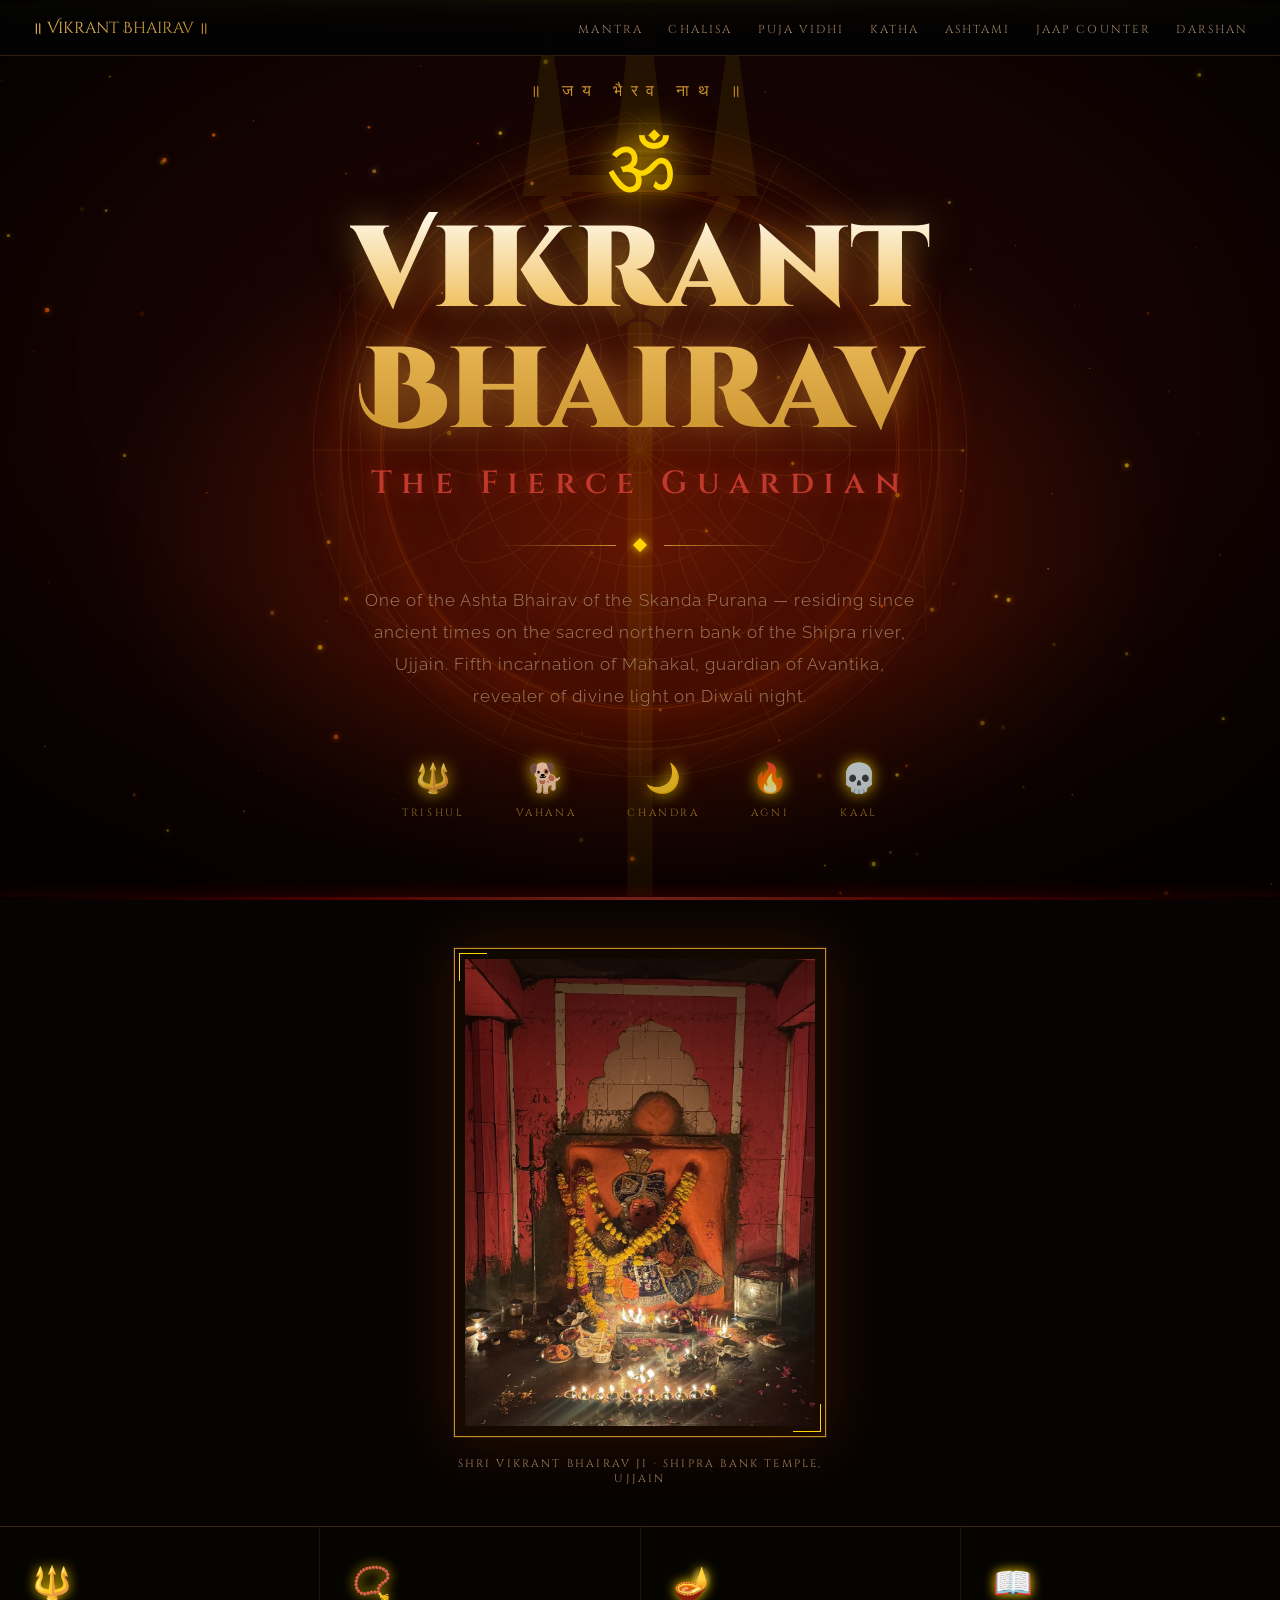
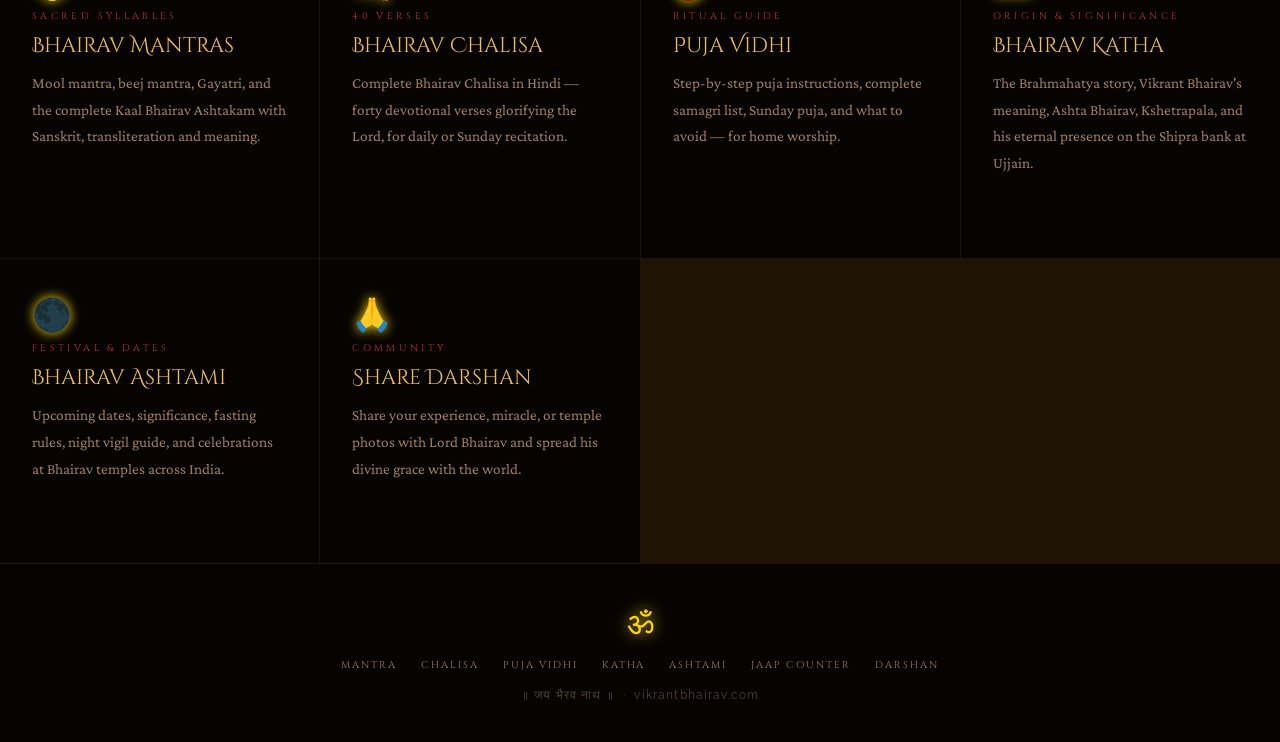
<file: index.html>
<!DOCTYPE html>
<html lang="en">
<head>
  <meta charset="UTF-8" />
  <meta name="viewport" content="width=device-width, initial-scale=1.0" />
  <title>Shri Vikrant Bhairav Ji Ujjain — Mantra, Katha, Puja Vidhi & Darshan</title>
  <meta name="description" content="Dedicated to Shri Vikrant Bhairav Ji of Ujjain — one of the Ashta Bhairav of Skanda Purana, residing on the northern bank of Shipra river. Mantras, chalisa, puja vidhi, katha and devotee darshan." />
  <meta name="keywords" content="Vikrant Bhairav, Vikrant Bhairav Ujjain, Shri Vikrant Bhairav Ji, Ashta Bhairav Ujjain, Bhairav Shipra river, Bhairav mantra, Bhairav chalisa, Bhairav puja vidhi, Bhairav katha, Kaal Bhairav, Bhairav ashtami, Ujjain Bhairav temple" />
  <meta name="author" content="vikrantbhairav.com" />
  <meta name="robots" content="index, follow" />
  <link rel="canonical" href="https://vikrantbhairav.com/" />

  <!-- Open Graph -->
  <meta property="og:type" content="website" />
  <meta property="og:url" content="https://vikrantbhairav.com/" />
  <meta property="og:title" content="Shri Vikrant Bhairav Ji Ujjain — Mantra, Katha & Darshan" />
  <meta property="og:description" content="Sacred space for Shri Vikrant Bhairav Ji of Ujjain — one of the Ashta Bhairav of Skanda Purana, on the northern bank of Shipra river. Mantras, chalisa, puja vidhi, katha and darshan." />
  <meta property="og:image" content="https://vikrantbhairav.com/og-image.jpg" />

  <!-- Twitter Card -->
  <meta name="twitter:card" content="summary_large_image" />
  <meta name="twitter:title" content="Vikrant Bhairav — Lord Bhairav Mantra, Katha & Darshan" />
  <meta name="twitter:description" content="Mantras, chalisa, puja vidhi, katha, and devotee darshan for Lord Vikrant Bhairav." />

  <!-- Schema.org structured data -->
  <script type="application/ld+json">
  {
    "@context": "https://schema.org",
    "@type": "WebSite",
    "name": "Shri Vikrant Bhairav Ji — Ujjain",
    "url": "https://vikrantbhairav.com",
    "description": "Dedicated to Shri Vikrant Bhairav Ji of Ujjain — one of the Ashta Bhairav of Skanda Purana, residing on the northern bank of the Shipra river. Mantras, chalisa, puja vidhi, katha and devotee experiences.",
    "inLanguage": ["en", "hi"],
    "about": {
      "@type": "LandmarksOrHistoricalBuildings",
      "name": "Shri Vikrant Bhairav Ji Temple",
      "address": {
        "@type": "PostalAddress",
        "addressLocality": "Ujjain",
        "addressRegion": "Madhya Pradesh",
        "addressCountry": "IN"
      }
    }
  }
  </script>

  <link rel="preconnect" href="https://fonts.googleapis.com" />
  <link href="https://fonts.googleapis.com/css2?family=Cinzel+Decorative:wght@400;700;900&family=Cinzel:wght@400;600;700&family=Cormorant+Garamond:wght@400;500;600;700&family=Crimson+Pro:wght@300;400;500;600&family=Raleway:wght@300;400;500&display=swap" rel="stylesheet" />
  <link rel="stylesheet" href="style.css" />
  <style>
    /* ── HOME-ONLY STYLES ── */
    .site-nav { position: fixed; }

    .content-grid {
      position: relative;
      z-index: 2;
      display: grid;
      grid-template-columns: repeat(auto-fill, minmax(260px, 1fr));
      gap: 1px;
      background: rgba(200,144,42,0.12);
      border-top: 1px solid rgba(200,144,42,0.15);
    }
    .content-card {
      background: #060400;
      padding: 2.5rem 2rem;
      text-decoration: none;
      display: flex;
      flex-direction: column;
      gap: 0.7rem;
      transition: background 0.3s ease;
      position: relative;
      overflow: hidden;
    }
    .content-card::before {
      content: '';
      position: absolute;
      top: 0; left: 0;
      width: 100%; height: 2px;
      background: linear-gradient(90deg, var(--gold), transparent);
      transform: scaleX(0);
      transform-origin: left;
      transition: transform 0.4s ease;
    }
    .content-card:hover { background: #0d0800; }
    .content-card:hover::before { transform: scaleX(1); }
    .card-icon {
      font-size: 2rem;
      filter: drop-shadow(0 0 6px var(--gold-glow));
      line-height: 1;
    }
    .card-label {
      font-family: var(--font-label);
      font-size: 0.6rem;
      letter-spacing: 0.35em;
      color: var(--crimson);
      text-transform: uppercase;
    }
    .card-title {
      font-family: var(--font-display);
      font-size: clamp(1rem, 2.5vw, 1.3rem);
      color: var(--gold-light);
      line-height: 1.2;
    }
    .card-desc {
      font-family: var(--font-body);
      font-size: 0.95rem;
      color: var(--text-dim);
      line-height: 1.75;
    }
    .card-arrow {
      font-family: var(--font-label);
      font-size: 0.62rem;
      letter-spacing: 0.25em;
      color: var(--gold);
      text-transform: uppercase;
      margin-top: auto;
      padding-top: 1rem;
      opacity: 0;
      transform: translateX(-6px);
      transition: opacity 0.3s, transform 0.3s;
    }
    .content-card:hover .card-arrow { opacity: 1; transform: translateX(0); }

    /* ── DARSHAN IMAGE ── */
    .darshan-feature {
      position: relative;
      z-index: 2;
      max-width: 420px;
      margin: 0 auto;
      padding: 3rem 1.5rem 2.5rem;
      text-align: center;
    }
    .darshan-frame {
      position: relative;
      border: 1px solid var(--gold);
      box-shadow:
        0 0 0 1px rgba(200,144,42,0.15),
        0 0 60px 6px rgba(200,80,0,0.18);
      padding: 10px;
      background: linear-gradient(145deg, #0e0800, #1a0a00);
    }
    .darshan-frame::before,
    .darshan-frame::after {
      content: '';
      position: absolute;
      width: 28px; height: 28px;
      border-color: var(--gold-glow);
      border-style: solid;
      z-index: 2;
      pointer-events: none;
    }
    .darshan-frame::before { top: 4px; left: 4px; border-width: 1px 0 0 1px; }
    .darshan-frame::after  { bottom: 4px; right: 4px; border-width: 0 1px 1px 0; }
    .darshan-frame img {
      display: block;
      width: 100%;
      height: auto;
    }
    .darshan-caption {
      margin-top: 1.2rem;
      font-family: var(--font-label);
      font-size: 0.68rem;
      letter-spacing: 0.2em;
      color: var(--text-dim);
      text-transform: uppercase;
    }
  </style>
  <style>
    /* ─── CANVAS PARTICLE BG ─── */
    #particle-canvas {
      position: fixed;
      inset: 0;
      z-index: 0;
      pointer-events: none;
    }

    /* ─── MAIN HERO ─── */
    .hero {
      position: relative;
      min-height: 100vh;
      display: flex;
      flex-direction: column;
      align-items: center;
      justify-content: center;
      z-index: 1;
      overflow: hidden;
    }

    /* Radial fire glow behind center */
    .hero::before {
      content: '';
      position: absolute;
      inset: 0;
      background:
        radial-gradient(ellipse 60% 55% at 50% 60%, rgba(180,40,0,0.45) 0%, transparent 70%),
        radial-gradient(ellipse 80% 80% at 50% 50%, rgba(100,10,10,0.3) 0%, transparent 100%);
      pointer-events: none;
    }

    /* Top ornamental line */
    .top-line {
      position: absolute;
      top: 0; left: 0; right: 0;
      height: 3px;
      background: linear-gradient(90deg, transparent, var(--gold), var(--gold-glow), var(--gold), transparent);
      box-shadow: 0 0 18px 4px var(--gold-glow);
    }

    /* ─── SVG MANDALA ─── */
    .mandala-wrap {
      position: absolute;
      top: 50%; left: 50%;
      transform: translate(-50%, -50%);
      width: min(700px, 92vw);
      height: min(700px, 92vw);
      opacity: 0.13;
      animation: mandala-spin 60s linear infinite;
      pointer-events: none;
    }
    @keyframes mandala-spin { to { transform: translate(-50%,-50%) rotate(360deg); } }

    /* ─── TRIDENT SVG ─── */
    .trident-wrap {
      position: absolute;
      top: 50%; left: 50%;
      transform: translate(-50%, -52%);
      width: min(420px, 75vw);
      opacity: 0.07;
      pointer-events: none;
      animation: float-pulse 6s ease-in-out infinite;
    }
    @keyframes float-pulse {
      0%,100% { transform: translate(-50%,-52%) translateY(0) scale(1); opacity: 0.07; }
      50% { transform: translate(-50%,-52%) translateY(-18px) scale(1.02); opacity: 0.11; }
    }

    /* ─── FLAME RING ─── */
    .flame-ring {
      position: absolute;
      top: 50%; left: 50%;
      transform: translate(-50%, -50%);
      width: min(520px, 88vw);
      height: min(520px, 88vw);
      border-radius: 50%;
      border: 2px solid rgba(200,80,0,0.25);
      box-shadow:
        0 0 40px 8px rgba(200,60,0,0.18),
        inset 0 0 60px 10px rgba(180,40,0,0.12);
      animation: ring-pulse 4s ease-in-out infinite;
      pointer-events: none;
    }
    .flame-ring-2 {
      width: min(600px, 95vw);
      height: min(600px, 95vw);
      border-color: rgba(200,144,40,0.12);
      animation-delay: 2s;
      animation-duration: 5s;
    }
    @keyframes ring-pulse {
      0%,100% { opacity: 0.6; transform: translate(-50%,-50%) scale(1); }
      50% { opacity: 1; transform: translate(-50%,-50%) scale(1.025); }
    }

    /* ─── HERO CONTENT ─── */
    .hero-content {
      position: relative;
      z-index: 2;
      text-align: center;
      padding: 2rem;
    }

    .sanskrit-top {
      font-family: 'Cinzel', serif;
      font-size: clamp(0.7rem, 1.8vw, 1rem);
      letter-spacing: 0.55em;
      color: var(--gold);
      text-transform: uppercase;
      margin-bottom: 1.4rem;
      opacity: 0;
      animation: fade-down 1s ease forwards 0.4s;
    }

    .om-symbol {
      display: block;
      font-size: clamp(2.5rem, 7vw, 5rem);
      color: var(--gold-glow);
      text-shadow: 0 0 30px var(--gold-glow), 0 0 60px rgba(255,200,0,0.4);
      margin-bottom: 0.5rem;
      opacity: 0;
      animation: fade-down 1s ease forwards 0.7s;
      line-height: 1;
    }

    .hero-title {
      font-family: 'Cinzel Decorative', serif;
      font-size: clamp(2.8rem, 9vw, 7.5rem);
      font-weight: 900;
      line-height: 1.05;
      background: linear-gradient(180deg, #fff8e8 0%, var(--gold-light) 40%, var(--gold) 100%);
      -webkit-background-clip: text;
      -webkit-text-fill-color: transparent;
      background-clip: text;
      filter: drop-shadow(0 0 18px rgba(200,144,42,0.6));
      opacity: 0;
      animation: fade-up 1.2s cubic-bezier(0.16,1,0.3,1) forwards 1s;
    }

    .hero-sub {
      font-family: 'Cinzel', serif;
      font-size: clamp(1.1rem, 3.5vw, 2rem);
      font-weight: 600;
      letter-spacing: 0.3em;
      color: var(--crimson);
      text-shadow: 0 0 18px rgba(192,57,43,0.6);
      margin-top: 0.5rem;
      opacity: 0;
      animation: fade-up 1s ease forwards 1.5s;
    }

    .divider {
      display: flex;
      align-items: center;
      gap: 1.2rem;
      justify-content: center;
      margin: 2.2rem auto;
      opacity: 0;
      animation: fade-up 1s ease forwards 1.8s;
    }
    .divider-line {
      height: 1px;
      width: min(120px, 25vw);
      background: linear-gradient(90deg, transparent, var(--gold));
    }
    .divider-line:last-child {
      background: linear-gradient(90deg, var(--gold), transparent);
    }
    .divider-diamond {
      width: 10px; height: 10px;
      background: var(--gold-glow);
      transform: rotate(45deg);
      box-shadow: 0 0 10px var(--gold-glow);
    }

    .hero-desc {
      max-width: 560px;
      margin: 0 auto;
      font-size: clamp(0.85rem, 2vw, 1.05rem);
      font-weight: 300;
      line-height: 1.9;
      color: var(--text-dim);
      letter-spacing: 0.06em;
      opacity: 0;
      animation: fade-up 1s ease forwards 2.1s;
    }

    /* ─── ATTRIBUTES ROW ─── */
    .attrs {
      display: flex;
      gap: clamp(1.5rem, 4vw, 3.5rem);
      justify-content: center;
      margin-top: 3rem;
      flex-wrap: wrap;
      opacity: 0;
      animation: fade-up 1s ease forwards 2.4s;
    }
    .attr-item {
      text-align: center;
      cursor: default;
    }
    .attr-icon {
      font-size: 1.8rem;
      display: block;
      margin-bottom: 0.4rem;
      filter: drop-shadow(0 0 8px var(--gold-glow));
      transition: transform 0.3s ease;
    }
    .attr-item:hover .attr-icon { transform: scale(1.3); }
    .attr-label {
      font-family: 'Cinzel', serif;
      font-size: 0.65rem;
      letter-spacing: 0.25em;
      color: var(--gold);
      text-transform: uppercase;
    }

    /* ─── BOTTOM ORNAMENT ─── */
    .bottom-line {
      position: absolute;
      bottom: 0; left: 0; right: 0;
      height: 3px;
      background: linear-gradient(90deg, transparent, var(--deep-red), var(--crimson), var(--deep-red), transparent);
      box-shadow: 0 0 14px 3px rgba(180,0,0,0.5);
    }

    /* ─── KEYFRAMES ─── */
    @keyframes fade-down {
      from { opacity: 0; transform: translateY(-20px); }
      to   { opacity: 1; transform: translateY(0); }
    }
    @keyframes fade-up {
      from { opacity: 0; transform: translateY(28px); }
      to   { opacity: 1; transform: translateY(0); }
    }
    @keyframes fade-in {
      from { opacity: 0; }
      to   { opacity: 1; }
    }

    /* ─── RESPONSIVE ─── */
    @media (max-width: 480px) {
      .attrs { gap: 1.5rem; }
    }
  </style>
</head>
<body>

<!-- NAV -->
<nav class="site-nav">
  <a class="nav-logo" href="/">॥ Vikrant Bhairav ॥</a>
  <ul class="nav-links">
    <li><a href="mantra.html">Mantra</a></li>
    <li><a href="chalisa.html">Chalisa</a></li>
    <li><a href="puja-vidhi.html">Puja Vidhi</a></li>
    <li><a href="katha.html">Katha</a></li>
    <li><a href="bhairav-ashtami.html">Ashtami</a></li>
    <li><a href="jaap-counter.html">Jaap Counter</a></li>
    <li><a href="darshan.html">Darshan</a></li>
  </ul>
</nav>

<!-- PARTICLE CANVAS -->
<canvas id="particle-canvas"></canvas>

<!-- HERO PAGE -->
<section class="hero">
  <div class="top-line"></div>

  <!-- Mandala SVG background -->
  <div class="mandala-wrap">
    <svg viewBox="0 0 600 600" xmlns="http://www.w3.org/2000/svg" fill="none">
      <g stroke="#c8902a" stroke-width="0.8">
        <!-- Outer petals -->
        <circle cx="300" cy="300" r="280"/>
        <circle cx="300" cy="300" r="250"/>
        <circle cx="300" cy="300" r="220"/>
        <circle cx="300" cy="300" r="180"/>
        <circle cx="300" cy="300" r="140"/>
        <circle cx="300" cy="300" r="100"/>
        <circle cx="300" cy="300" r="60"/>
        <circle cx="300" cy="300" r="20"/>
        <!-- Radial lines -->
        <line x1="300" y1="20" x2="300" y2="580"/>
        <line x1="20" y1="300" x2="580" y2="300"/>
        <line x1="100" y1="100" x2="500" y2="500"/>
        <line x1="500" y1="100" x2="100" y2="500"/>
        <line x1="54" y1="181" x2="546" y2="419"/>
        <line x1="546" y1="181" x2="54" y2="419"/>
        <line x1="181" y1="54" x2="419" y2="546"/>
        <line x1="419" y1="54" x2="181" y2="546"/>
        <!-- Star of David pattern -->
        <polygon points="300,30 557,165 557,435 300,570 43,435 43,165" stroke="#c8902a" stroke-width="0.5"/>
        <polygon points="300,570 557,435 557,165 300,30 43,165 43,435" stroke="#c8902a" stroke-width="0.5" transform="rotate(60 300 300)"/>
        <!-- Lotus petals (simplified) -->
        <ellipse cx="300" cy="170" rx="22" ry="50" transform="rotate(0 300 300)"/>
        <ellipse cx="300" cy="170" rx="22" ry="50" transform="rotate(30 300 300)"/>
        <ellipse cx="300" cy="170" rx="22" ry="50" transform="rotate(60 300 300)"/>
        <ellipse cx="300" cy="170" rx="22" ry="50" transform="rotate(90 300 300)"/>
        <ellipse cx="300" cy="170" rx="22" ry="50" transform="rotate(120 300 300)"/>
        <ellipse cx="300" cy="170" rx="22" ry="50" transform="rotate(150 300 300)"/>
        <ellipse cx="300" cy="170" rx="22" ry="50" transform="rotate(180 300 300)"/>
        <ellipse cx="300" cy="170" rx="22" ry="50" transform="rotate(210 300 300)"/>
        <ellipse cx="300" cy="170" rx="22" ry="50" transform="rotate(240 300 300)"/>
        <ellipse cx="300" cy="170" rx="22" ry="50" transform="rotate(270 300 300)"/>
        <ellipse cx="300" cy="170" rx="22" ry="50" transform="rotate(300 300 300)"/>
        <ellipse cx="300" cy="170" rx="22" ry="50" transform="rotate(330 300 300)"/>
      </g>
    </svg>
  </div>

  <!-- Trident / Trishul SVG -->
  <div class="trident-wrap">
    <svg viewBox="0 0 200 500" xmlns="http://www.w3.org/2000/svg" fill="none">
      <g fill="#ffd700">
        <!-- Main staff -->
        <rect x="94" y="200" width="12" height="280" rx="3"/>
        <!-- Center prong -->
        <polygon points="100,20 88,120 112,120"/>
        <!-- Left prong -->
        <polygon points="56,50 44,140 68,140"/>
        <line x1="56" y1="140" x2="94" y2="200" stroke="#ffd700" stroke-width="10"/>
        <!-- Right prong -->
        <polygon points="144,50 132,140 156,140"/>
        <line x1="144" y1="140" x2="106" y2="200" stroke="#ffd700" stroke-width="10"/>
        <!-- Cross bar -->
        <rect x="50" y="130" width="100" height="8" rx="3"/>
        <!-- Base -->
        <polygon points="88,475 112,475 108,490 92,490"/>
      </g>
    </svg>
  </div>

  <!-- Flame rings -->
  <div class="flame-ring"></div>
  <div class="flame-ring flame-ring-2"></div>

  <!-- Content -->
  <div class="hero-content">
    <p class="sanskrit-top">॥ जय भैरव नाथ ॥</p>
    <span class="om-symbol">ॐ</span>

    <h1 class="hero-title">Vikrant<br/>Bhairav</h1>
    <p class="hero-sub">The Fierce Guardian</p>

    <div class="divider">
      <div class="divider-line"></div>
      <div class="divider-diamond"></div>
      <div class="divider-line"></div>
    </div>

    <p class="hero-desc">
      One of the Ashta Bhairav of the Skanda Purana — residing since ancient times on the sacred northern bank of the Shipra river, Ujjain. Fifth incarnation of Mahakal, guardian of Avantika, revealer of divine light on Diwali night.
    </p>

    <div class="attrs">
      <div class="attr-item">
        <span class="attr-icon">🔱</span>
        <span class="attr-label">Trishul</span>
      </div>
      <div class="attr-item">
        <span class="attr-icon">🐕</span>
        <span class="attr-label">Vahana</span>
      </div>
      <div class="attr-item">
        <span class="attr-icon">🌙</span>
        <span class="attr-label">Chandra</span>
      </div>
      <div class="attr-item">
        <span class="attr-icon">🔥</span>
        <span class="attr-label">Agni</span>
      </div>
      <div class="attr-item">
        <span class="attr-icon">💀</span>
        <span class="attr-label">Kaal</span>
      </div>
    </div>
  </div>

  <div class="bottom-line"></div>
</section>

<!-- DARSHAN IMAGE -->
<section class="darshan-feature">
  <div class="darshan-frame">
    <img src="vikrant-bhairav-darshan.jpg" alt="Shri Vikrant Bhairav Ji — live darshan at the Shipra bank temple, Ujjain" loading="lazy" />
  </div>
  <p class="darshan-caption">Shri Vikrant Bhairav Ji &middot; Shipra Bank Temple, Ujjain</p>
</section>

<!-- CONTENT GRID -->
<div class="content-grid">
  <a class="content-card" href="mantra.html">
    <span class="card-icon">🔱</span>
    <span class="card-label">Sacred Syllables</span>
    <span class="card-title">Bhairav Mantras</span>
    <p class="card-desc">Mool mantra, beej mantra, Gayatri, and the complete Kaal Bhairav Ashtakam with Sanskrit, transliteration and meaning.</p>
    <span class="card-arrow">Explore Mantras →</span>
  </a>
  <a class="content-card" href="chalisa.html">
    <span class="card-icon">📿</span>
    <span class="card-label">40 Verses</span>
    <span class="card-title">Bhairav Chalisa</span>
    <p class="card-desc">Complete Bhairav Chalisa in Hindi — forty devotional verses glorifying the Lord, for daily or Sunday recitation.</p>
    <span class="card-arrow">Read Chalisa →</span>
  </a>
  <a class="content-card" href="puja-vidhi.html">
    <span class="card-icon">🪔</span>
    <span class="card-label">Ritual Guide</span>
    <span class="card-title">Puja Vidhi</span>
    <p class="card-desc">Step-by-step puja instructions, complete samagri list, Sunday puja, and what to avoid — for home worship.</p>
    <span class="card-arrow">Learn Puja →</span>
  </a>
  <a class="content-card" href="katha.html">
    <span class="card-icon">📖</span>
    <span class="card-label">Origin & Significance</span>
    <span class="card-title">Bhairav Katha</span>
    <p class="card-desc">The Brahmahatya story, Vikrant Bhairav's meaning, Ashta Bhairav, Kshetrapala, and his eternal presence on the Shipra bank at Ujjain.</p>
    <span class="card-arrow">Read Katha →</span>
  </a>
  <a class="content-card" href="bhairav-ashtami.html">
    <span class="card-icon">🌑</span>
    <span class="card-label">Festival & Dates</span>
    <span class="card-title">Bhairav Ashtami</span>
    <p class="card-desc">Upcoming dates, significance, fasting rules, night vigil guide, and celebrations at Bhairav temples across India.</p>
    <span class="card-arrow">View Dates →</span>
  </a>
  <a class="content-card" href="darshan.html">
    <span class="card-icon">🙏</span>
    <span class="card-label">Community</span>
    <span class="card-title">Share Darshan</span>
    <p class="card-desc">Share your experience, miracle, or temple photos with Lord Bhairav and spread his divine grace with the world.</p>
    <span class="card-arrow">Share Now →</span>
  </a>
</div>

<!-- FOOTER -->
<footer class="site-footer">
  <span class="footer-om">ॐ</span>
  <div class="footer-links">
    <a href="mantra.html">Mantra</a>
    <a href="chalisa.html">Chalisa</a>
    <a href="puja-vidhi.html">Puja Vidhi</a>
    <a href="katha.html">Katha</a>
    <a href="bhairav-ashtami.html">Ashtami</a>
    <a href="jaap-counter.html">Jaap Counter</a>
    <a href="darshan.html">Darshan</a>
  </div>
  <p class="footer-copy">॥ जय भैरव नाथ ॥ &nbsp;·&nbsp; vikrantbhairav.com</p>
</footer>

<script>
/* ── PARTICLE SYSTEM ── */
(function(){
  const canvas = document.getElementById('particle-canvas');
  const ctx = canvas.getContext('2d');
  let W, H, particles = [];

  function resize(){
    W = canvas.width = window.innerWidth;
    H = canvas.height = window.innerHeight;
  }
  resize();
  window.addEventListener('resize', () => { resize(); initParticles(); });

  class Particle {
    constructor(){
      this.reset(true);
    }
    reset(init){
      this.x = Math.random() * W;
      this.y = init ? Math.random() * H : H + 10;
      this.size = Math.random() * 2 + 0.4;
      this.speedY = -(Math.random() * 0.6 + 0.2);
      this.speedX = (Math.random() - 0.5) * 0.4;
      this.life = Math.random();
      this.maxLife = Math.random() * 0.6 + 0.4;
      this.color = Math.random() < 0.5 ? 'gold' : (Math.random() < 0.5 ? '#c8902a' : '#ff6a00');
    }
    update(){
      this.x += this.speedX;
      this.y += this.speedY;
      this.life += 0.003;
      if(this.life > this.maxLife || this.y < -10) this.reset(false);
    }
    draw(){
      const alpha = Math.sin((this.life / this.maxLife) * Math.PI) * 0.7;
      ctx.save();
      ctx.globalAlpha = alpha;
      ctx.fillStyle = this.color;
      ctx.shadowColor = this.color;
      ctx.shadowBlur = 6;
      ctx.beginPath();
      ctx.arc(this.x, this.y, this.size, 0, Math.PI * 2);
      ctx.fill();
      ctx.restore();
    }
  }

  function initParticles(){
    particles = Array.from({length: 180}, () => new Particle());
  }

  function loop(){
    ctx.clearRect(0, 0, W, H);
    particles.forEach(p => { p.update(); p.draw(); });
    requestAnimationFrame(loop);
  }

  initParticles();
  loop();
})();

/* ── MOUSE PARALLAX ── */
document.addEventListener('mousemove', e => {
  const xRatio = (e.clientX / window.innerWidth - 0.5) * 2;
  const yRatio = (e.clientY / window.innerHeight - 0.5) * 2;
  const mandala = document.querySelector('.mandala-wrap');
  const ring = document.querySelector('.flame-ring');
  if(mandala) mandala.style.transform = `translate(calc(-50% + ${xRatio * 12}px), calc(-50% + ${yRatio * 12}px))`;
  if(ring) ring.style.transform = `translate(calc(-50% + ${xRatio * 6}px), calc(-50% + ${yRatio * 6}px))`;
});
</script>
</body>
</html>
</file>
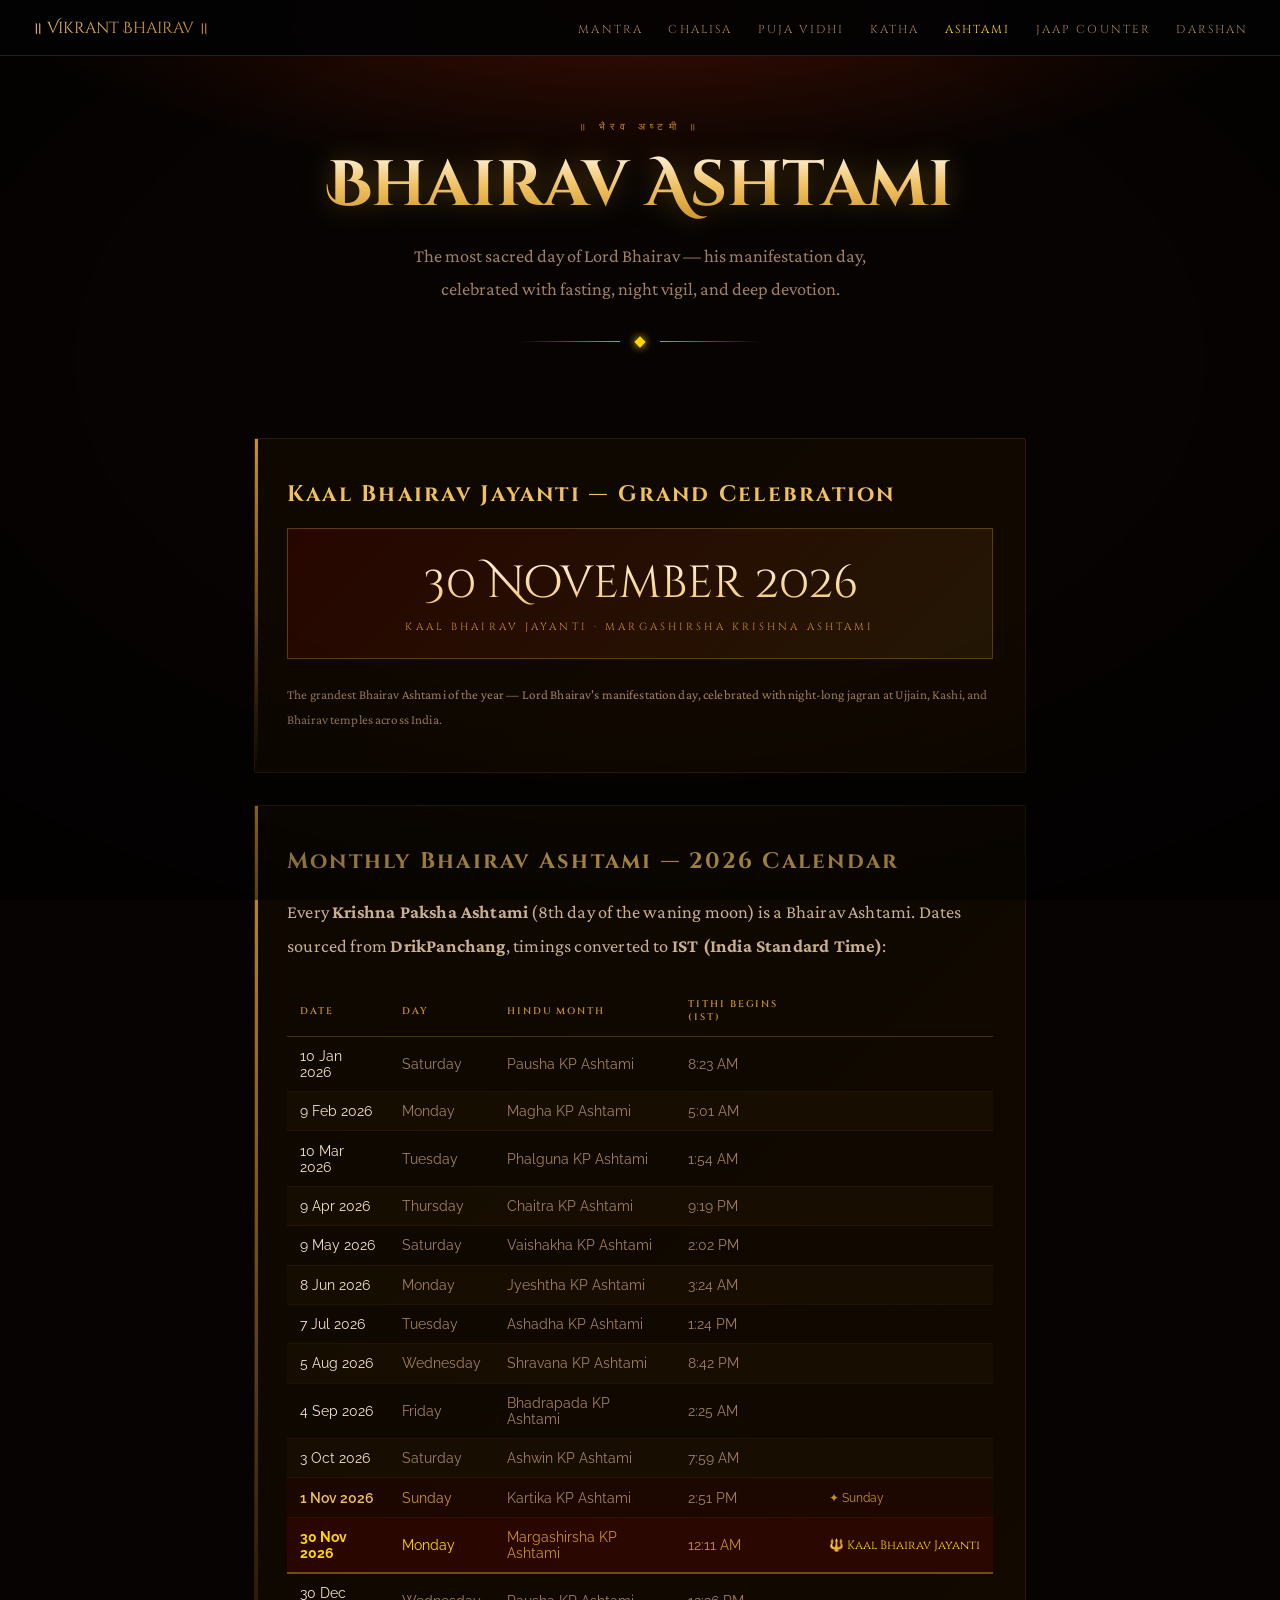
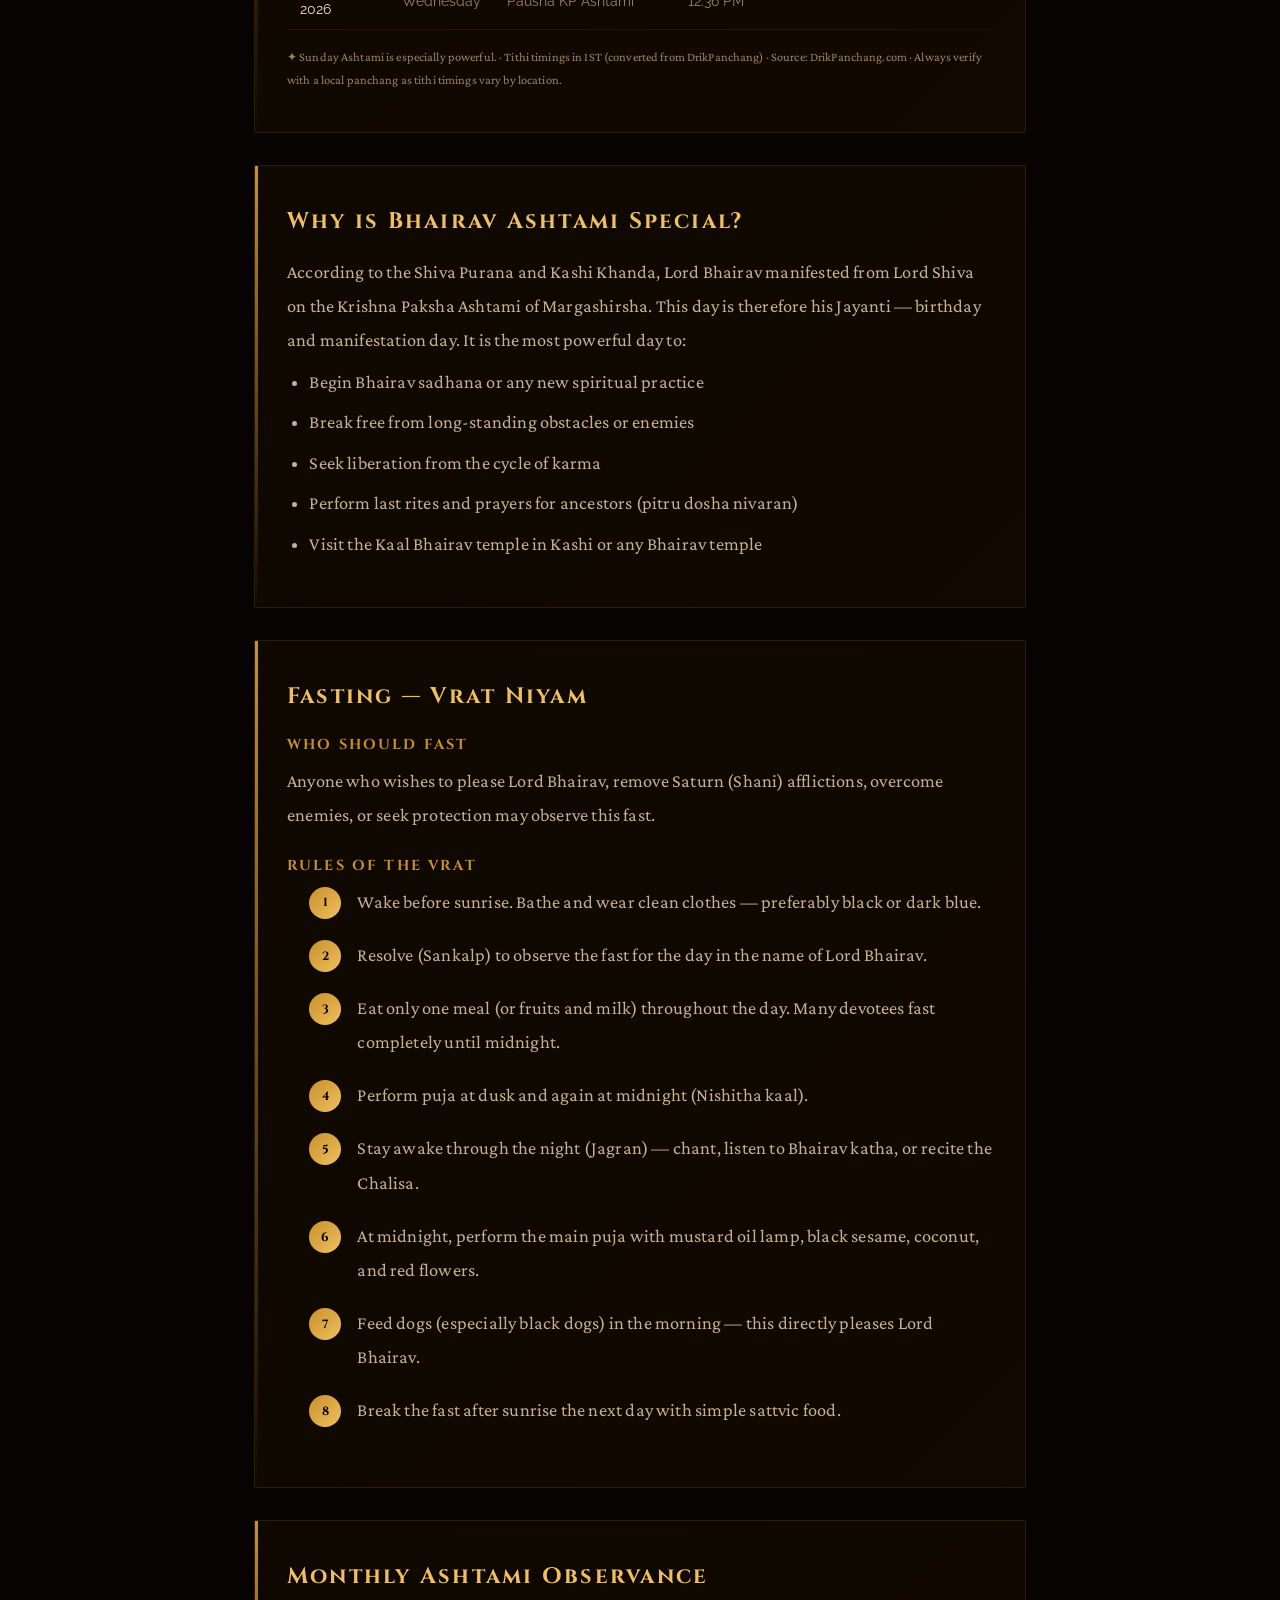
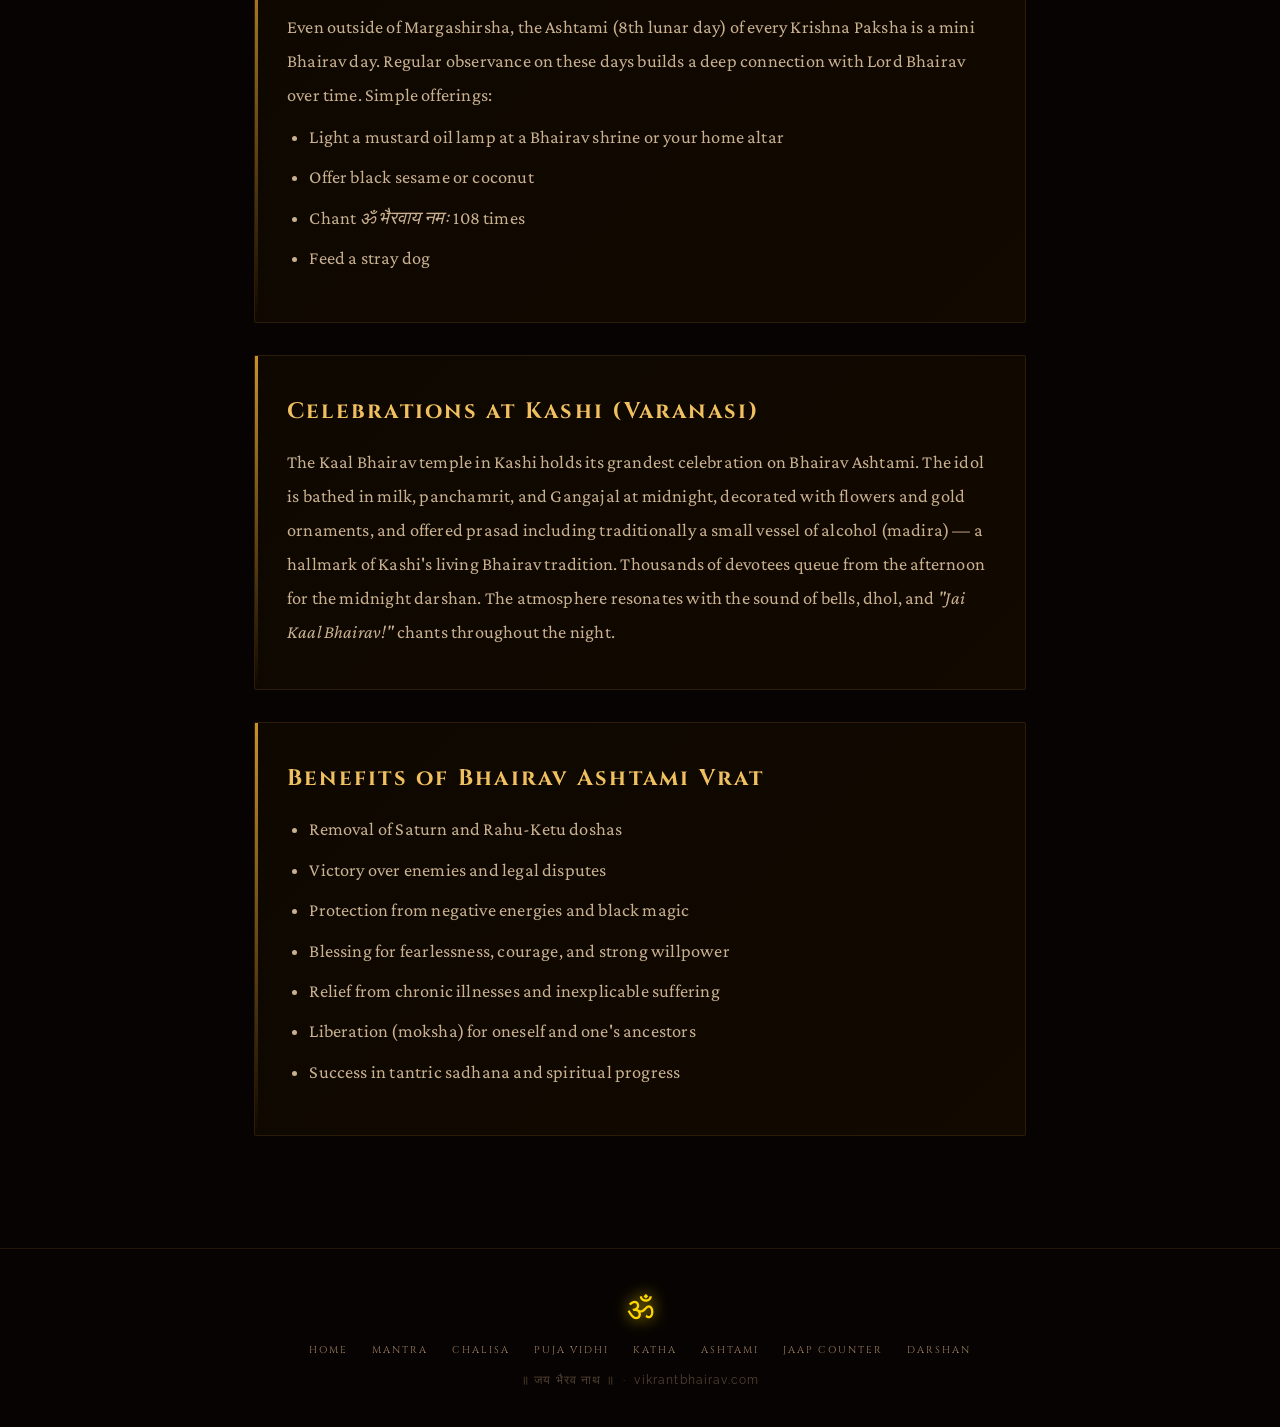
<file: bhairav-ashtami.html>
<!DOCTYPE html>
<html lang="en">
<head>
  <meta charset="UTF-8" />
  <meta name="viewport" content="width=device-width, initial-scale=1.0" />
  <title>Bhairav Ashtami 2026 — Date, Significance & Puja | Vikrant Bhairav</title>
  <meta name="description" content="Bhairav Ashtami 2026 — all 12 monthly Krishna Paksha Ashtami dates, Kaal Bhairav Jayanti date, fasting rules, and complete puja vidhi for Lord Bhairav." />
  <link rel="canonical" href="https://vikrantbhairav.com/bhairav-ashtami.html" />

  <meta property="og:type" content="website" />
  <meta property="og:url" content="https://vikrantbhairav.com/bhairav-ashtami.html" />
  <meta property="og:title" content="Bhairav Ashtami 2026 — Date, Significance & Puja | Vikrant Bhairav" />
  <meta property="og:description" content="Bhairav Ashtami 2026 — all 12 monthly Krishna Paksha Ashtami dates, Kaal Bhairav Jayanti date, fasting rules, and complete puja vidhi for Lord Bhairav." />
  <meta property="og:image" content="https://vikrantbhairav.com/og-image.jpg" />
  <meta name="twitter:card" content="summary_large_image" />
  <meta name="twitter:title" content="Bhairav Ashtami 2026 — Date, Significance & Puja" />
  <meta name="twitter:description" content="All 12 monthly Krishna Paksha Ashtami dates, Kaal Bhairav Jayanti date, fasting rules, and puja vidhi." />

  <link rel="preconnect" href="https://fonts.googleapis.com" />
  <link href="https://fonts.googleapis.com/css2?family=Cinzel+Decorative:wght@400;700;900&family=Cinzel:wght@400;600;700&family=Cormorant+Garamond:wght@400;500;600;700&family=Crimson+Pro:wght@300;400;500;600&family=Raleway:wght@300;400;500&display=swap" rel="stylesheet" />
  <link rel="stylesheet" href="style.css" />
  <style>
    .date-card {
      background: linear-gradient(135deg, rgba(139,0,0,0.2), rgba(200,144,42,0.1));
      border: 1px solid rgba(200,144,42,0.35);
      padding: 1.5rem 2rem;
      text-align: center;
      margin-bottom: 1.5rem;
    }
    .date-card .date-big {
      font-family: 'Cinzel Decorative', serif;
      font-size: clamp(1.6rem, 5vw, 2.8rem);
      background: linear-gradient(180deg, #fff8e8, var(--gold-light));
      -webkit-background-clip: text;
      -webkit-text-fill-color: transparent;
      background-clip: text;
      display: block;
    }
    .date-card .date-label {
      font-family: 'Cinzel', serif;
      font-size: 0.65rem;
      letter-spacing: 0.3em;
      color: var(--gold);
      text-transform: uppercase;
      margin-top: 0.4rem;
      display: block;
    }
  </style>
</head>
<body>

<nav class="site-nav">
  <a class="nav-logo" href="/">॥ Vikrant Bhairav ॥</a>
  <ul class="nav-links">
    <li><a href="mantra.html">Mantra</a></li>
    <li><a href="chalisa.html">Chalisa</a></li>
    <li><a href="puja-vidhi.html">Puja Vidhi</a></li>
    <li><a href="katha.html">Katha</a></li>
    <li><a href="bhairav-ashtami.html" class="active">Ashtami</a></li>
    <li><a href="jaap-counter.html">Jaap Counter</a></li>
    <li><a href="darshan.html">Darshan</a></li>
  </ul>
</nav>

<header class="page-header">
  <span class="page-header-label">॥ भैरव अष्टमी ॥</span>
  <h1>Bhairav Ashtami</h1>
  <p>The most sacred day of Lord Bhairav — his manifestation day, celebrated with fasting, night vigil, and deep devotion.</p>
  <div class="gold-divider">
    <div class="gold-divider-line"></div>
    <div class="gold-divider-gem"></div>
    <div class="gold-divider-line"></div>
  </div>
</header>

<main class="content-wrap">

  <div class="content-section">
    <h2>Kaal Bhairav Jayanti — Grand Celebration</h2>
    <div class="date-card">
      <span class="date-big">30 November 2026</span>
      <span class="date-label">Kaal Bhairav Jayanti · Margashirsha Krishna Ashtami</span>
    </div>
    <p style="color:var(--text-dim);font-size:0.82rem;margin-top:0.5rem;">The grandest Bhairav Ashtami of the year — Lord Bhairav's manifestation day, celebrated with night-long jagran at Ujjain, Kashi, and Bhairav temples across India.</p>
  </div>

  <div class="content-section">
    <h2>Monthly Bhairav Ashtami — 2026 Calendar</h2>
    <p>Every <strong>Krishna Paksha Ashtami</strong> (8th day of the waning moon) is a Bhairav Ashtami. Dates sourced from <strong>DrikPanchang</strong>, timings converted to <strong>IST (India Standard Time)</strong>:</p>

    <div style="margin-top:1.5rem;overflow-x:auto;">
      <table style="width:100%;border-collapse:collapse;font-size:0.85rem;">
        <thead>
          <tr style="border-bottom:1px solid rgba(200,144,42,0.3);">
            <th style="text-align:left;padding:0.7rem 0.8rem;font-family:'Cinzel',serif;font-size:0.6rem;letter-spacing:0.2em;color:var(--gold);font-weight:600;text-transform:uppercase;">Date</th>
            <th style="text-align:left;padding:0.7rem 0.8rem;font-family:'Cinzel',serif;font-size:0.6rem;letter-spacing:0.2em;color:var(--gold);font-weight:600;text-transform:uppercase;">Day</th>
            <th style="text-align:left;padding:0.7rem 0.8rem;font-family:'Cinzel',serif;font-size:0.6rem;letter-spacing:0.2em;color:var(--gold);font-weight:600;text-transform:uppercase;">Hindu Month</th>
            <th style="text-align:left;padding:0.7rem 0.8rem;font-family:'Cinzel',serif;font-size:0.6rem;letter-spacing:0.2em;color:var(--gold);font-weight:600;text-transform:uppercase;">Tithi Begins (IST)</th>
            <th style="text-align:left;padding:0.7rem 0.8rem;font-family:'Cinzel',serif;font-size:0.6rem;letter-spacing:0.2em;color:var(--gold);font-weight:600;text-transform:uppercase;"></th>
          </tr>
        </thead>
        <tbody>
          <tr style="border-bottom:1px solid rgba(200,144,42,0.08);">
            <td style="padding:0.7rem 0.8rem;color:var(--text-light);">10 Jan 2026</td>
            <td style="padding:0.7rem 0.8rem;color:var(--text-dim);">Saturday</td>
            <td style="padding:0.7rem 0.8rem;color:var(--text-dim);">Pausha KP Ashtami</td>
            <td style="padding:0.7rem 0.8rem;color:var(--text-dim);">8:23 AM</td>
            <td style="padding:0.7rem 0.8rem;"></td>
          </tr>
          <tr style="border-bottom:1px solid rgba(200,144,42,0.08);background:rgba(200,144,42,0.03);">
            <td style="padding:0.7rem 0.8rem;color:var(--text-light);">9 Feb 2026</td>
            <td style="padding:0.7rem 0.8rem;color:var(--text-dim);">Monday</td>
            <td style="padding:0.7rem 0.8rem;color:var(--text-dim);">Magha KP Ashtami</td>
            <td style="padding:0.7rem 0.8rem;color:var(--text-dim);">5:01 AM</td>
            <td style="padding:0.7rem 0.8rem;"></td>
          </tr>
          <tr style="border-bottom:1px solid rgba(200,144,42,0.08);">
            <td style="padding:0.7rem 0.8rem;color:var(--text-light);">10 Mar 2026</td>
            <td style="padding:0.7rem 0.8rem;color:var(--text-dim);">Tuesday</td>
            <td style="padding:0.7rem 0.8rem;color:var(--text-dim);">Phalguna KP Ashtami</td>
            <td style="padding:0.7rem 0.8rem;color:var(--text-dim);">1:54 AM</td>
            <td style="padding:0.7rem 0.8rem;"></td>
          </tr>
          <tr style="border-bottom:1px solid rgba(200,144,42,0.08);background:rgba(200,144,42,0.03);">
            <td style="padding:0.7rem 0.8rem;color:var(--text-light);">9 Apr 2026</td>
            <td style="padding:0.7rem 0.8rem;color:var(--text-dim);">Thursday</td>
            <td style="padding:0.7rem 0.8rem;color:var(--text-dim);">Chaitra KP Ashtami</td>
            <td style="padding:0.7rem 0.8rem;color:var(--text-dim);">9:19 PM</td>
            <td style="padding:0.7rem 0.8rem;"></td>
          </tr>
          <tr style="border-bottom:1px solid rgba(200,144,42,0.08);">
            <td style="padding:0.7rem 0.8rem;color:var(--text-light);">9 May 2026</td>
            <td style="padding:0.7rem 0.8rem;color:var(--text-dim);">Saturday</td>
            <td style="padding:0.7rem 0.8rem;color:var(--text-dim);">Vaishakha KP Ashtami</td>
            <td style="padding:0.7rem 0.8rem;color:var(--text-dim);">2:02 PM</td>
            <td style="padding:0.7rem 0.8rem;"></td>
          </tr>
          <tr style="border-bottom:1px solid rgba(200,144,42,0.08);background:rgba(200,144,42,0.03);">
            <td style="padding:0.7rem 0.8rem;color:var(--text-light);">8 Jun 2026</td>
            <td style="padding:0.7rem 0.8rem;color:var(--text-dim);">Monday</td>
            <td style="padding:0.7rem 0.8rem;color:var(--text-dim);">Jyeshtha KP Ashtami</td>
            <td style="padding:0.7rem 0.8rem;color:var(--text-dim);">3:24 AM</td>
            <td style="padding:0.7rem 0.8rem;"></td>
          </tr>
          <tr style="border-bottom:1px solid rgba(200,144,42,0.08);">
            <td style="padding:0.7rem 0.8rem;color:var(--text-light);">7 Jul 2026</td>
            <td style="padding:0.7rem 0.8rem;color:var(--text-dim);">Tuesday</td>
            <td style="padding:0.7rem 0.8rem;color:var(--text-dim);">Ashadha KP Ashtami</td>
            <td style="padding:0.7rem 0.8rem;color:var(--text-dim);">1:24 PM</td>
            <td style="padding:0.7rem 0.8rem;"></td>
          </tr>
          <tr style="border-bottom:1px solid rgba(200,144,42,0.08);background:rgba(200,144,42,0.03);">
            <td style="padding:0.7rem 0.8rem;color:var(--text-light);">5 Aug 2026</td>
            <td style="padding:0.7rem 0.8rem;color:var(--text-dim);">Wednesday</td>
            <td style="padding:0.7rem 0.8rem;color:var(--text-dim);">Shravana KP Ashtami</td>
            <td style="padding:0.7rem 0.8rem;color:var(--text-dim);">8:42 PM</td>
            <td style="padding:0.7rem 0.8rem;"></td>
          </tr>
          <tr style="border-bottom:1px solid rgba(200,144,42,0.08);">
            <td style="padding:0.7rem 0.8rem;color:var(--text-light);">4 Sep 2026</td>
            <td style="padding:0.7rem 0.8rem;color:var(--text-dim);">Friday</td>
            <td style="padding:0.7rem 0.8rem;color:var(--text-dim);">Bhadrapada KP Ashtami</td>
            <td style="padding:0.7rem 0.8rem;color:var(--text-dim);">2:25 AM</td>
            <td style="padding:0.7rem 0.8rem;"></td>
          </tr>
          <tr style="border-bottom:1px solid rgba(200,144,42,0.08);background:rgba(200,144,42,0.03);">
            <td style="padding:0.7rem 0.8rem;color:var(--text-light);">3 Oct 2026</td>
            <td style="padding:0.7rem 0.8rem;color:var(--text-dim);">Saturday</td>
            <td style="padding:0.7rem 0.8rem;color:var(--text-dim);">Ashwin KP Ashtami</td>
            <td style="padding:0.7rem 0.8rem;color:var(--text-dim);">7:59 AM</td>
            <td style="padding:0.7rem 0.8rem;"></td>
          </tr>
          <tr style="border-bottom:1px solid rgba(200,144,42,0.08);background:rgba(139,0,0,0.1);">
            <td style="padding:0.7rem 0.8rem;color:var(--gold-light);font-weight:600;">1 Nov 2026</td>
            <td style="padding:0.7rem 0.8rem;color:var(--gold);">Sunday</td>
            <td style="padding:0.7rem 0.8rem;color:var(--text-dim);">Kartika KP Ashtami</td>
            <td style="padding:0.7rem 0.8rem;color:var(--text-dim);">2:51 PM</td>
            <td style="padding:0.7rem 0.8rem;color:var(--gold);font-size:0.75rem;">✦ Sunday</td>
          </tr>
          <tr style="border-bottom:2px solid rgba(200,144,42,0.5);background:rgba(139,0,0,0.2);">
            <td style="padding:0.7rem 0.8rem;color:var(--gold-glow);font-weight:700;">30 Nov 2026</td>
            <td style="padding:0.7rem 0.8rem;color:var(--gold-glow);">Monday</td>
            <td style="padding:0.7rem 0.8rem;color:var(--gold);">Margashirsha KP Ashtami</td>
            <td style="padding:0.7rem 0.8rem;color:var(--gold);">12:11 AM</td>
            <td style="padding:0.7rem 0.8rem;color:var(--gold-glow);font-size:0.75rem;font-family:'Cinzel',serif;white-space:nowrap;">🔱 Kaal Bhairav Jayanti</td>
          </tr>
          <tr style="border-bottom:1px solid rgba(200,144,42,0.08);">
            <td style="padding:0.7rem 0.8rem;color:var(--text-light);">30 Dec 2026</td>
            <td style="padding:0.7rem 0.8rem;color:var(--text-dim);">Wednesday</td>
            <td style="padding:0.7rem 0.8rem;color:var(--text-dim);">Pausha KP Ashtami</td>
            <td style="padding:0.7rem 0.8rem;color:var(--text-dim);">12:36 PM</td>
            <td style="padding:0.7rem 0.8rem;"></td>
          </tr>
        </tbody>
      </table>
    </div>
    <p style="margin-top:1rem;color:var(--text-dim);font-size:0.78rem;">✦ Sunday Ashtami is especially powerful. · Tithi timings in IST (converted from DrikPanchang) · Source: DrikPanchang.com · Always verify with a local panchang as tithi timings vary by location.</p>
  </div>

  <div class="content-section">
    <h2>Why is Bhairav Ashtami Special?</h2>
    <p>According to the Shiva Purana and Kashi Khanda, Lord Bhairav manifested from Lord Shiva on the Krishna Paksha Ashtami of Margashirsha. This day is therefore his Jayanti — birthday and manifestation day. It is the most powerful day to:</p>
    <ul>
      <li>Begin Bhairav sadhana or any new spiritual practice</li>
      <li>Break free from long-standing obstacles or enemies</li>
      <li>Seek liberation from the cycle of karma</li>
      <li>Perform last rites and prayers for ancestors (pitru dosha nivaran)</li>
      <li>Visit the Kaal Bhairav temple in Kashi or any Bhairav temple</li>
    </ul>
  </div>

  <div class="content-section">
    <h2>Fasting — Vrat Niyam</h2>
    <h3>Who Should Fast</h3>
    <p>Anyone who wishes to please Lord Bhairav, remove Saturn (Shani) afflictions, overcome enemies, or seek protection may observe this fast.</p>

    <h3>Rules of the Vrat</h3>
    <ol class="step-list">
      <li><div>Wake before sunrise. Bathe and wear clean clothes — preferably black or dark blue.</div></li>
      <li><div>Resolve (Sankalp) to observe the fast for the day in the name of Lord Bhairav.</div></li>
      <li><div>Eat only one meal (or fruits and milk) throughout the day. Many devotees fast completely until midnight.</div></li>
      <li><div>Perform puja at dusk and again at midnight (Nishitha kaal).</div></li>
      <li><div>Stay awake through the night (Jagran) — chant, listen to Bhairav katha, or recite the Chalisa.</div></li>
      <li><div>At midnight, perform the main puja with mustard oil lamp, black sesame, coconut, and red flowers.</div></li>
      <li><div>Feed dogs (especially black dogs) in the morning — this directly pleases Lord Bhairav.</div></li>
      <li><div>Break the fast after sunrise the next day with simple sattvic food.</div></li>
    </ol>
  </div>

  <div class="content-section">
    <h2>Monthly Ashtami Observance</h2>
    <p>Even outside of Margashirsha, the Ashtami (8th lunar day) of every Krishna Paksha is a mini Bhairav day. Regular observance on these days builds a deep connection with Lord Bhairav over time. Simple offerings:</p>
    <ul>
      <li>Light a mustard oil lamp at a Bhairav shrine or your home altar</li>
      <li>Offer black sesame or coconut</li>
      <li>Chant <em>ॐ भैरवाय नमः</em> 108 times</li>
      <li>Feed a stray dog</li>
    </ul>
  </div>

  <div class="content-section">
    <h2>Celebrations at Kashi (Varanasi)</h2>
    <p>The Kaal Bhairav temple in Kashi holds its grandest celebration on Bhairav Ashtami. The idol is bathed in milk, panchamrit, and Gangajal at midnight, decorated with flowers and gold ornaments, and offered prasad including traditionally a small vessel of alcohol (madira) — a hallmark of Kashi's living Bhairav tradition. Thousands of devotees queue from the afternoon for the midnight darshan. The atmosphere resonates with the sound of bells, dhol, and <em>"Jai Kaal Bhairav!"</em> chants throughout the night.</p>
  </div>

  <div class="content-section">
    <h2>Benefits of Bhairav Ashtami Vrat</h2>
    <ul>
      <li>Removal of Saturn and Rahu-Ketu doshas</li>
      <li>Victory over enemies and legal disputes</li>
      <li>Protection from negative energies and black magic</li>
      <li>Blessing for fearlessness, courage, and strong willpower</li>
      <li>Relief from chronic illnesses and inexplicable suffering</li>
      <li>Liberation (moksha) for oneself and one's ancestors</li>
      <li>Success in tantric sadhana and spiritual progress</li>
    </ul>
  </div>

</main>

<footer class="site-footer">
  <span class="footer-om">ॐ</span>
  <div class="footer-links">
    <a href="/">Home</a>
    <a href="mantra.html">Mantra</a>
    <a href="chalisa.html">Chalisa</a>
    <a href="puja-vidhi.html">Puja Vidhi</a>
    <a href="katha.html">Katha</a>
    <a href="bhairav-ashtami.html">Ashtami</a>
    <a href="jaap-counter.html">Jaap Counter</a>
    <a href="darshan.html">Darshan</a>
  </div>
  <p class="footer-copy">॥ जय भैरव नाथ ॥ &nbsp;·&nbsp; vikrantbhairav.com</p>
</footer>

</body>
</html>
</file>
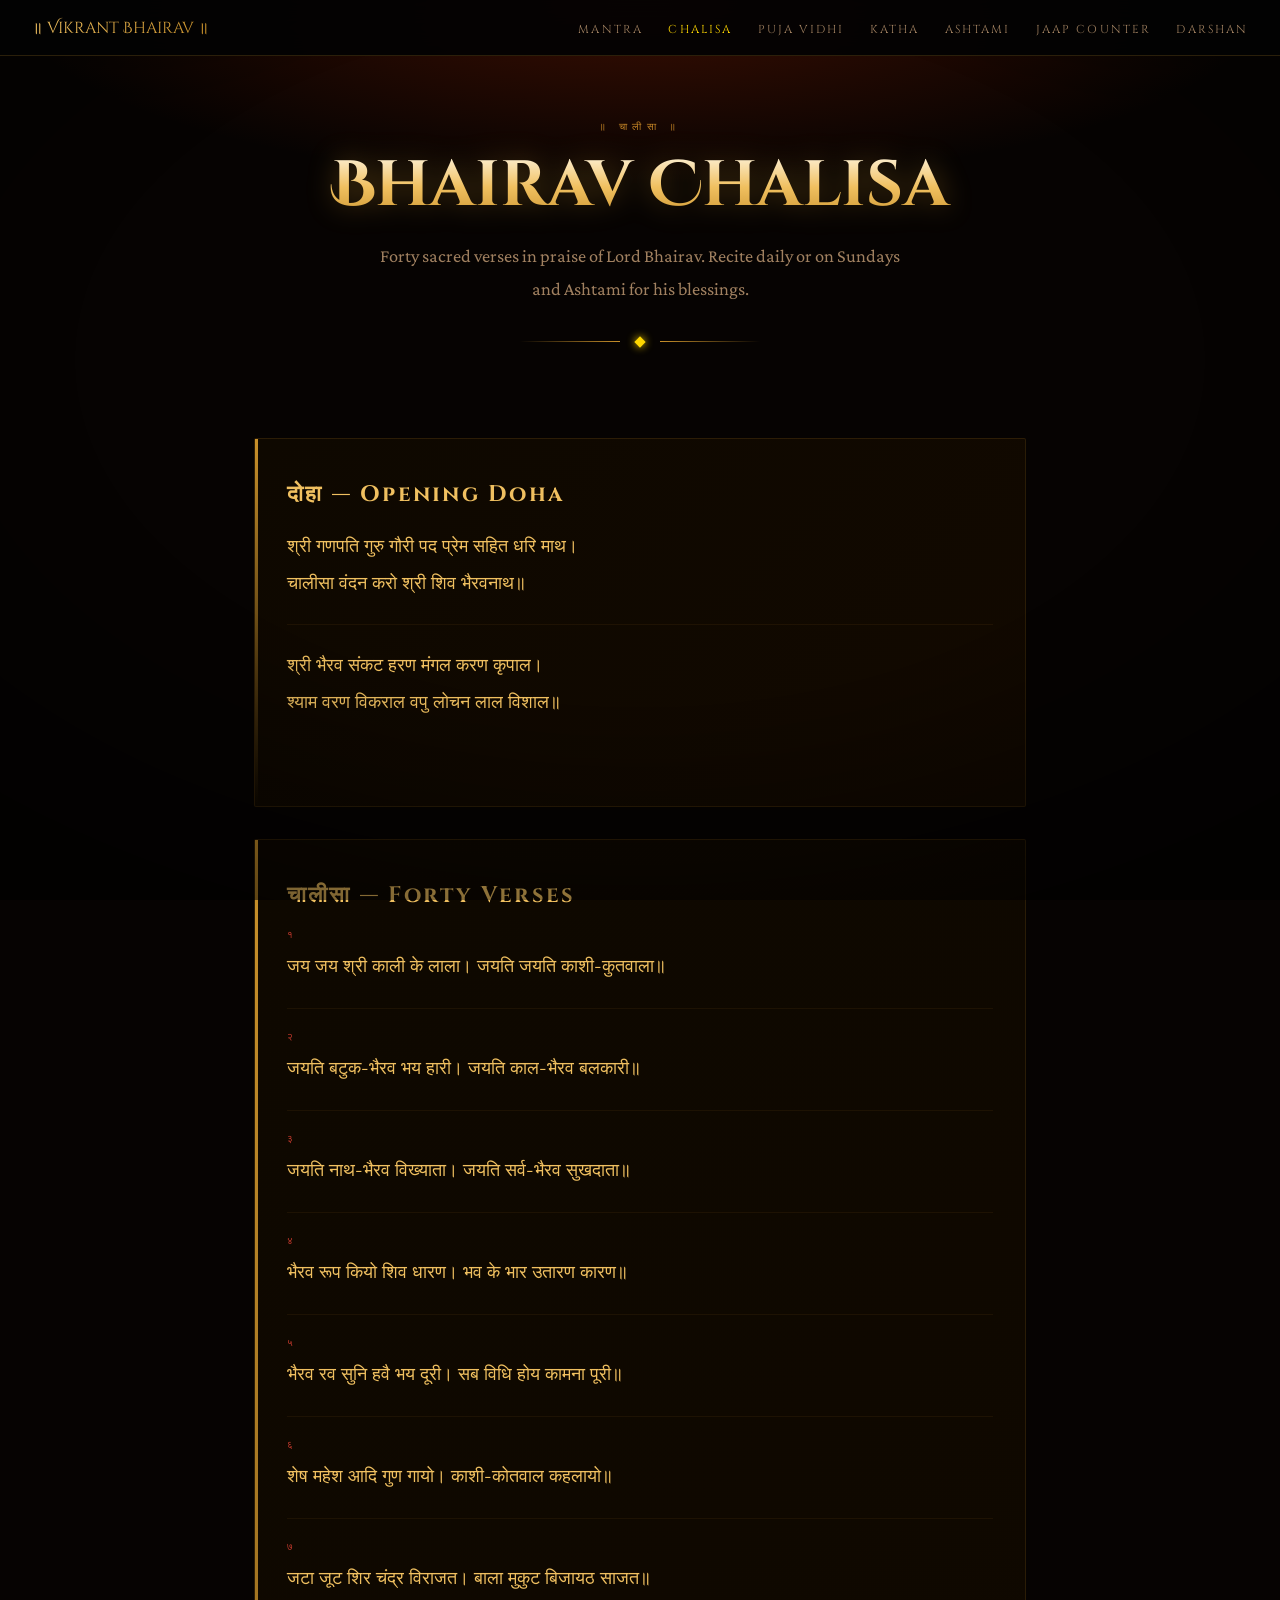
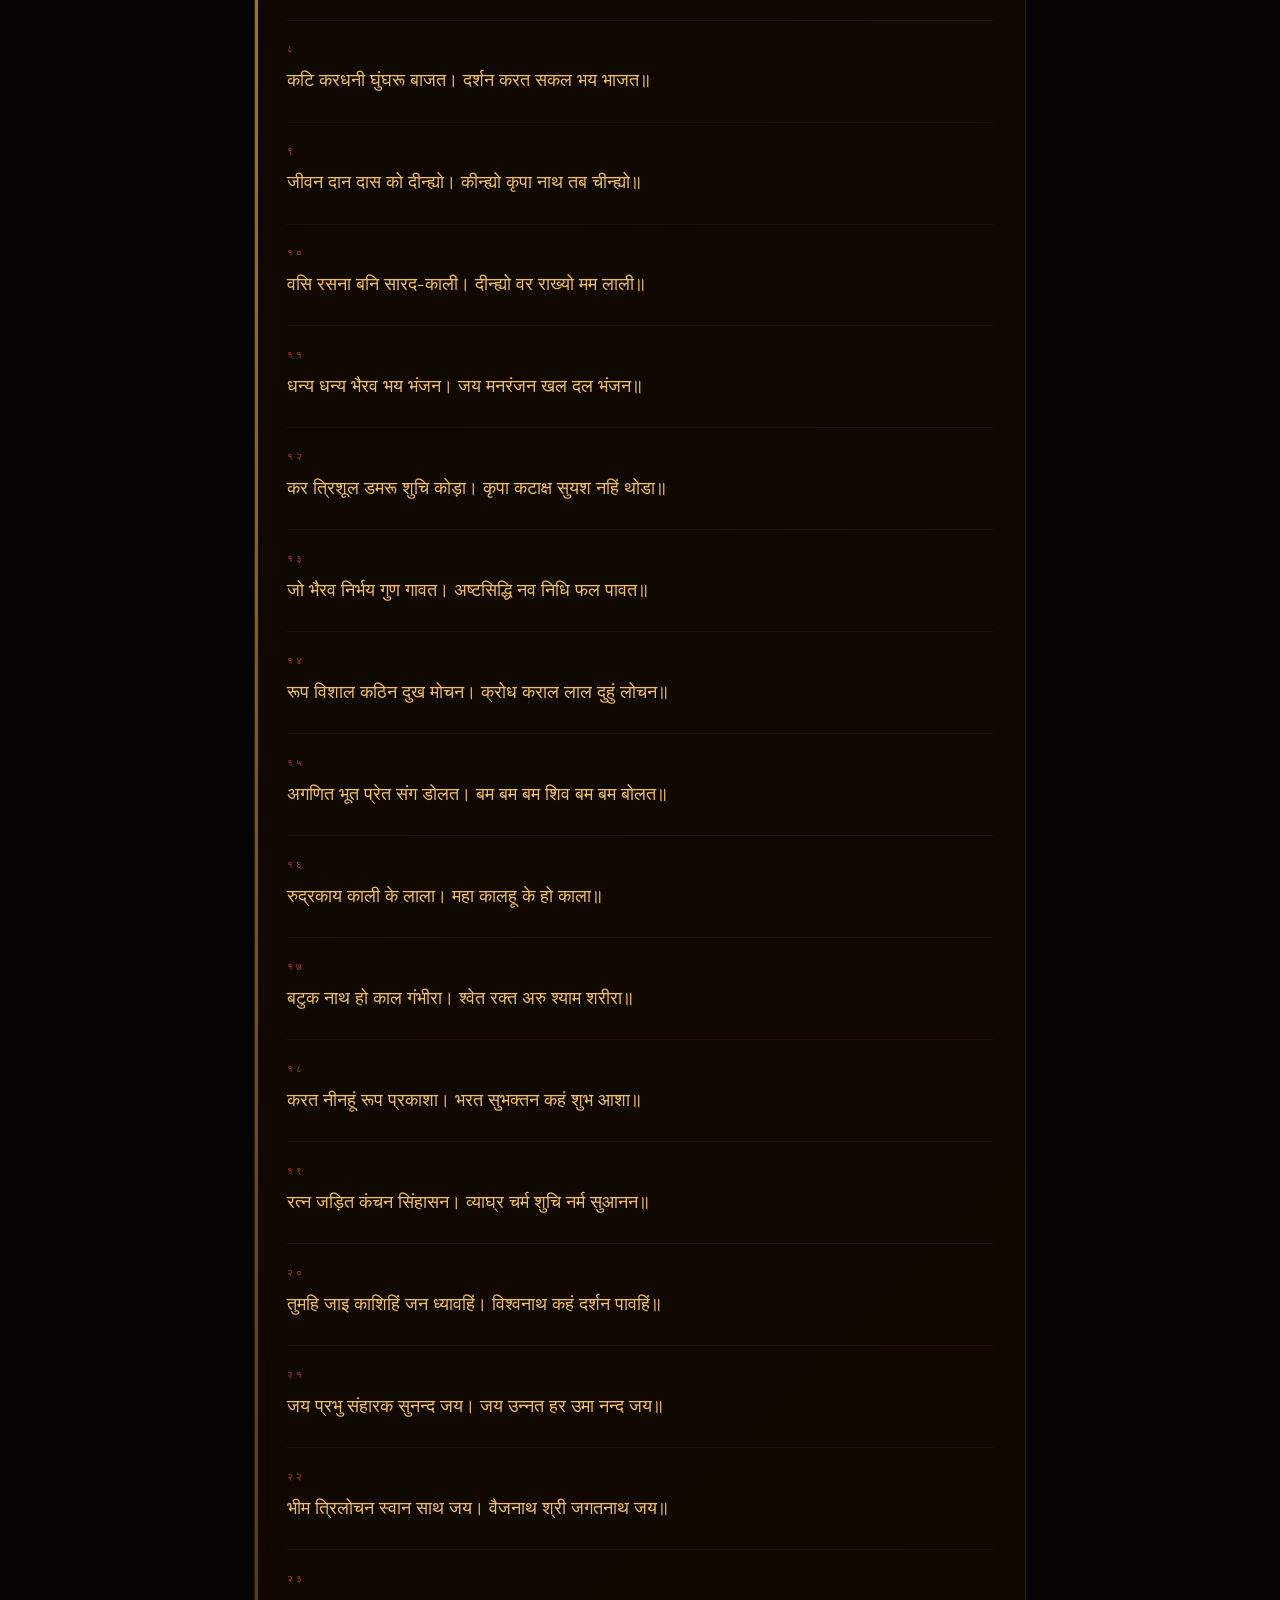
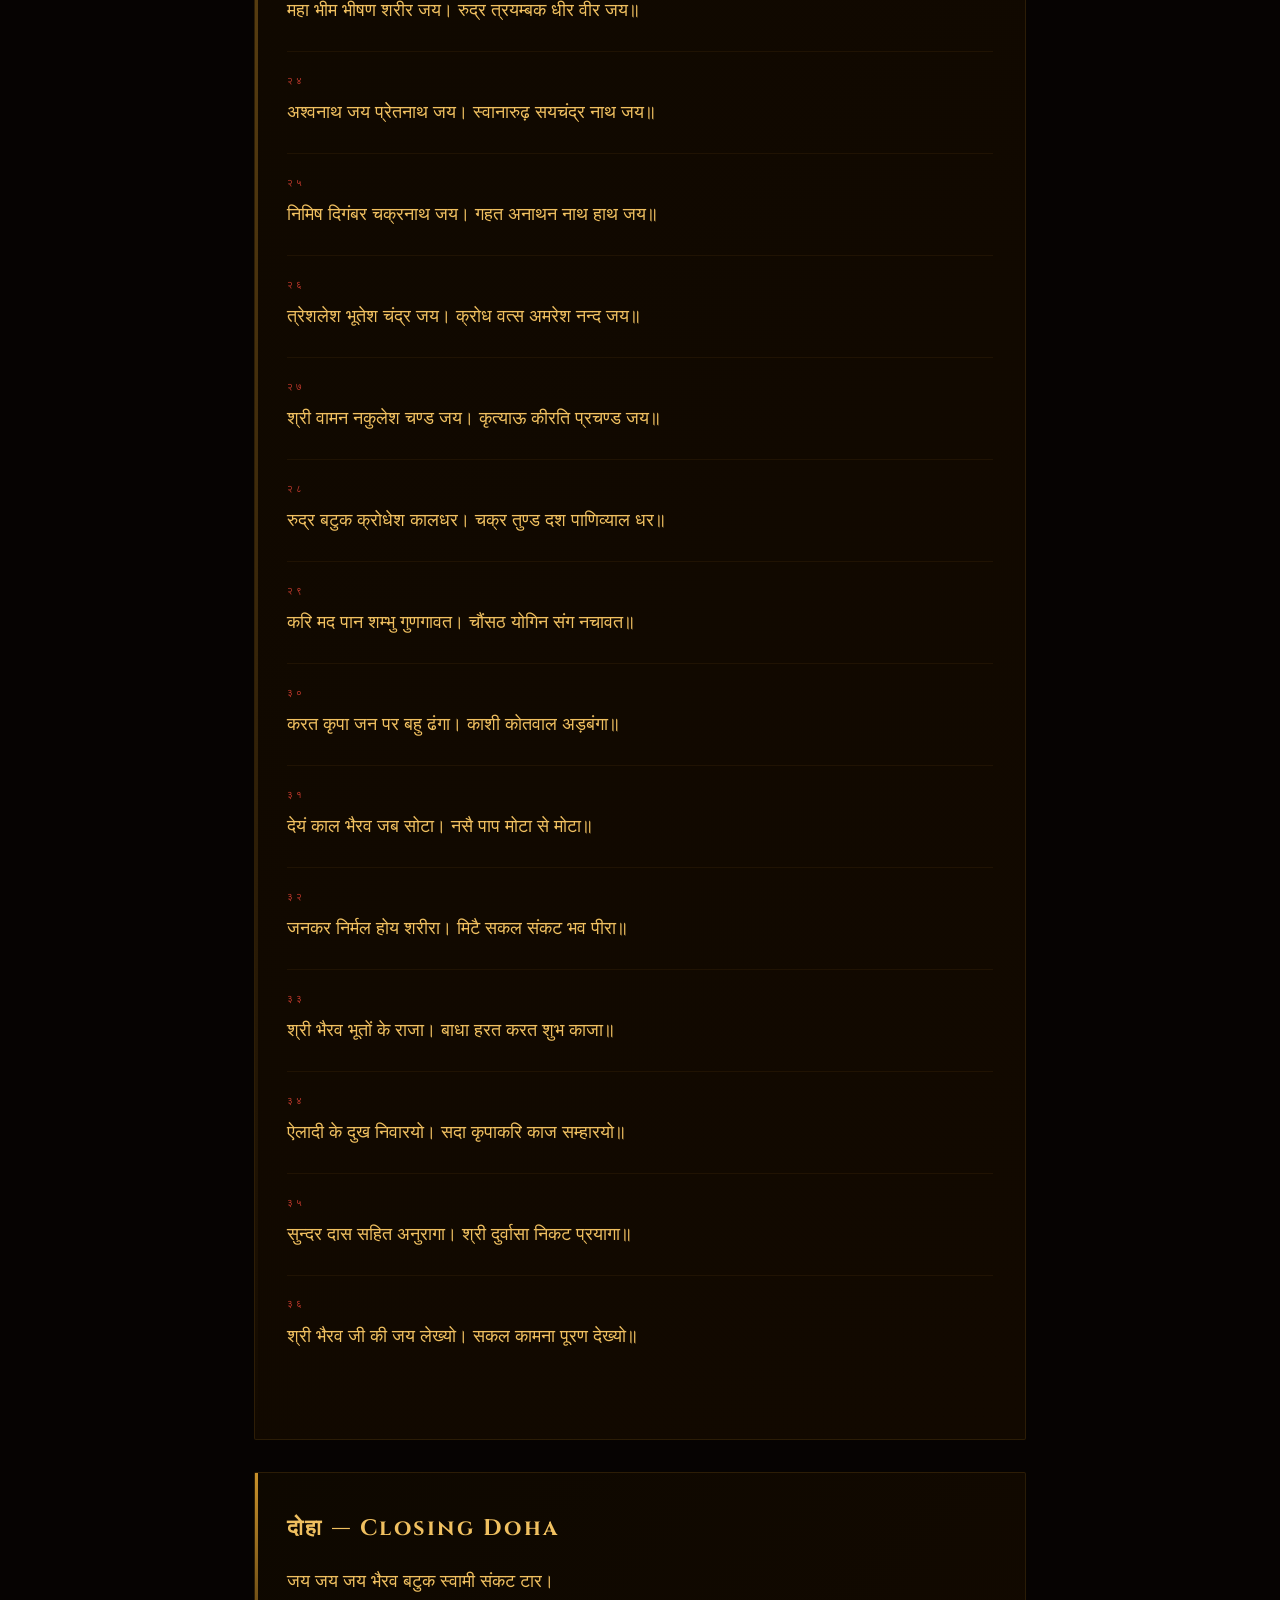
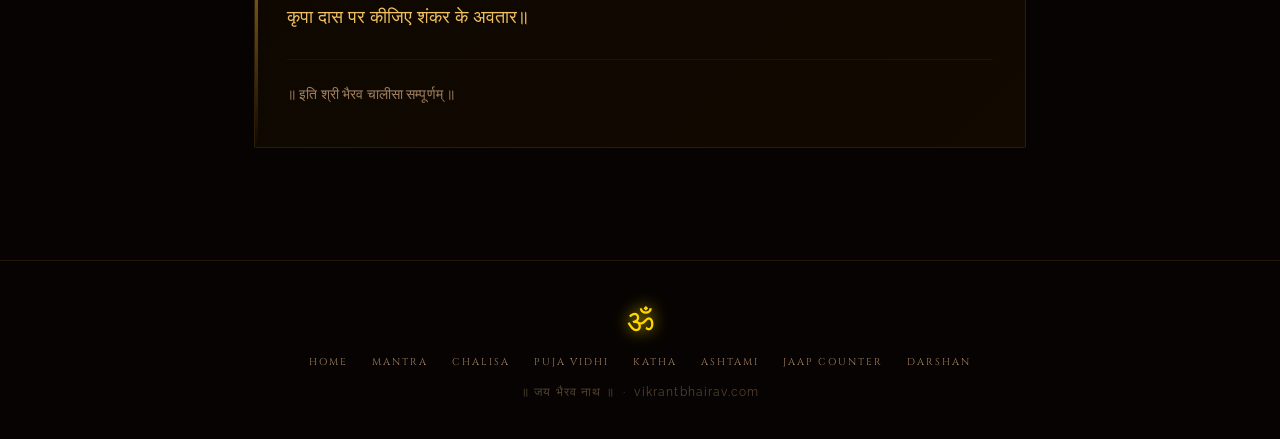
<file: chalisa.html>
<!DOCTYPE html>
<html lang="hi">
<head>
  <meta charset="UTF-8" />
  <meta name="viewport" content="width=device-width, initial-scale=1.0" />
  <title>Bhairav Chalisa — भैरव चालीसा | Vikrant Bhairav</title>
  <meta name="description" content="Complete Bhairav Chalisa in Hindi with meaning. Forty devotional verses praising Lord Bhairav — recite for protection, courage, and blessings." />
  <link rel="canonical" href="https://vikrantbhairav.com/chalisa.html" />

  <meta property="og:type" content="website" />
  <meta property="og:url" content="https://vikrantbhairav.com/chalisa.html" />
  <meta property="og:title" content="Bhairav Chalisa — भैरव चालीसा | Vikrant Bhairav" />
  <meta property="og:description" content="Complete Bhairav Chalisa in Hindi with meaning. Forty devotional verses praising Lord Bhairav — recite for protection, courage, and blessings." />
  <meta property="og:image" content="https://vikrantbhairav.com/og-image.jpg" />
  <meta name="twitter:card" content="summary_large_image" />
  <meta name="twitter:title" content="Bhairav Chalisa — भैरव चालीसा" />
  <meta name="twitter:description" content="Complete Bhairav Chalisa in Hindi with meaning. Forty devotional verses praising Lord Bhairav." />

  <link rel="preconnect" href="https://fonts.googleapis.com" />
  <link href="https://fonts.googleapis.com/css2?family=Cinzel+Decorative:wght@400;700;900&family=Cinzel:wght@400;600;700&family=Cormorant+Garamond:wght@400;500;600;700&family=Crimson+Pro:wght@300;400;500;600&family=Raleway:wght@300;400;500&display=swap" rel="stylesheet" />
  <link rel="stylesheet" href="style.css" />
</head>
<body>

<nav class="site-nav">
  <a class="nav-logo" href="/">॥ Vikrant Bhairav ॥</a>
  <ul class="nav-links">
    <li><a href="mantra.html">Mantra</a></li>
    <li><a href="chalisa.html" class="active">Chalisa</a></li>
    <li><a href="puja-vidhi.html">Puja Vidhi</a></li>
    <li><a href="katha.html">Katha</a></li>
    <li><a href="bhairav-ashtami.html">Ashtami</a></li>
    <li><a href="jaap-counter.html">Jaap Counter</a></li>
    <li><a href="darshan.html">Darshan</a></li>
  </ul>
</nav>

<header class="page-header">
  <span class="page-header-label">॥ चालीसा ॥</span>
  <h1>Bhairav Chalisa</h1>
  <p>Forty sacred verses in praise of Lord Bhairav. Recite daily or on Sundays and Ashtami for his blessings.</p>
  <div class="gold-divider">
    <div class="gold-divider-line"></div>
    <div class="gold-divider-gem"></div>
    <div class="gold-divider-line"></div>
  </div>
</header>

<main class="content-wrap">

  <div class="content-section">
    <h2>दोहा — Opening Doha</h2>
    <div class="verse">
      <div class="verse-hindi">
        श्री गणपति गुरु गौरी पद प्रेम सहित धरि माथ।<br/>
        चालीसा वंदन करो श्री शिव भैरवनाथ॥
      </div>
    </div>
    <div class="verse">
      <div class="verse-hindi">
        श्री भैरव संकट हरण मंगल करण कृपाल।<br/>
        श्याम वरण विकराल वपु लोचन लाल विशाल॥
      </div>
    </div>
  </div>

  <div class="content-section">
    <h2>चालीसा — Forty Verses</h2>

    <div class="verse"><span class="verse-num">१</span><div class="verse-hindi">जय जय श्री काली के लाला। जयति जयति काशी-कुतवाला॥</div></div>
    <div class="verse"><span class="verse-num">२</span><div class="verse-hindi">जयति बटुक-भैरव भय हारी। जयति काल-भैरव बलकारी॥</div></div>
    <div class="verse"><span class="verse-num">३</span><div class="verse-hindi">जयति नाथ-भैरव विख्याता। जयति सर्व-भैरव सुखदाता॥</div></div>
    <div class="verse"><span class="verse-num">४</span><div class="verse-hindi">भैरव रूप कियो शिव धारण। भव के भार उतारण कारण॥</div></div>
    <div class="verse"><span class="verse-num">५</span><div class="verse-hindi">भैरव रव सुनि हवै भय दूरी। सब विधि होय कामना पूरी॥</div></div>
    <div class="verse"><span class="verse-num">६</span><div class="verse-hindi">शेष महेश आदि गुण गायो। काशी-कोतवाल कहलायो॥</div></div>
    <div class="verse"><span class="verse-num">७</span><div class="verse-hindi">जटा जूट शिर चंद्र विराजत। बाला मुकुट बिजायठ साजत॥</div></div>
    <div class="verse"><span class="verse-num">८</span><div class="verse-hindi">कटि करधनी घुंघरू बाजत। दर्शन करत सकल भय भाजत॥</div></div>
    <div class="verse"><span class="verse-num">९</span><div class="verse-hindi">जीवन दान दास को दीन्ह्यो। कीन्ह्यो कृपा नाथ तब चीन्ह्यो॥</div></div>
    <div class="verse"><span class="verse-num">१०</span><div class="verse-hindi">वसि रसना बनि सारद-काली। दीन्ह्यो वर राख्यो मम लाली॥</div></div>
    <div class="verse"><span class="verse-num">११</span><div class="verse-hindi">धन्य धन्य भैरव भय भंजन। जय मनरंजन खल दल भंजन॥</div></div>
    <div class="verse"><span class="verse-num">१२</span><div class="verse-hindi">कर त्रिशूल डमरू शुचि कोड़ा। कृपा कटाक्ष सुयश नहिं थोडा॥</div></div>
    <div class="verse"><span class="verse-num">१३</span><div class="verse-hindi">जो भैरव निर्भय गुण गावत। अष्टसिद्धि नव निधि फल पावत॥</div></div>
    <div class="verse"><span class="verse-num">१४</span><div class="verse-hindi">रूप विशाल कठिन दुख मोचन। क्रोध कराल लाल दुहुं लोचन॥</div></div>
    <div class="verse"><span class="verse-num">१५</span><div class="verse-hindi">अगणित भूत प्रेत संग डोलत। बम बम बम शिव बम बम बोलत॥</div></div>
    <div class="verse"><span class="verse-num">१६</span><div class="verse-hindi">रुद्रकाय काली के लाला। महा कालहू के हो काला॥</div></div>
    <div class="verse"><span class="verse-num">१७</span><div class="verse-hindi">बटुक नाथ हो काल गंभीरा। श्वेत रक्त अरु श्याम शरीरा॥</div></div>
    <div class="verse"><span class="verse-num">१८</span><div class="verse-hindi">करत नीनहूं रूप प्रकाशा। भरत सुभक्तन कहं शुभ आशा॥</div></div>
    <div class="verse"><span class="verse-num">१९</span><div class="verse-hindi">रत्न जड़ित कंचन सिंहासन। व्याघ्र चर्म शुचि नर्म सुआनन॥</div></div>
    <div class="verse"><span class="verse-num">२०</span><div class="verse-hindi">तुमहि जाइ काशिहिं जन ध्यावहिं। विश्वनाथ कहं दर्शन पावहिं॥</div></div>
    <div class="verse"><span class="verse-num">२१</span><div class="verse-hindi">जय प्रभु संहारक सुनन्द जय। जय उन्नत हर उमा नन्द जय॥</div></div>
    <div class="verse"><span class="verse-num">२२</span><div class="verse-hindi">भीम त्रिलोचन स्वान साथ जय। वैजनाथ श्री जगतनाथ जय॥</div></div>
    <div class="verse"><span class="verse-num">२३</span><div class="verse-hindi">महा भीम भीषण शरीर जय। रुद्र त्रयम्बक धीर वीर जय॥</div></div>
    <div class="verse"><span class="verse-num">२४</span><div class="verse-hindi">अश्वनाथ जय प्रेतनाथ जय। स्वानारुढ़ सयचंद्र नाथ जय॥</div></div>
    <div class="verse"><span class="verse-num">२५</span><div class="verse-hindi">निमिष दिगंबर चक्रनाथ जय। गहत अनाथन नाथ हाथ जय॥</div></div>
    <div class="verse"><span class="verse-num">२६</span><div class="verse-hindi">त्रेशलेश भूतेश चंद्र जय। क्रोध वत्स अमरेश नन्द जय॥</div></div>
    <div class="verse"><span class="verse-num">२७</span><div class="verse-hindi">श्री वामन नकुलेश चण्ड जय। कृत्याऊ कीरति प्रचण्ड जय॥</div></div>
    <div class="verse"><span class="verse-num">२८</span><div class="verse-hindi">रुद्र बटुक क्रोधेश कालधर। चक्र तुण्ड दश पाणिव्याल धर॥</div></div>
    <div class="verse"><span class="verse-num">२९</span><div class="verse-hindi">करि मद पान शम्भु गुणगावत। चौंसठ योगिन संग नचावत॥</div></div>
    <div class="verse"><span class="verse-num">३०</span><div class="verse-hindi">करत कृपा जन पर बहु ढंगा। काशी कोतवाल अड़बंगा॥</div></div>
    <div class="verse"><span class="verse-num">३१</span><div class="verse-hindi">देयं काल भैरव जब सोटा। नसै पाप मोटा से मोटा॥</div></div>
    <div class="verse"><span class="verse-num">३२</span><div class="verse-hindi">जनकर निर्मल होय शरीरा। मिटै सकल संकट भव पीरा॥</div></div>
    <div class="verse"><span class="verse-num">३३</span><div class="verse-hindi">श्री भैरव भूतों के राजा। बाधा हरत करत शुभ काजा॥</div></div>
    <div class="verse"><span class="verse-num">३४</span><div class="verse-hindi">ऐलादी के दुख निवारयो। सदा कृपाकरि काज सम्हारयो॥</div></div>
    <div class="verse"><span class="verse-num">३५</span><div class="verse-hindi">सुन्दर दास सहित अनुरागा। श्री दुर्वासा निकट प्रयागा॥</div></div>
    <div class="verse"><span class="verse-num">३६</span><div class="verse-hindi">श्री भैरव जी की जय लेख्यो। सकल कामना पूरण देख्यो॥</div></div>
  </div>

  <div class="content-section">
    <h2>दोहा — Closing Doha</h2>
    <div class="verse">
      <div class="verse-hindi">
        जय जय जय भैरव बटुक स्वामी संकट टार।<br/>
        कृपा दास पर कीजिए शंकर के अवतार॥
      </div>
    </div>
    <p style="margin-top:1.2rem;color:var(--text-dim);font-size:0.85rem;">॥ इति श्री भैरव चालीसा सम्पूर्णम् ॥</p>
  </div>

</main>

<footer class="site-footer">
  <span class="footer-om">ॐ</span>
  <div class="footer-links">
    <a href="/">Home</a>
    <a href="mantra.html">Mantra</a>
    <a href="chalisa.html">Chalisa</a>
    <a href="puja-vidhi.html">Puja Vidhi</a>
    <a href="katha.html">Katha</a>
    <a href="bhairav-ashtami.html">Ashtami</a>
    <a href="jaap-counter.html">Jaap Counter</a>
    <a href="darshan.html">Darshan</a>
  </div>
  <p class="footer-copy">॥ जय भैरव नाथ ॥ &nbsp;·&nbsp; vikrantbhairav.com</p>
</footer>

</body>
</html>
</file>
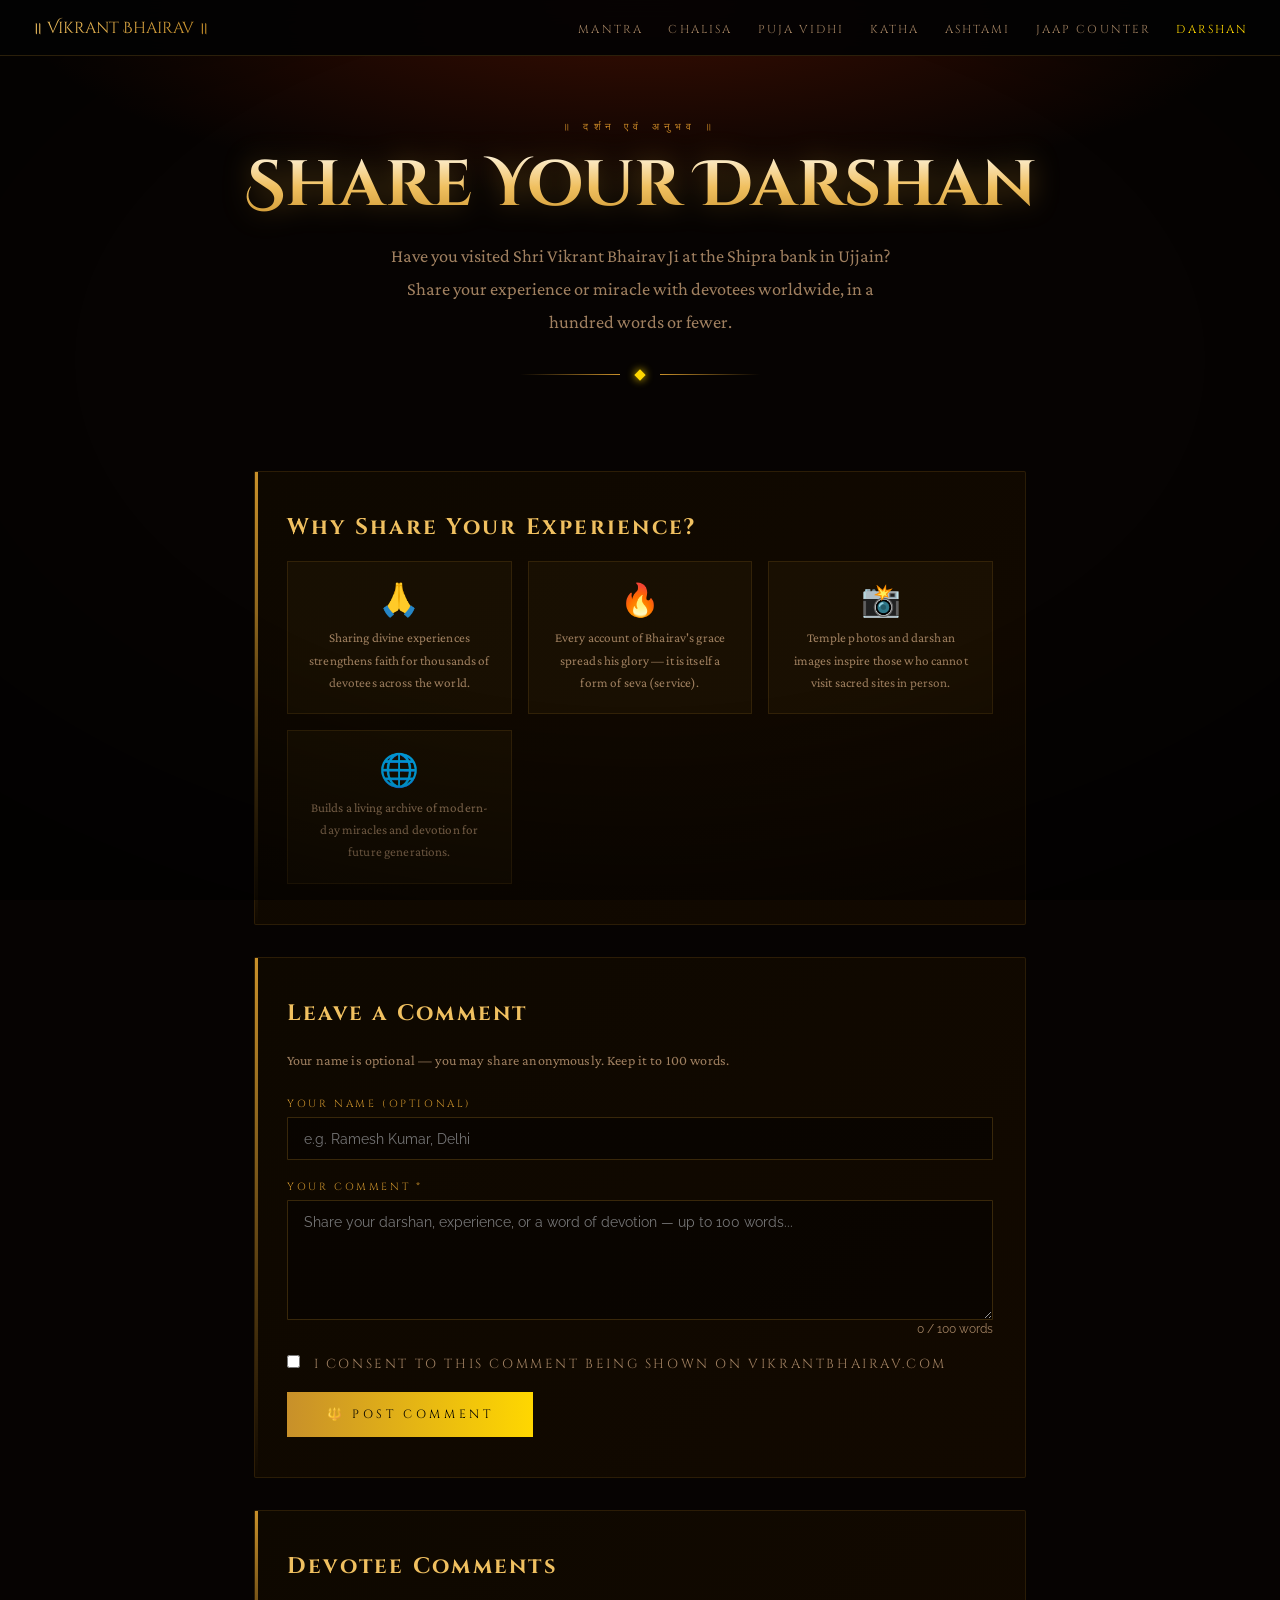
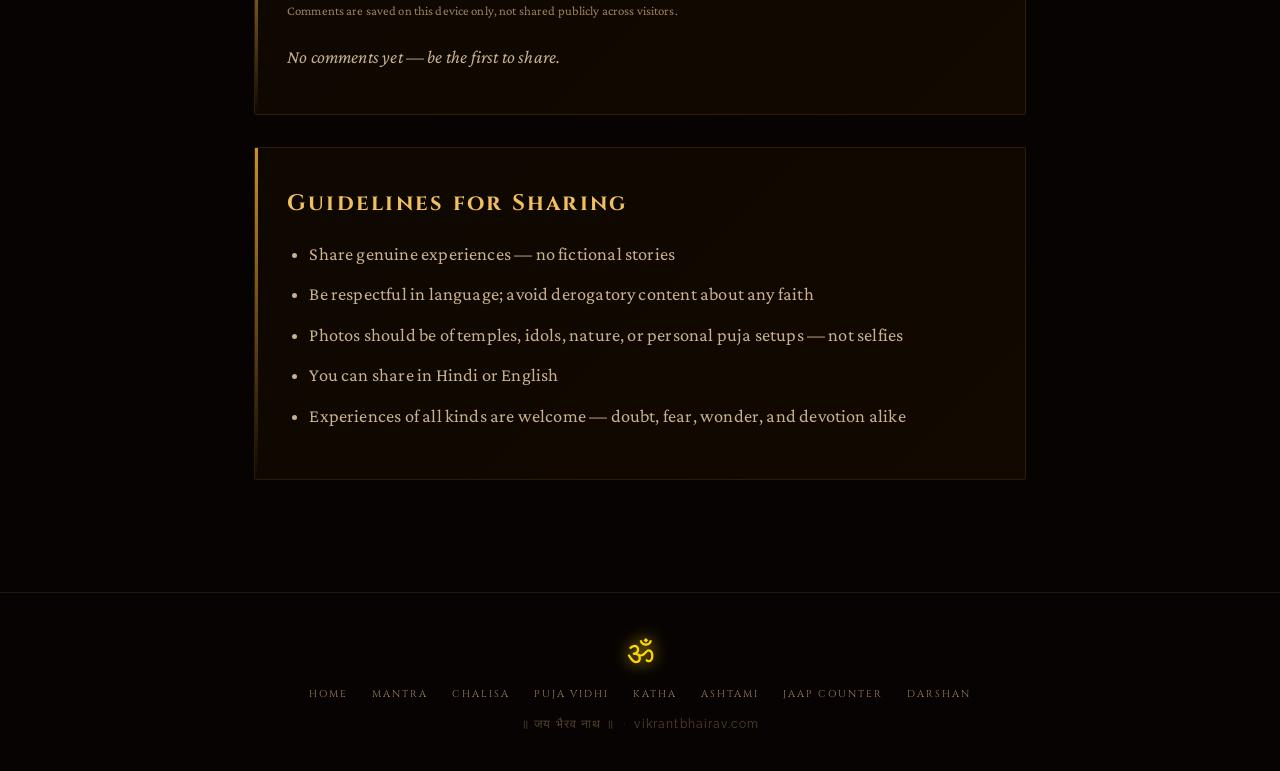
<file: darshan.html>
<!DOCTYPE html>
<html lang="en">
<head>
  <meta charset="UTF-8" />
  <meta name="viewport" content="width=device-width, initial-scale=1.0" />
  <title>Share Your Darshan — Devotee Experiences | Vikrant Bhairav</title>
  <meta name="description" content="Share your divine experience with Lord Vikrant Bhairav — miracles, answered prayers, and moments of grace. Spread his glory with devotees worldwide." />
  <link rel="canonical" href="https://vikrantbhairav.com/darshan.html" />

  <meta property="og:type" content="website" />
  <meta property="og:url" content="https://vikrantbhairav.com/darshan.html" />
  <meta property="og:title" content="Share Your Darshan — Devotee Experiences | Vikrant Bhairav" />
  <meta property="og:description" content="Share your divine experience with Lord Vikrant Bhairav — miracles, answered prayers, and moments of grace. Spread his glory with devotees worldwide." />
  <meta property="og:image" content="https://vikrantbhairav.com/og-image.jpg" />
  <meta name="twitter:card" content="summary_large_image" />
  <meta name="twitter:title" content="Share Your Darshan — Devotee Experiences" />
  <meta name="twitter:description" content="Share your divine experience with Lord Vikrant Bhairav — miracles, answered prayers, moments of grace." />

  <link rel="preconnect" href="https://fonts.googleapis.com" />
  <link href="https://fonts.googleapis.com/css2?family=Cinzel+Decorative:wght@400;700;900&family=Cinzel:wght@400;600;700&family=Cormorant+Garamond:wght@400;500;600;700&family=Crimson+Pro:wght@300;400;500;600&family=Raleway:wght@300;400;500&display=swap" rel="stylesheet" />
  <link rel="stylesheet" href="style.css" />
  <style>
    .why-share {
      display: grid;
      grid-template-columns: repeat(auto-fill, minmax(200px, 1fr));
      gap: 1rem;
      margin-top: 1rem;
    }
    .why-card {
      background: rgba(200,144,42,0.05);
      border: 1px solid rgba(200,144,42,0.15);
      padding: 1.2rem;
      text-align: center;
    }
    .why-card .why-icon { font-size: 2rem; display: block; margin-bottom: 0.5rem; }
    .why-card p { font-size: 0.82rem; color: var(--text-dim); line-height: 1.7; }

    .success-msg {
      display: none;
      background: rgba(200,144,42,0.1);
      border: 1px solid var(--gold);
      padding: 1.5rem;
      text-align: center;
      margin-top: 1rem;
    }
    .success-msg p { color: var(--gold-light); font-family: 'Cinzel', serif; font-size: 0.9rem; }

    .word-count {
      align-self: flex-end;
      font-family: var(--font-ui);
      font-size: 0.75rem;
      color: var(--text-dim);
      margin-top: -0.3rem;
    }

    .comment-list { display: flex; flex-direction: column; gap: 1rem; }
    .comment-empty {
      color: var(--text-dim);
      font-family: var(--font-body);
      font-style: italic;
      font-size: 0.95rem;
    }
    .comment-item {
      background: rgba(0,0,0,0.3);
      border-left: 2px solid var(--gold);
      padding: 1rem 1.4rem;
    }
    .comment-text {
      font-family: var(--font-body);
      font-size: 1rem;
      color: var(--text-body);
      line-height: 1.8;
      white-space: pre-wrap;
    }
    .comment-meta {
      margin-top: 0.5rem;
      font-family: var(--font-label);
      font-size: 0.62rem;
      letter-spacing: 0.15em;
      color: var(--text-dim);
      text-transform: uppercase;
    }
  </style>
</head>
<body>

<nav class="site-nav">
  <a class="nav-logo" href="/">॥ Vikrant Bhairav ॥</a>
  <ul class="nav-links">
    <li><a href="mantra.html">Mantra</a></li>
    <li><a href="chalisa.html">Chalisa</a></li>
    <li><a href="puja-vidhi.html">Puja Vidhi</a></li>
    <li><a href="katha.html">Katha</a></li>
    <li><a href="bhairav-ashtami.html">Ashtami</a></li>
    <li><a href="jaap-counter.html">Jaap Counter</a></li>
    <li><a href="darshan.html" class="active">Darshan</a></li>
  </ul>
</nav>

<header class="page-header">
  <span class="page-header-label">॥ दर्शन एवं अनुभव ॥</span>
  <h1>Share Your Darshan</h1>
  <p>Have you visited Shri Vikrant Bhairav Ji at the Shipra bank in Ujjain? Share your experience or miracle with devotees worldwide, in a hundred words or fewer.</p>
  <div class="gold-divider">
    <div class="gold-divider-line"></div>
    <div class="gold-divider-gem"></div>
    <div class="gold-divider-line"></div>
  </div>
</header>

<main class="content-wrap">

  <div class="content-section">
    <h2>Why Share Your Experience?</h2>
    <div class="why-share">
      <div class="why-card">
        <span class="why-icon">🙏</span>
        <p>Sharing divine experiences strengthens faith for thousands of devotees across the world.</p>
      </div>
      <div class="why-card">
        <span class="why-icon">🔥</span>
        <p>Every account of Bhairav's grace spreads his glory — it is itself a form of seva (service).</p>
      </div>
      <div class="why-card">
        <span class="why-icon">📸</span>
        <p>Temple photos and darshan images inspire those who cannot visit sacred sites in person.</p>
      </div>
      <div class="why-card">
        <span class="why-icon">🌐</span>
        <p>Builds a living archive of modern-day miracles and devotion for future generations.</p>
      </div>
    </div>
  </div>

  <div class="content-section">
    <h2>Leave a Comment</h2>
    <p style="margin-bottom:1.5rem;color:var(--text-dim);font-size:0.88rem;">Your name is optional — you may share anonymously. Keep it to 100 words.</p>

    <form class="darshan-form" id="darshan-form">
      <div class="form-group">
        <label for="name">Your Name (optional)</label>
        <input type="text" id="name" name="name" placeholder="e.g. Ramesh Kumar, Delhi" />
      </div>

      <div class="form-group">
        <label for="comment">Your Comment *</label>
        <textarea id="comment" name="comment" required maxlength="800" placeholder="Share your darshan, experience, or a word of devotion — up to 100 words..."></textarea>
        <span class="word-count" id="word-count">0 / 100 words</span>
      </div>

      <div class="form-group">
        <label>
          <input type="checkbox" name="consent" required style="width:auto;margin-right:0.5rem;" />
          <span style="font-size:0.82rem;color:var(--text-dim);">I consent to this comment being shown on vikrantbhairav.com</span>
        </label>
      </div>

      <button type="submit" class="form-submit">🔱 Post Comment</button>

      <div class="success-msg" id="success-msg">
        <p>॥ जय भैरव नाथ ॥</p>
        <p style="font-family:'Raleway',sans-serif;font-size:0.85rem;color:var(--text-dim);margin-top:0.5rem;">Your comment has been posted below. Lord Bhairav's blessings be upon you and your family.</p>
      </div>
    </form>
  </div>

  <div class="content-section">
    <h2>Devotee Comments</h2>
    <p style="margin-bottom:1rem;color:var(--text-dim);font-size:0.8rem;">Comments are saved on this device only, not shared publicly across visitors.</p>
    <div id="comment-list" class="comment-list">
      <p class="comment-empty" id="comment-empty">No comments yet — be the first to share.</p>
    </div>
  </div>

  <div class="content-section">
    <h2>Guidelines for Sharing</h2>
    <ul>
      <li>Share genuine experiences — no fictional stories</li>
      <li>Be respectful in language; avoid derogatory content about any faith</li>
      <li>Photos should be of temples, idols, nature, or personal puja setups — not selfies</li>
      <li>You can share in Hindi or English</li>
      <li>Experiences of all kinds are welcome — doubt, fear, wonder, and devotion alike</li>
    </ul>
  </div>

</main>

<footer class="site-footer">
  <span class="footer-om">ॐ</span>
  <div class="footer-links">
    <a href="/">Home</a>
    <a href="mantra.html">Mantra</a>
    <a href="chalisa.html">Chalisa</a>
    <a href="puja-vidhi.html">Puja Vidhi</a>
    <a href="katha.html">Katha</a>
    <a href="bhairav-ashtami.html">Ashtami</a>
    <a href="jaap-counter.html">Jaap Counter</a>
    <a href="darshan.html">Darshan</a>
  </div>
  <p class="footer-copy">॥ जय भैरव नाथ ॥ &nbsp;·&nbsp; vikrantbhairav.com</p>
</footer>

<script>
(function(){
  const MAX_WORDS = 100;
  const commentEl = document.getElementById('comment');
  const wordCountEl = document.getElementById('word-count');
  const listEl = document.getElementById('comment-list');
  const emptyEl = document.getElementById('comment-empty');
  const form = document.getElementById('darshan-form');

  function wordsOf(text) {
    return text.trim().split(/\s+/).filter(Boolean);
  }

  function updateWordCount() {
    const words = wordsOf(commentEl.value);
    if (words.length > MAX_WORDS) {
      commentEl.value = words.slice(0, MAX_WORDS).join(' ');
    }
    const count = wordsOf(commentEl.value).length;
    wordCountEl.textContent = count + ' / ' + MAX_WORDS + ' words';
    wordCountEl.style.color = count >= MAX_WORDS ? 'var(--crimson)' : 'var(--text-dim)';
  }
  commentEl.addEventListener('input', updateWordCount);

  function loadComments() {
    try {
      return JSON.parse(localStorage.getItem('darshan-comments') || '[]');
    } catch (e) {
      return [];
    }
  }

  function saveComments(comments) {
    localStorage.setItem('darshan-comments', JSON.stringify(comments));
  }

  function renderComments() {
    const comments = loadComments();
    if (comments.length === 0) {
      emptyEl.style.display = 'block';
      listEl.querySelectorAll('.comment-item').forEach(el => el.remove());
      return;
    }
    emptyEl.style.display = 'none';
    listEl.querySelectorAll('.comment-item').forEach(el => el.remove());
    comments.slice().reverse().forEach(c => {
      const item = document.createElement('div');
      item.className = 'comment-item';
      const dateStr = new Date(c.date).toLocaleDateString('en-IN', { day: 'numeric', month: 'short', year: 'numeric' });
      item.innerHTML =
        '<p class="comment-text"></p>' +
        '<p class="comment-meta">— <span class="comment-name"></span> · <span class="comment-date"></span></p>';
      item.querySelector('.comment-text').textContent = c.text;
      item.querySelector('.comment-name').textContent = c.name;
      item.querySelector('.comment-date').textContent = dateStr;
      listEl.appendChild(item);
    });
  }

  form.addEventListener('submit', function(e) {
    e.preventDefault();
    const name = document.getElementById('name').value.trim() || 'Anonymous';
    const text = commentEl.value.trim();
    if (!text) return;

    const comments = loadComments();
    comments.push({ name: name, text: text, date: Date.now() });
    saveComments(comments);
    renderComments();

    document.getElementById('success-msg').style.display = 'block';
    form.reset();
    updateWordCount();
  });

  updateWordCount();
  renderComments();
})();
</script>

</body>
</html>
</file>
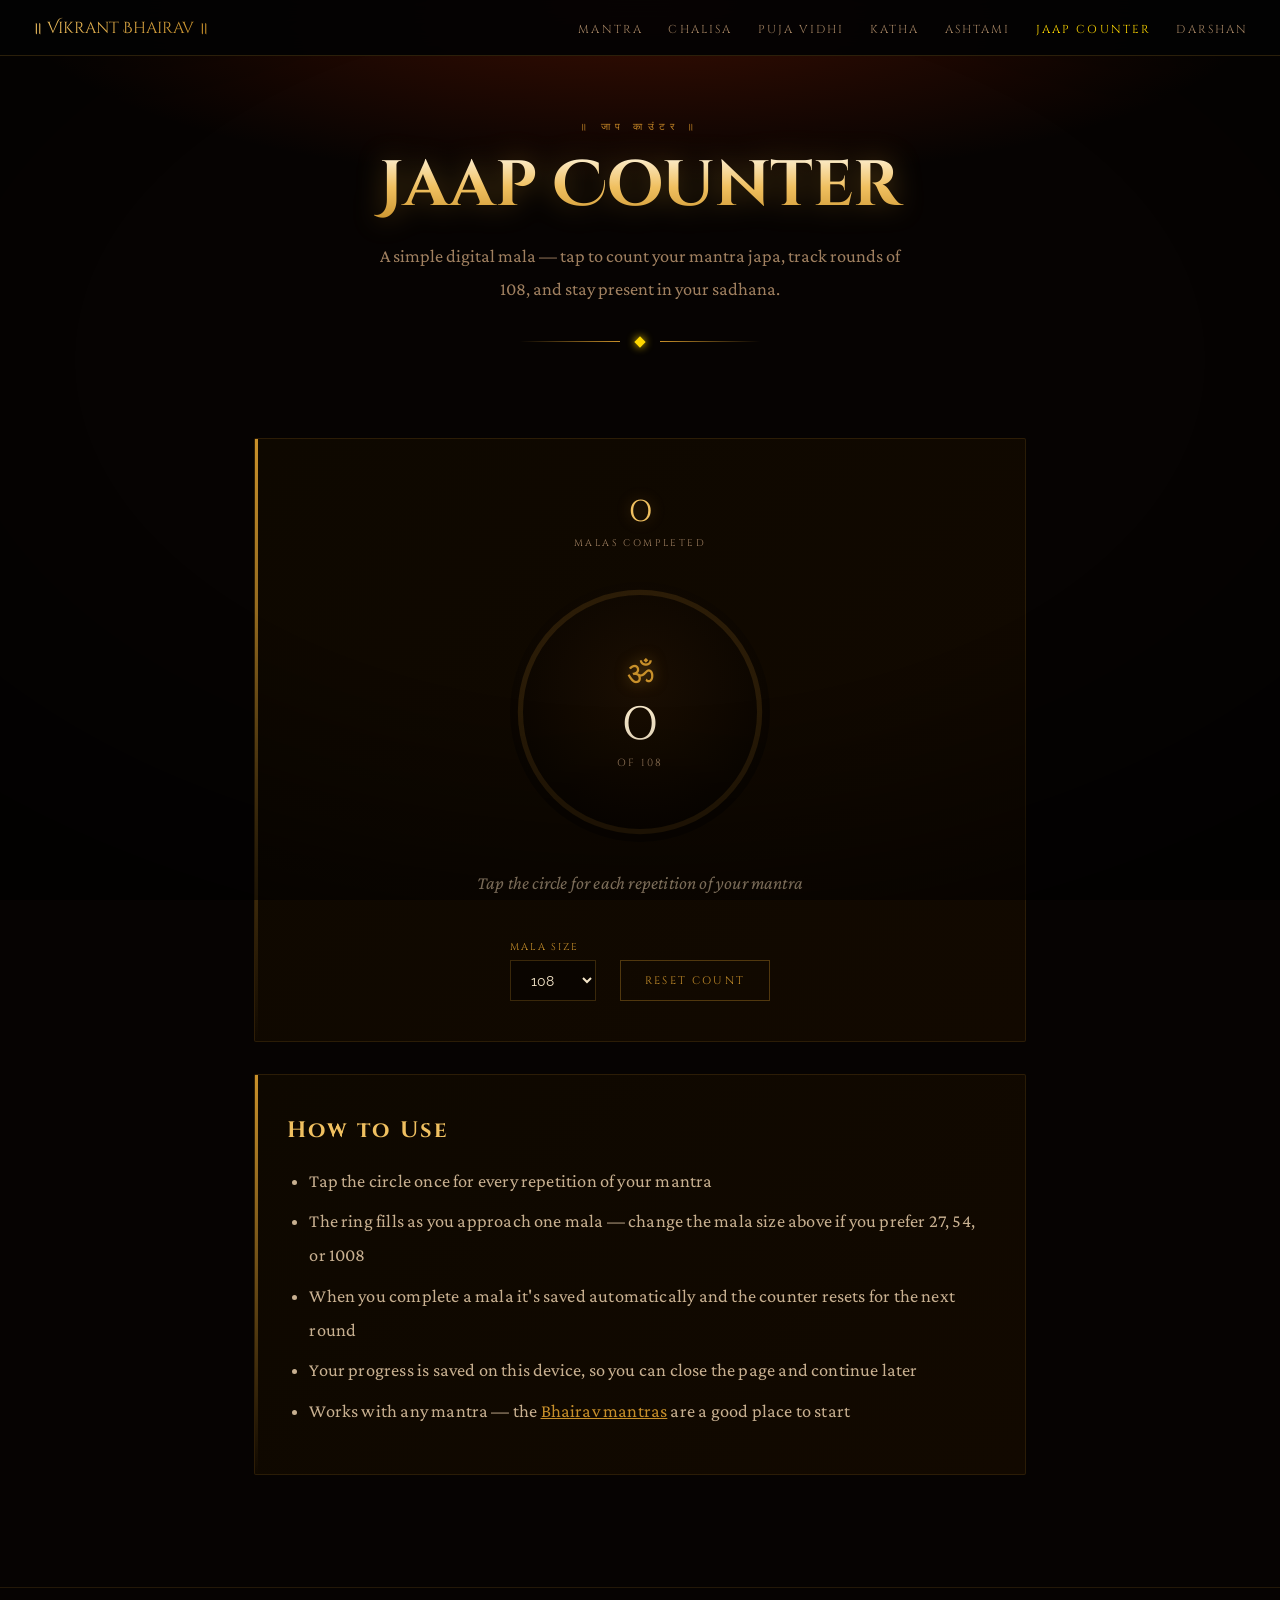
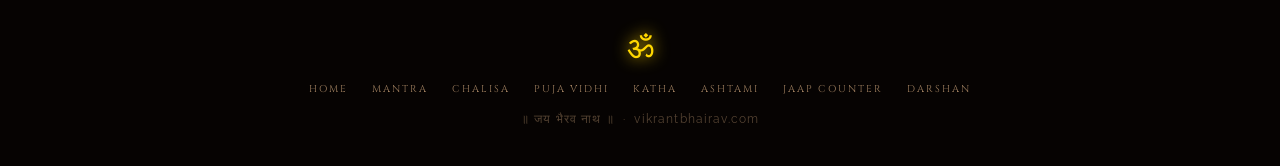
<file: jaap-counter.html>
<!DOCTYPE html>
<html lang="en">
<head>
  <meta charset="UTF-8" />
  <meta name="viewport" content="width=device-width, initial-scale=1.0" />
  <title>Jaap Counter — Digital Mala for Mantra Chanting | Vikrant Bhairav</title>
  <meta name="description" content="Free digital jaap counter for Bhairav mantra chanting. Tap to count, track malas of 108, and keep your sadhana on track — works on any device, saves your progress." />
  <link rel="canonical" href="https://vikrantbhairav.com/jaap-counter.html" />

  <meta property="og:type" content="website" />
  <meta property="og:url" content="https://vikrantbhairav.com/jaap-counter.html" />
  <meta property="og:title" content="Jaap Counter — Digital Mala for Mantra Chanting | Vikrant Bhairav" />
  <meta property="og:description" content="Free digital jaap counter for Bhairav mantra chanting. Tap to count, track malas of 108, and keep your sadhana on track." />
  <meta property="og:image" content="https://vikrantbhairav.com/og-image.jpg" />
  <meta name="twitter:card" content="summary_large_image" />
  <meta name="twitter:title" content="Jaap Counter — Digital Mala for Mantra Chanting" />
  <meta name="twitter:description" content="Free digital jaap counter for Bhairav mantra chanting. Tap to count and track malas of 108." />

  <link rel="preconnect" href="https://fonts.googleapis.com" />
  <link href="https://fonts.googleapis.com/css2?family=Cinzel+Decorative:wght@400;700;900&family=Cinzel:wght@400;600;700&family=Cormorant+Garamond:wght@400;500;600;700&family=Crimson+Pro:wght@300;400;500;600&family=Raleway:wght@300;400;500&display=swap" rel="stylesheet" />
  <link rel="stylesheet" href="style.css" />
  <style>
    .jaap-panel {
      text-align: center;
      padding: 3rem 2rem 2.5rem;
    }
    .jaap-stats {
      display: flex;
      justify-content: center;
      margin-bottom: 2rem;
    }
    .jaap-malas {
      display: flex;
      flex-direction: column;
      align-items: center;
      gap: 0.2rem;
    }
    .jaap-malas-num {
      font-family: var(--font-display);
      font-size: 2.2rem;
      color: var(--gold-light);
      text-shadow: 0 0 14px rgba(200,144,42,0.4);
    }
    .jaap-malas-label {
      font-family: var(--font-label);
      font-size: 0.6rem;
      letter-spacing: 0.25em;
      color: var(--text-dim);
      text-transform: uppercase;
    }

    .jaap-button {
      position: relative;
      width: min(260px, 70vw);
      height: min(260px, 70vw);
      border-radius: 50%;
      background: radial-gradient(circle at 50% 40%, #1a0e02 0%, #0a0500 70%);
      border: none;
      cursor: pointer;
      display: flex;
      flex-direction: column;
      align-items: center;
      justify-content: center;
      margin: 0 auto;
      transition: transform 0.15s ease;
      -webkit-tap-highlight-color: transparent;
      user-select: none;
    }
    .jaap-button:active { transform: scale(0.96); }

    .jaap-ring {
      position: absolute;
      inset: 0;
      width: 100%;
      height: 100%;
      transform: rotate(-90deg);
    }
    .jaap-ring-bg {
      fill: none;
      stroke: rgba(200,144,42,0.15);
      stroke-width: 4;
    }
    .jaap-ring-progress {
      fill: none;
      stroke: var(--gold-glow);
      stroke-width: 4;
      stroke-linecap: round;
      filter: drop-shadow(0 0 6px rgba(255,215,0,0.6));
      transition: stroke-dashoffset 0.25s ease;
    }

    .jaap-om {
      font-size: 2rem;
      color: var(--gold);
      margin-bottom: 0.3rem;
      text-shadow: 0 0 14px rgba(200,144,42,0.5);
    }
    .jaap-count {
      font-family: var(--font-display);
      font-size: clamp(2.5rem, 8vw, 3.4rem);
      color: var(--text-light);
      line-height: 1;
    }
    .jaap-target-label {
      font-family: var(--font-label);
      font-size: 0.65rem;
      letter-spacing: 0.2em;
      color: var(--text-dim);
      text-transform: uppercase;
      margin-top: 0.4rem;
    }

    .jaap-button.jaap-complete { animation: jaap-flash 0.7s ease; }
    @keyframes jaap-flash {
      0%   { box-shadow: 0 0 0 0 rgba(192,57,43,0.6); }
      50%  { box-shadow: 0 0 0 24px rgba(192,57,43,0); }
      100% { box-shadow: 0 0 0 0 rgba(192,57,43,0); }
    }

    .jaap-hint {
      margin-top: 1.5rem;
      font-family: var(--font-body);
      font-size: 1rem;
      color: var(--text-dim);
      font-style: italic;
    }

    .jaap-controls {
      margin-top: 2.5rem;
      display: flex;
      flex-wrap: wrap;
      gap: 1.5rem;
      justify-content: center;
      align-items: flex-end;
    }
    .jaap-target-select {
      display: flex;
      flex-direction: column;
      gap: 0.4rem;
      align-items: flex-start;
    }
    .jaap-target-select label {
      font-family: var(--font-label);
      font-size: 0.62rem;
      letter-spacing: 0.2em;
      color: var(--gold);
      text-transform: uppercase;
    }
    .jaap-target-select select {
      background: rgba(0,0,0,0.4);
      border: 1px solid rgba(200,144,42,0.25);
      color: var(--text-light);
      padding: 0.6rem 1rem;
      font-family: var(--font-ui);
      font-size: 0.9rem;
    }
    .jaap-reset {
      font-family: var(--font-label);
      font-size: 0.68rem;
      letter-spacing: 0.2em;
      color: var(--gold);
      background: transparent;
      border: 1px solid rgba(200,144,42,0.35);
      padding: 0.75rem 1.5rem;
      cursor: pointer;
      text-transform: uppercase;
      transition: border-color 0.25s, color 0.25s;
    }
    .jaap-reset:hover { border-color: var(--crimson); color: var(--gold-light); }

    @media (max-width: 480px) {
      .jaap-controls { flex-direction: column; align-items: center; }
      .jaap-target-select { align-items: center; }
    }
  </style>
</head>
<body>

<nav class="site-nav">
  <a class="nav-logo" href="/">॥ Vikrant Bhairav ॥</a>
  <ul class="nav-links">
    <li><a href="mantra.html">Mantra</a></li>
    <li><a href="chalisa.html">Chalisa</a></li>
    <li><a href="puja-vidhi.html">Puja Vidhi</a></li>
    <li><a href="katha.html">Katha</a></li>
    <li><a href="bhairav-ashtami.html">Ashtami</a></li>
    <li><a href="jaap-counter.html" class="active">Jaap Counter</a></li>
    <li><a href="darshan.html">Darshan</a></li>
  </ul>
</nav>

<header class="page-header">
  <span class="page-header-label">॥ जाप काउंटर ॥</span>
  <h1>Jaap Counter</h1>
  <p>A simple digital mala — tap to count your mantra japa, track rounds of 108, and stay present in your sadhana.</p>
  <div class="gold-divider">
    <div class="gold-divider-line"></div>
    <div class="gold-divider-gem"></div>
    <div class="gold-divider-line"></div>
  </div>
</header>

<main class="content-wrap">

  <div class="content-section jaap-panel">
    <div class="jaap-stats">
      <div class="jaap-malas">
        <span class="jaap-malas-num" id="mala-count">0</span>
        <span class="jaap-malas-label">Malas Completed</span>
      </div>
    </div>

    <button class="jaap-button" id="jaap-btn" aria-label="Tap to count one repetition">
      <svg class="jaap-ring" viewBox="0 0 200 200">
        <circle class="jaap-ring-bg" cx="100" cy="100" r="92" />
        <circle class="jaap-ring-progress" id="jaap-ring-progress" cx="100" cy="100" r="92" />
      </svg>
      <span class="jaap-om">ॐ</span>
      <span class="jaap-count" id="jaap-count">0</span>
      <span class="jaap-target-label" id="jaap-target-label">of 108</span>
    </button>

    <p class="jaap-hint">Tap the circle for each repetition of your mantra</p>

    <div class="jaap-controls">
      <div class="jaap-target-select">
        <label for="jaap-target">Mala Size</label>
        <select id="jaap-target">
          <option value="27">27</option>
          <option value="54">54</option>
          <option value="108" selected>108</option>
          <option value="1008">1008</option>
        </select>
      </div>
      <button class="jaap-reset" id="jaap-reset" type="button">Reset Count</button>
    </div>
  </div>

  <div class="content-section">
    <h2>How to Use</h2>
    <ul>
      <li>Tap the circle once for every repetition of your mantra</li>
      <li>The ring fills as you approach one mala — change the mala size above if you prefer 27, 54, or 1008</li>
      <li>When you complete a mala it's saved automatically and the counter resets for the next round</li>
      <li>Your progress is saved on this device, so you can close the page and continue later</li>
      <li>Works with any mantra — the <a href="mantra.html" style="color:var(--gold);">Bhairav mantras</a> are a good place to start</li>
    </ul>
  </div>

</main>

<footer class="site-footer">
  <span class="footer-om">ॐ</span>
  <div class="footer-links">
    <a href="/">Home</a>
    <a href="mantra.html">Mantra</a>
    <a href="chalisa.html">Chalisa</a>
    <a href="puja-vidhi.html">Puja Vidhi</a>
    <a href="katha.html">Katha</a>
    <a href="bhairav-ashtami.html">Ashtami</a>
    <a href="jaap-counter.html">Jaap Counter</a>
    <a href="darshan.html">Darshan</a>
  </div>
  <p class="footer-copy">॥ जय भैरव नाथ ॥ &nbsp;·&nbsp; vikrantbhairav.com</p>
</footer>

<script>
(function(){
  const btn = document.getElementById('jaap-btn');
  const countEl = document.getElementById('jaap-count');
  const malaCountEl = document.getElementById('mala-count');
  const targetLabelEl = document.getElementById('jaap-target-label');
  const targetSelect = document.getElementById('jaap-target');
  const resetBtn = document.getElementById('jaap-reset');
  const ringProgress = document.getElementById('jaap-ring-progress');

  const RADIUS = 92;
  const CIRC = 2 * Math.PI * RADIUS;
  ringProgress.style.strokeDasharray = String(CIRC);

  let count = parseInt(localStorage.getItem('jaap-count') || '0', 10);
  let malas = parseInt(localStorage.getItem('jaap-malas') || '0', 10);
  let target = parseInt(localStorage.getItem('jaap-target') || '108', 10);
  if (![27, 54, 108, 1008].includes(target)) target = 108;
  targetSelect.value = String(target);

  function render(){
    countEl.textContent = count;
    malaCountEl.textContent = malas;
    targetLabelEl.textContent = 'of ' + target;
    const progress = Math.min(count / target, 1);
    ringProgress.style.strokeDashoffset = String(CIRC * (1 - progress));
  }

  function save(){
    localStorage.setItem('jaap-count', String(count));
    localStorage.setItem('jaap-malas', String(malas));
    localStorage.setItem('jaap-target', String(target));
  }

  function celebrate(){
    btn.classList.add('jaap-complete');
    setTimeout(() => btn.classList.remove('jaap-complete'), 700);
    if (navigator.vibrate) navigator.vibrate([40, 60, 40]);
  }

  btn.addEventListener('click', () => {
    count++;
    if (count >= target) {
      malas++;
      count = 0;
      celebrate();
    } else if (navigator.vibrate) {
      navigator.vibrate(8);
    }
    save();
    render();
  });

  resetBtn.addEventListener('click', () => {
    if (!window.confirm('Reset your jaap count and completed malas?')) return;
    count = 0;
    malas = 0;
    save();
    render();
  });

  targetSelect.addEventListener('change', () => {
    target = parseInt(targetSelect.value, 10);
    count = 0;
    save();
    render();
  });

  render();
})();
</script>

</body>
</html>
</file>
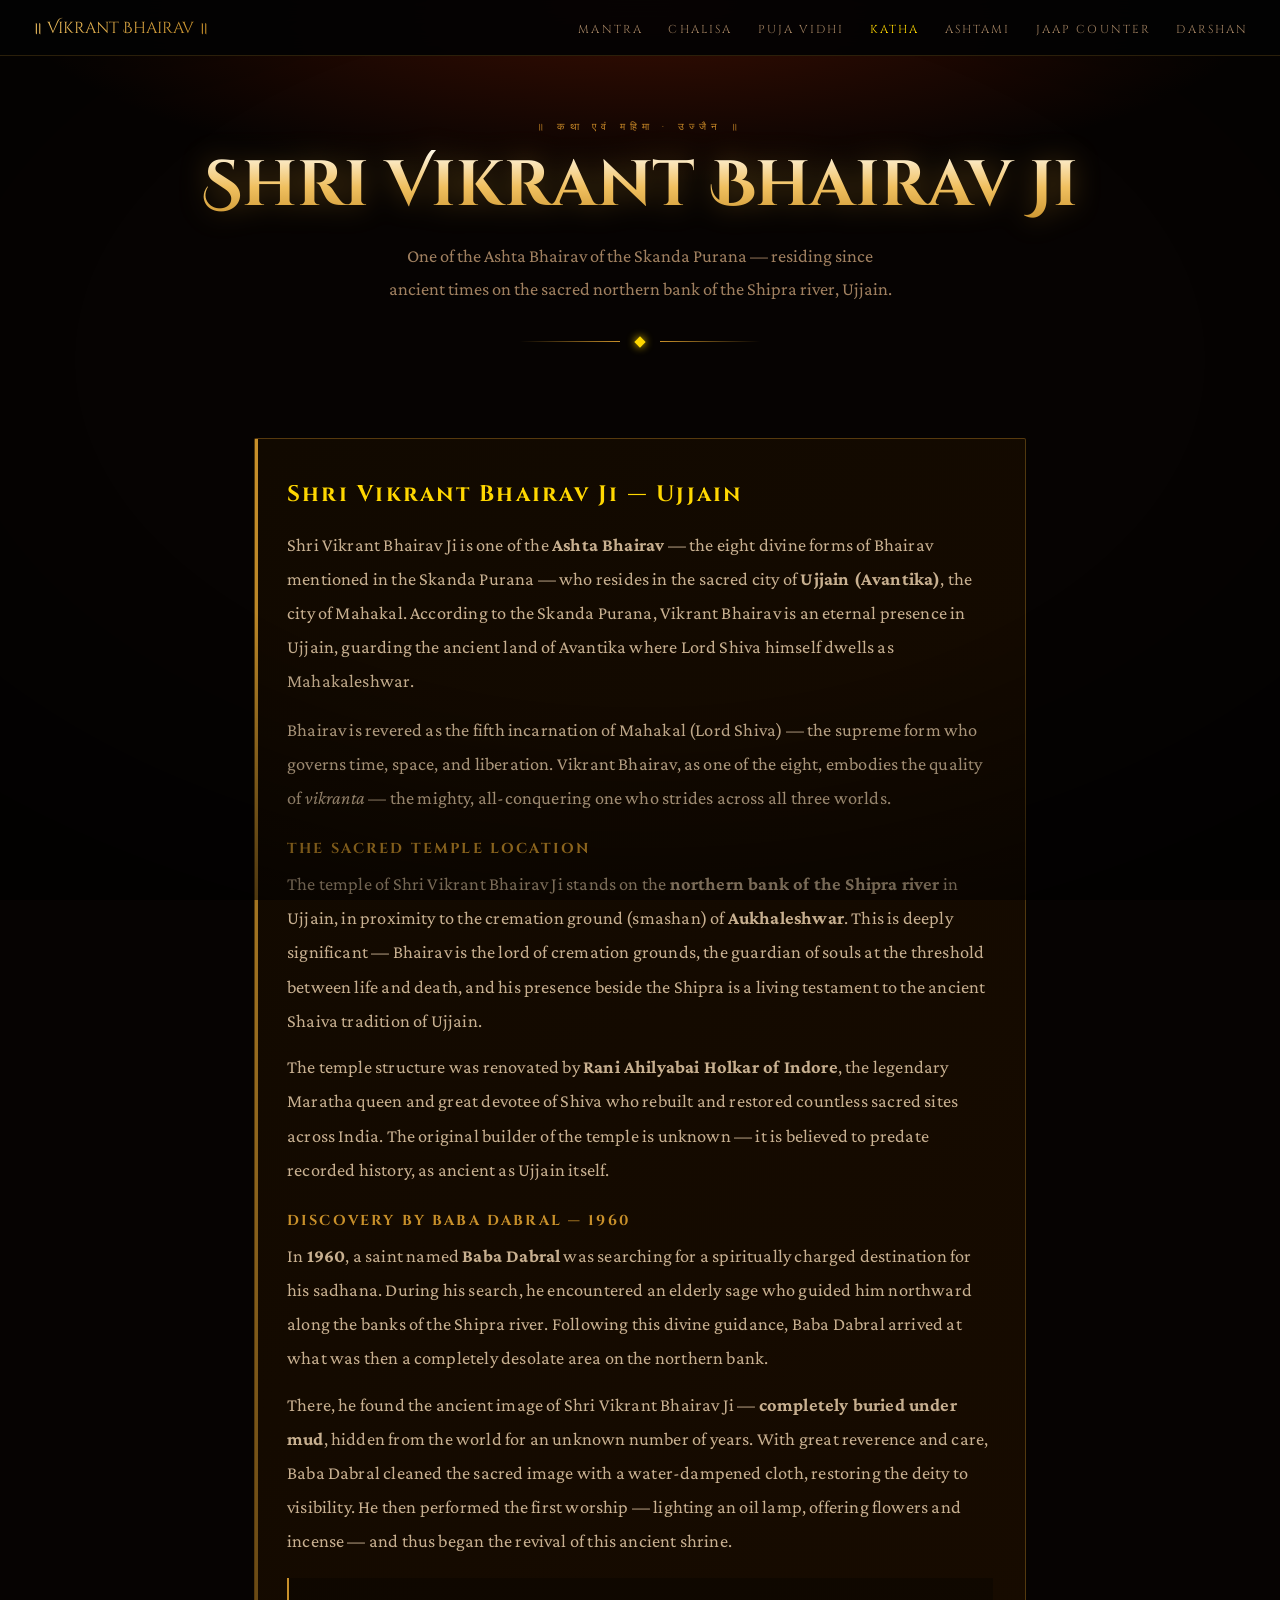
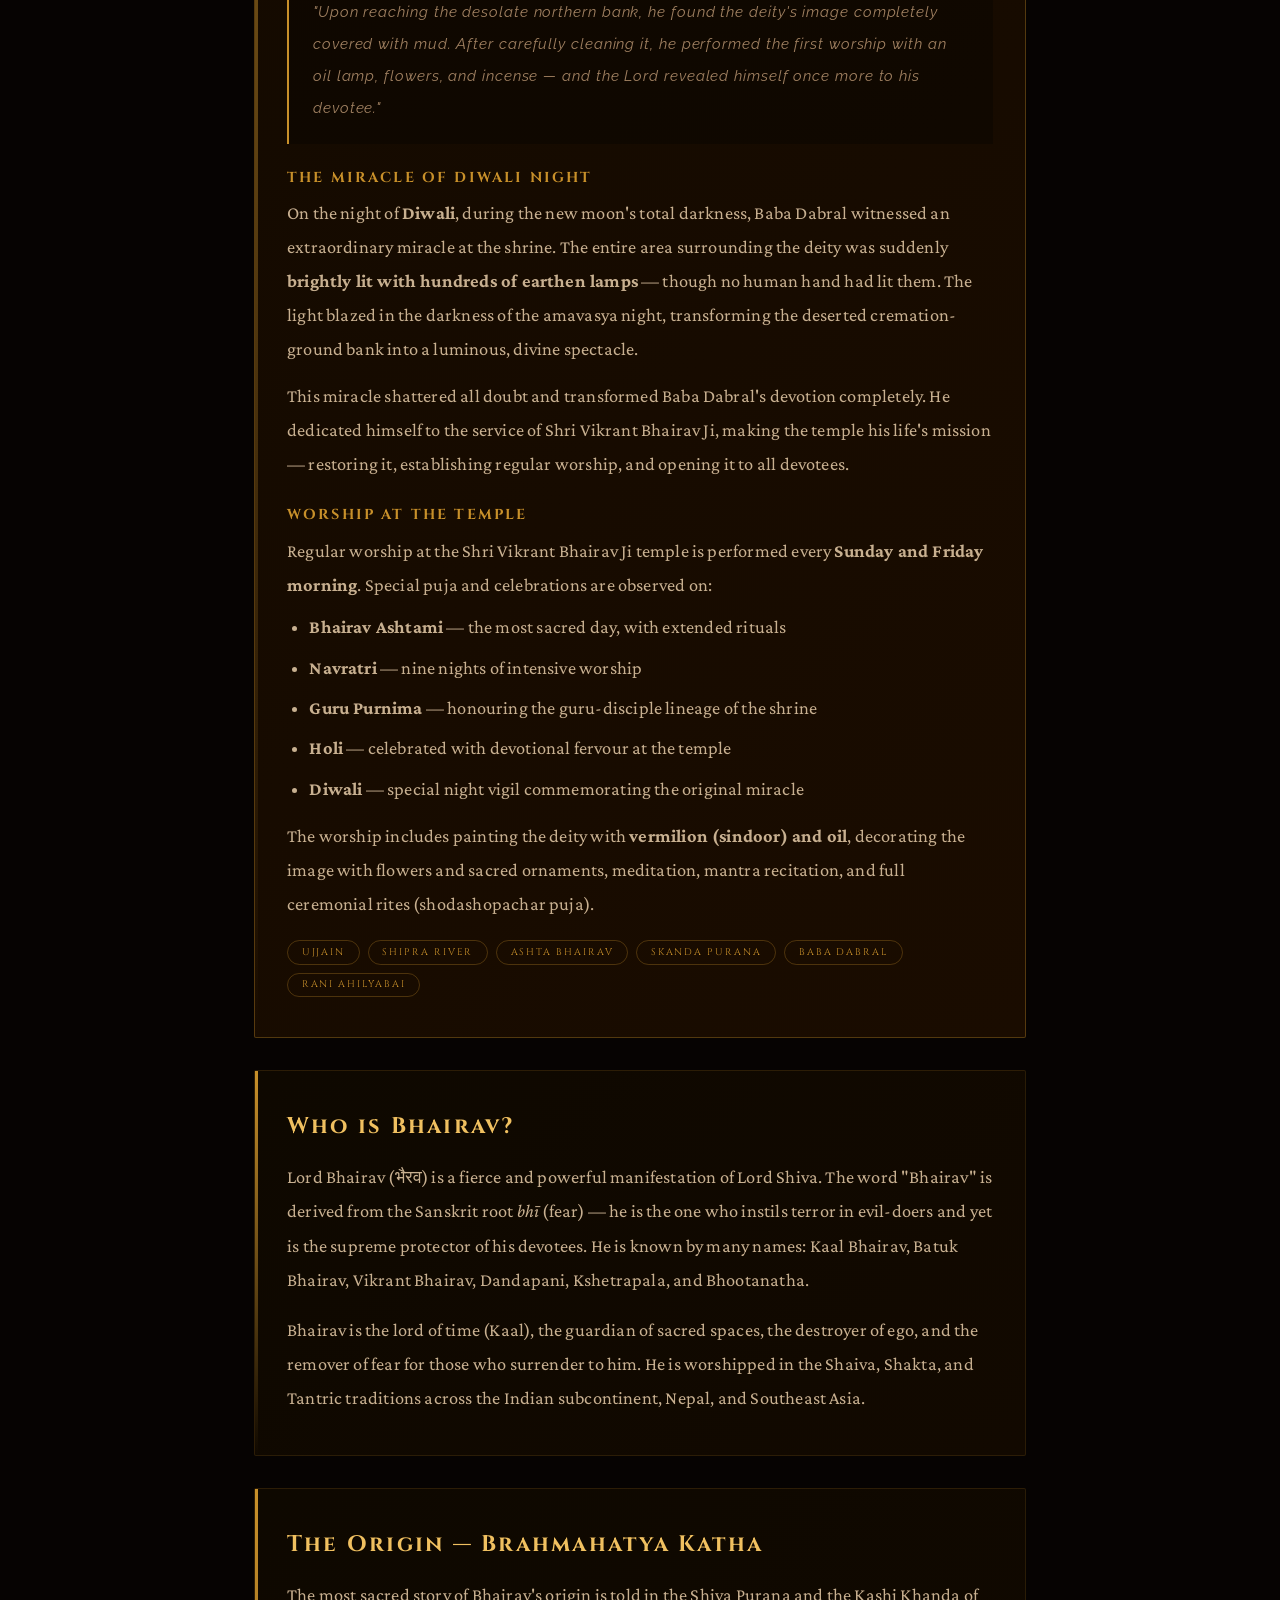
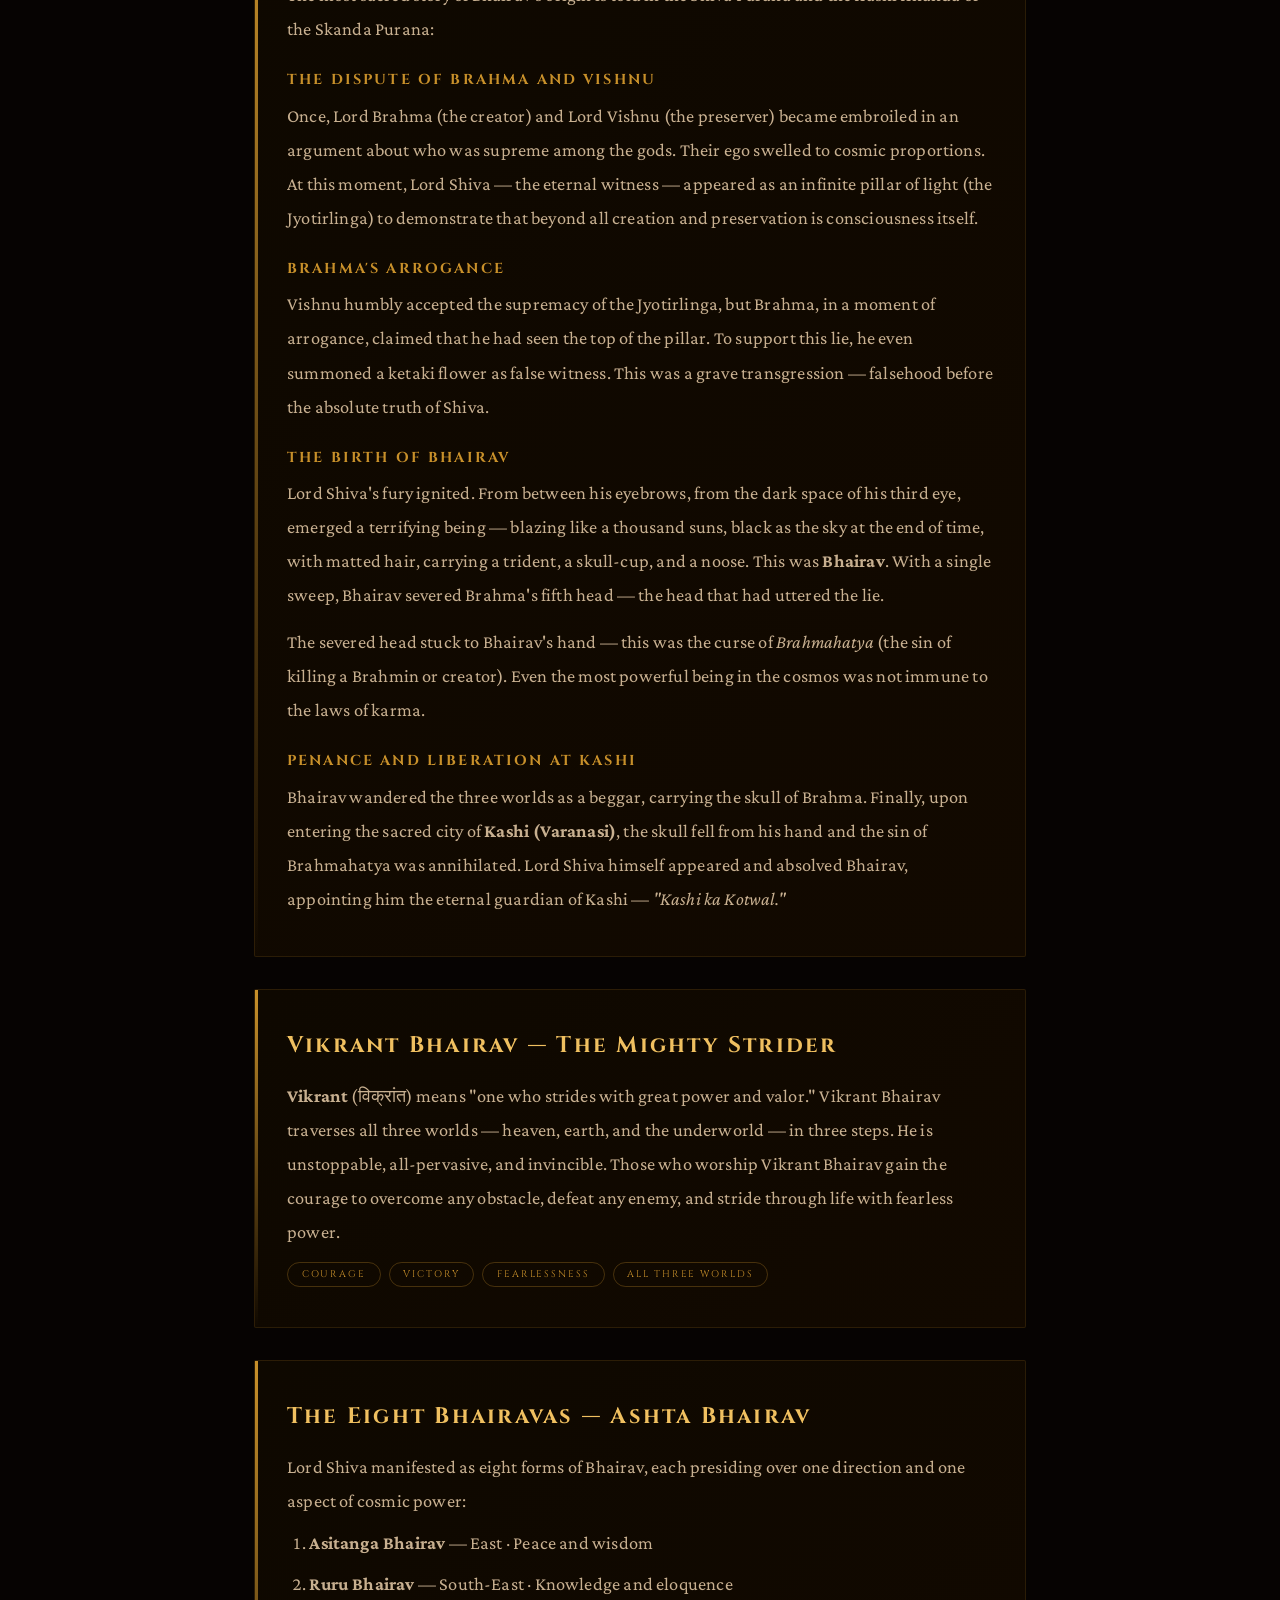
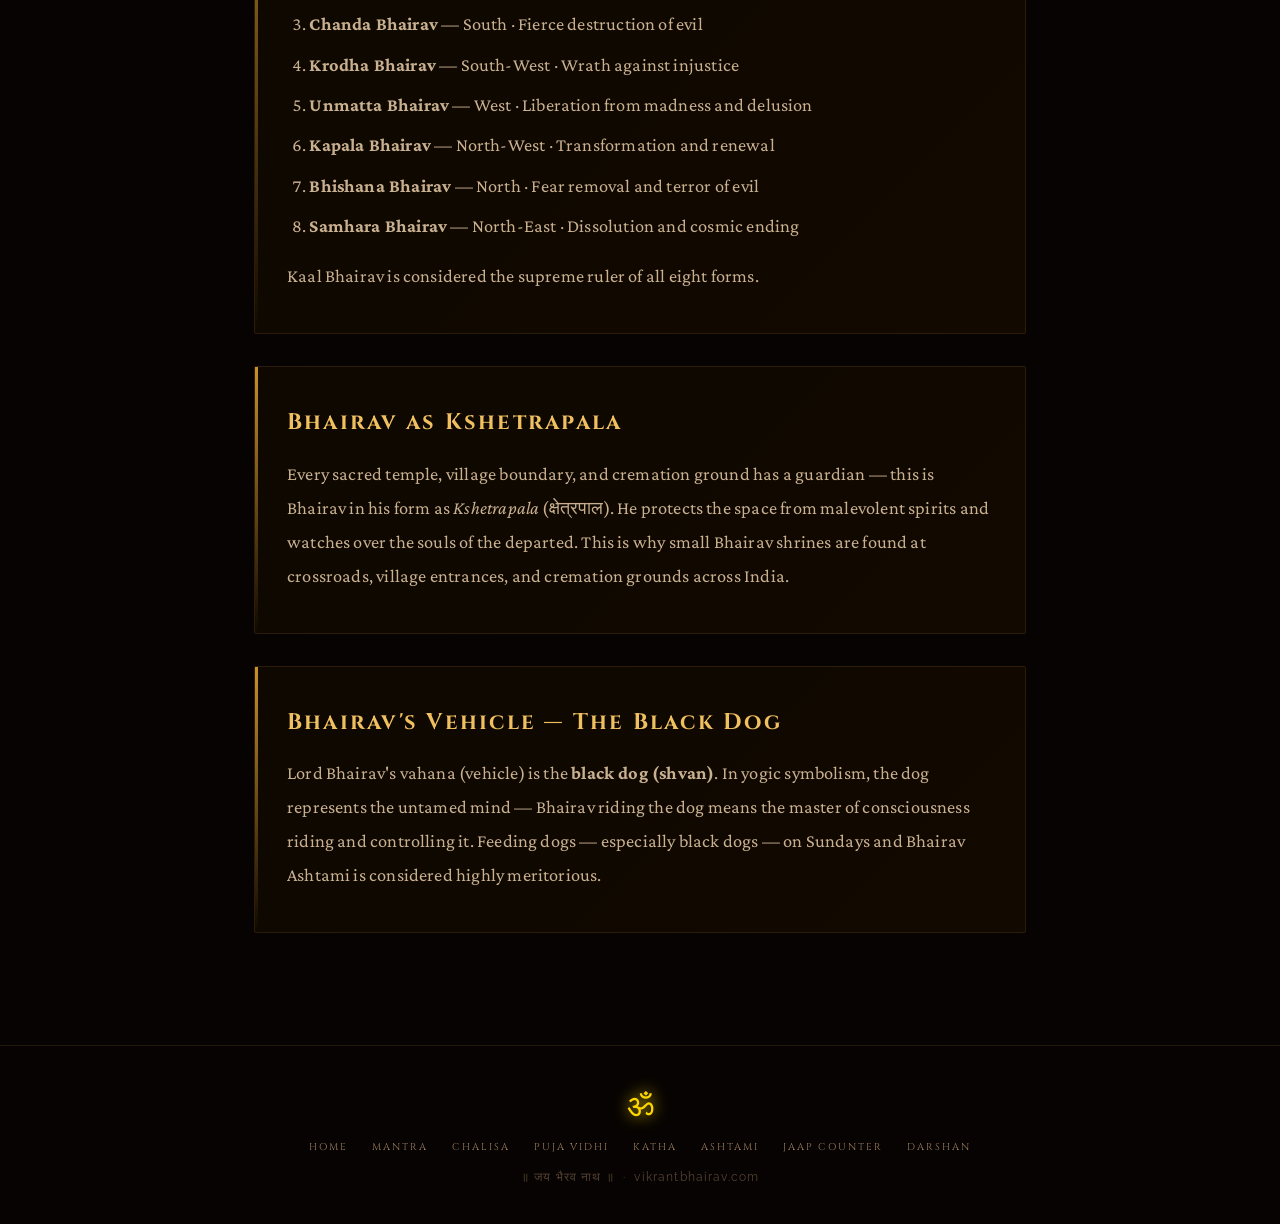
<file: katha.html>
<!DOCTYPE html>
<html lang="en">
<head>
  <meta charset="UTF-8" />
  <meta name="viewport" content="width=device-width, initial-scale=1.0" />
  <title>Shri Vikrant Bhairav Ji Ujjain — Katha, Temple & Significance</title>
  <meta name="description" content="The divine story of Shri Vikrant Bhairav Ji of Ujjain — one of the Ashta Bhairav of Skanda Purana, located on the northern bank of Shipra river. History, discovery by Baba Dabral, and significance." />
  <link rel="canonical" href="https://vikrantbhairav.com/katha.html" />

  <meta property="og:type" content="website" />
  <meta property="og:url" content="https://vikrantbhairav.com/katha.html" />
  <meta property="og:title" content="Shri Vikrant Bhairav Ji Ujjain — Katha, Temple & Significance" />
  <meta property="og:description" content="The divine story of Shri Vikrant Bhairav Ji of Ujjain — one of the Ashta Bhairav of Skanda Purana, located on the northern bank of Shipra river. History, discovery by Baba Dabral, and significance." />
  <meta property="og:image" content="https://vikrantbhairav.com/og-image.jpg" />
  <meta name="twitter:card" content="summary_large_image" />
  <meta name="twitter:title" content="Shri Vikrant Bhairav Ji Ujjain — Katha & Significance" />
  <meta name="twitter:description" content="The divine story of Shri Vikrant Bhairav Ji of Ujjain, on the northern bank of Shipra river." />

  <link rel="preconnect" href="https://fonts.googleapis.com" />
  <link href="https://fonts.googleapis.com/css2?family=Cinzel+Decorative:wght@400;700;900&family=Cinzel:wght@400;600;700&family=Cormorant+Garamond:wght@400;500;600;700&family=Crimson+Pro:wght@300;400;500;600&family=Raleway:wght@300;400;500&display=swap" rel="stylesheet" />
  <link rel="stylesheet" href="style.css" />
</head>
<body>

<nav class="site-nav">
  <a class="nav-logo" href="/">॥ Vikrant Bhairav ॥</a>
  <ul class="nav-links">
    <li><a href="mantra.html">Mantra</a></li>
    <li><a href="chalisa.html">Chalisa</a></li>
    <li><a href="puja-vidhi.html">Puja Vidhi</a></li>
    <li><a href="katha.html" class="active">Katha</a></li>
    <li><a href="bhairav-ashtami.html">Ashtami</a></li>
    <li><a href="jaap-counter.html">Jaap Counter</a></li>
    <li><a href="darshan.html">Darshan</a></li>
  </ul>
</nav>

<header class="page-header">
  <span class="page-header-label">॥ कथा एवं महिमा · उज्जैन ॥</span>
  <h1>Shri Vikrant Bhairav Ji</h1>
  <p>One of the Ashta Bhairav of the Skanda Purana — residing since ancient times on the sacred northern bank of the Shipra river, Ujjain.</p>
  <div class="gold-divider">
    <div class="gold-divider-line"></div>
    <div class="gold-divider-gem"></div>
    <div class="gold-divider-line"></div>
  </div>
</header>

<main class="content-wrap">

  <div class="content-section" style="border-color:rgba(200,144,42,0.35);background:linear-gradient(135deg,#110900,#1a0c00);">
    <h2 style="color:var(--gold-glow);">Shri Vikrant Bhairav Ji — Ujjain</h2>
    <p>Shri Vikrant Bhairav Ji is one of the <strong>Ashta Bhairav</strong> — the eight divine forms of Bhairav mentioned in the Skanda Purana — who resides in the sacred city of <strong>Ujjain (Avantika)</strong>, the city of Mahakal. According to the Skanda Purana, Vikrant Bhairav is an eternal presence in Ujjain, guarding the ancient land of Avantika where Lord Shiva himself dwells as Mahakaleshwar.</p>
    <p style="margin-top:0.9rem;">Bhairav is revered as the fifth incarnation of Mahakal (Lord Shiva) — the supreme form who governs time, space, and liberation. Vikrant Bhairav, as one of the eight, embodies the quality of <em>vikranta</em> — the mighty, all-conquering one who strides across all three worlds.</p>

    <h3>The Sacred Temple Location</h3>
    <p>The temple of Shri Vikrant Bhairav Ji stands on the <strong>northern bank of the Shipra river</strong> in Ujjain, in proximity to the cremation ground (smashan) of <strong>Aukhaleshwar</strong>. This is deeply significant — Bhairav is the lord of cremation grounds, the guardian of souls at the threshold between life and death, and his presence beside the Shipra is a living testament to the ancient Shaiva tradition of Ujjain.</p>
    <p style="margin-top:0.8rem;">The temple structure was renovated by <strong>Rani Ahilyabai Holkar of Indore</strong>, the legendary Maratha queen and great devotee of Shiva who rebuilt and restored countless sacred sites across India. The original builder of the temple is unknown — it is believed to predate recorded history, as ancient as Ujjain itself.</p>

    <h3>Discovery by Baba Dabral — 1960</h3>
    <p>In <strong>1960</strong>, a saint named <strong>Baba Dabral</strong> was searching for a spiritually charged destination for his sadhana. During his search, he encountered an elderly sage who guided him northward along the banks of the Shipra river. Following this divine guidance, Baba Dabral arrived at what was then a completely desolate area on the northern bank.</p>
    <p style="margin-top:0.8rem;">There, he found the ancient image of Shri Vikrant Bhairav Ji — <strong>completely buried under mud</strong>, hidden from the world for an unknown number of years. With great reverence and care, Baba Dabral cleaned the sacred image with a water-dampened cloth, restoring the deity to visibility. He then performed the first worship — lighting an oil lamp, offering flowers and incense — and thus began the revival of this ancient shrine.</p>

    <div class="mantra-block" style="font-family:'Raleway',sans-serif;font-size:0.95rem;font-style:italic;color:var(--text-dim);">
      "Upon reaching the desolate northern bank, he found the deity's image completely covered with mud. After carefully cleaning it, he performed the first worship with an oil lamp, flowers, and incense — and the Lord revealed himself once more to his devotee."
    </div>

    <h3>The Miracle of Diwali Night</h3>
    <p>On the night of <strong>Diwali</strong>, during the new moon's total darkness, Baba Dabral witnessed an extraordinary miracle at the shrine. The entire area surrounding the deity was suddenly <strong>brightly lit with hundreds of earthen lamps</strong> — though no human hand had lit them. The light blazed in the darkness of the amavasya night, transforming the deserted cremation-ground bank into a luminous, divine spectacle.</p>
    <p style="margin-top:0.8rem;">This miracle shattered all doubt and transformed Baba Dabral's devotion completely. He dedicated himself to the service of Shri Vikrant Bhairav Ji, making the temple his life's mission — restoring it, establishing regular worship, and opening it to all devotees.</p>

    <h3>Worship at the Temple</h3>
    <p>Regular worship at the Shri Vikrant Bhairav Ji temple is performed every <strong>Sunday and Friday morning</strong>. Special puja and celebrations are observed on:</p>
    <ul>
      <li><strong>Bhairav Ashtami</strong> — the most sacred day, with extended rituals</li>
      <li><strong>Navratri</strong> — nine nights of intensive worship</li>
      <li><strong>Guru Purnima</strong> — honouring the guru-disciple lineage of the shrine</li>
      <li><strong>Holi</strong> — celebrated with devotional fervour at the temple</li>
      <li><strong>Diwali</strong> — special night vigil commemorating the original miracle</li>
    </ul>
    <p style="margin-top:0.8rem;">The worship includes painting the deity with <strong>vermilion (sindoor) and oil</strong>, decorating the image with flowers and sacred ornaments, meditation, mantra recitation, and full ceremonial rites (shodashopachar puja).</p>

    <div class="tag-row" style="margin-top:1.2rem;">
      <span class="tag">Ujjain</span>
      <span class="tag">Shipra River</span>
      <span class="tag">Ashta Bhairav</span>
      <span class="tag">Skanda Purana</span>
      <span class="tag">Baba Dabral</span>
      <span class="tag">Rani Ahilyabai</span>
    </div>
  </div>

  <div class="content-section">
    <h2>Who is Bhairav?</h2>
    <p>Lord Bhairav (भैरव) is a fierce and powerful manifestation of Lord Shiva. The word "Bhairav" is derived from the Sanskrit root <em>bhī</em> (fear) — he is the one who instils terror in evil-doers and yet is the supreme protector of his devotees. He is known by many names: Kaal Bhairav, Batuk Bhairav, Vikrant Bhairav, Dandapani, Kshetrapala, and Bhootanatha.</p>
    <p style="margin-top:1rem;">Bhairav is the lord of time (Kaal), the guardian of sacred spaces, the destroyer of ego, and the remover of fear for those who surrender to him. He is worshipped in the Shaiva, Shakta, and Tantric traditions across the Indian subcontinent, Nepal, and Southeast Asia.</p>
  </div>

  <div class="content-section">
    <h2>The Origin — Brahmahatya Katha</h2>
    <p>The most sacred story of Bhairav's origin is told in the Shiva Purana and the Kashi Khanda of the Skanda Purana:</p>
    <h3>The Dispute of Brahma and Vishnu</h3>
    <p>Once, Lord Brahma (the creator) and Lord Vishnu (the preserver) became embroiled in an argument about who was supreme among the gods. Their ego swelled to cosmic proportions. At this moment, Lord Shiva — the eternal witness — appeared as an infinite pillar of light (the Jyotirlinga) to demonstrate that beyond all creation and preservation is consciousness itself.</p>
    <h3>Brahma's Arrogance</h3>
    <p>Vishnu humbly accepted the supremacy of the Jyotirlinga, but Brahma, in a moment of arrogance, claimed that he had seen the top of the pillar. To support this lie, he even summoned a ketaki flower as false witness. This was a grave transgression — falsehood before the absolute truth of Shiva.</p>
    <h3>The Birth of Bhairav</h3>
    <p>Lord Shiva's fury ignited. From between his eyebrows, from the dark space of his third eye, emerged a terrifying being — blazing like a thousand suns, black as the sky at the end of time, with matted hair, carrying a trident, a skull-cup, and a noose. This was <strong>Bhairav</strong>. With a single sweep, Bhairav severed Brahma's fifth head — the head that had uttered the lie.</p>
    <p style="margin-top:0.8rem;">The severed head stuck to Bhairav's hand — this was the curse of <em>Brahmahatya</em> (the sin of killing a Brahmin or creator). Even the most powerful being in the cosmos was not immune to the laws of karma.</p>
    <h3>Penance and Liberation at Kashi</h3>
    <p>Bhairav wandered the three worlds as a beggar, carrying the skull of Brahma. Finally, upon entering the sacred city of <strong>Kashi (Varanasi)</strong>, the skull fell from his hand and the sin of Brahmahatya was annihilated. Lord Shiva himself appeared and absolved Bhairav, appointing him the eternal guardian of Kashi — <em>"Kashi ka Kotwal."</em></p>
  </div>

  <div class="content-section">
    <h2>Vikrant Bhairav — The Mighty Strider</h2>
    <p><strong>Vikrant</strong> (विक्रांत) means "one who strides with great power and valor." Vikrant Bhairav traverses all three worlds — heaven, earth, and the underworld — in three steps. He is unstoppable, all-pervasive, and invincible. Those who worship Vikrant Bhairav gain the courage to overcome any obstacle, defeat any enemy, and stride through life with fearless power.</p>
    <div class="tag-row">
      <span class="tag">Courage</span>
      <span class="tag">Victory</span>
      <span class="tag">Fearlessness</span>
      <span class="tag">All Three Worlds</span>
    </div>
  </div>

  <div class="content-section">
    <h2>The Eight Bhairavas — Ashta Bhairav</h2>
    <p>Lord Shiva manifested as eight forms of Bhairav, each presiding over one direction and one aspect of cosmic power:</p>
    <ol>
      <li><strong>Asitanga Bhairav</strong> — East · Peace and wisdom</li>
      <li><strong>Ruru Bhairav</strong> — South-East · Knowledge and eloquence</li>
      <li><strong>Chanda Bhairav</strong> — South · Fierce destruction of evil</li>
      <li><strong>Krodha Bhairav</strong> — South-West · Wrath against injustice</li>
      <li><strong>Unmatta Bhairav</strong> — West · Liberation from madness and delusion</li>
      <li><strong>Kapala Bhairav</strong> — North-West · Transformation and renewal</li>
      <li><strong>Bhishana Bhairav</strong> — North · Fear removal and terror of evil</li>
      <li><strong>Samhara Bhairav</strong> — North-East · Dissolution and cosmic ending</li>
    </ol>
    <p style="margin-top:1rem;">Kaal Bhairav is considered the supreme ruler of all eight forms.</p>
  </div>

  <div class="content-section">
    <h2>Bhairav as Kshetrapala</h2>
    <p>Every sacred temple, village boundary, and cremation ground has a guardian — this is Bhairav in his form as <em>Kshetrapala</em> (क्षेत्रपाल). He protects the space from malevolent spirits and watches over the souls of the departed. This is why small Bhairav shrines are found at crossroads, village entrances, and cremation grounds across India.</p>
  </div>

  <div class="content-section">
    <h2>Bhairav's Vehicle — The Black Dog</h2>
    <p>Lord Bhairav's vahana (vehicle) is the <strong>black dog (shvan)</strong>. In yogic symbolism, the dog represents the untamed mind — Bhairav riding the dog means the master of consciousness riding and controlling it. Feeding dogs — especially black dogs — on Sundays and Bhairav Ashtami is considered highly meritorious.</p>
  </div>

</main>

<footer class="site-footer">
  <span class="footer-om">ॐ</span>
  <div class="footer-links">
    <a href="/">Home</a>
    <a href="mantra.html">Mantra</a>
    <a href="chalisa.html">Chalisa</a>
    <a href="puja-vidhi.html">Puja Vidhi</a>
    <a href="katha.html">Katha</a>
    <a href="bhairav-ashtami.html">Ashtami</a>
    <a href="jaap-counter.html">Jaap Counter</a>
    <a href="darshan.html">Darshan</a>
  </div>
  <p class="footer-copy">॥ जय भैरव नाथ ॥ &nbsp;·&nbsp; vikrantbhairav.com</p>
</footer>

</body>
</html>
</file>
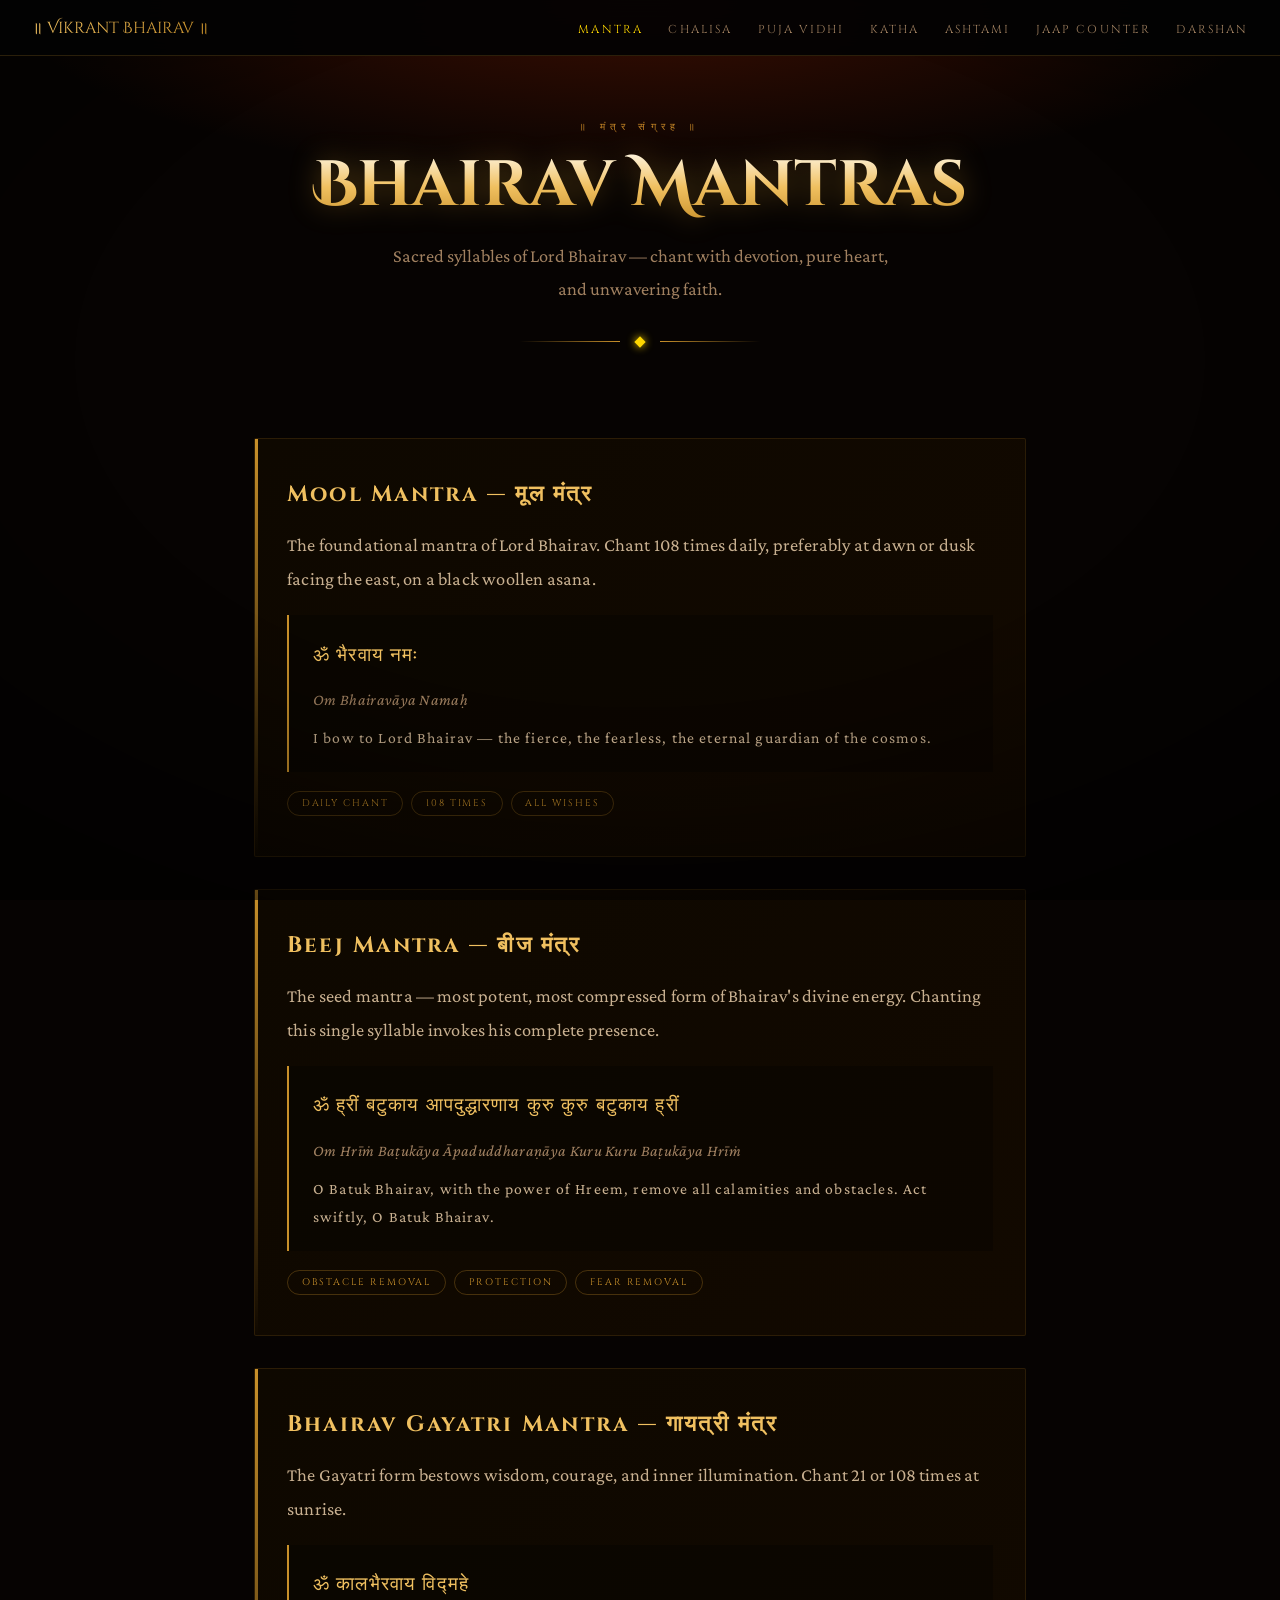
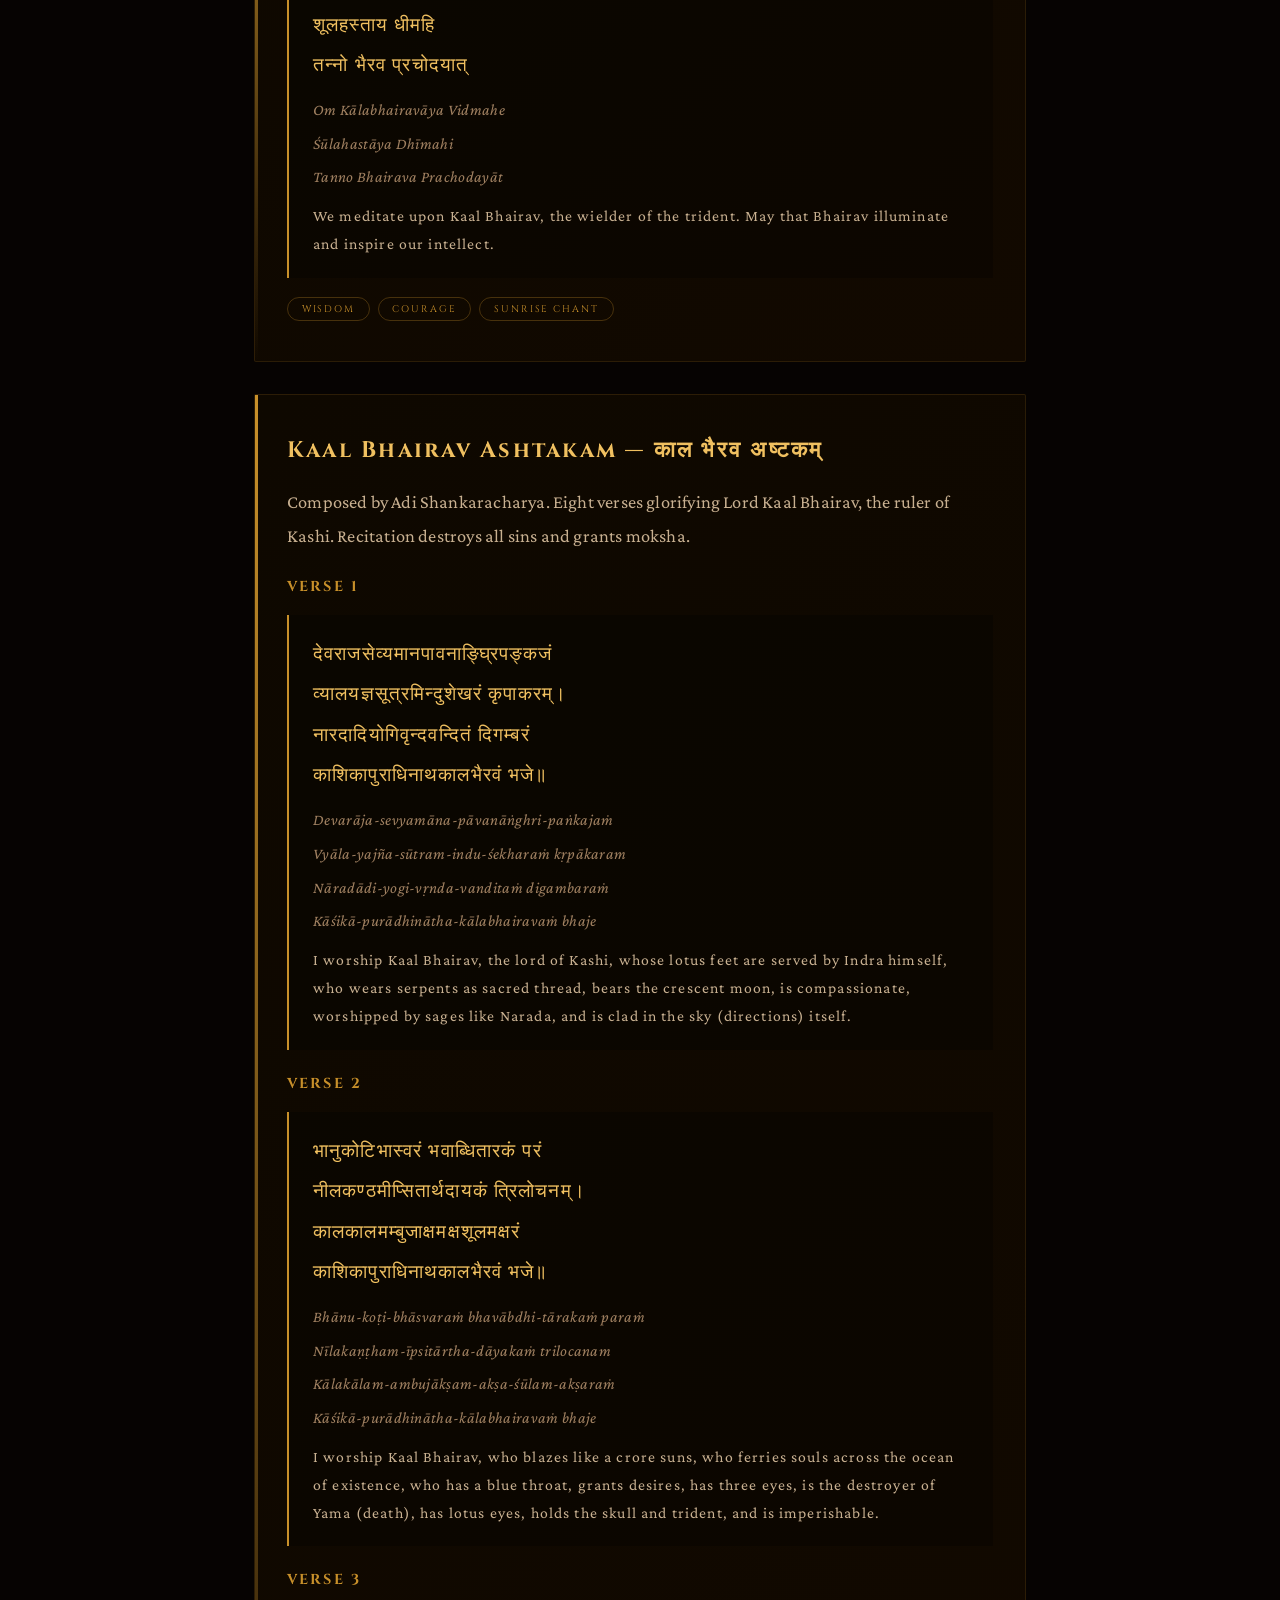
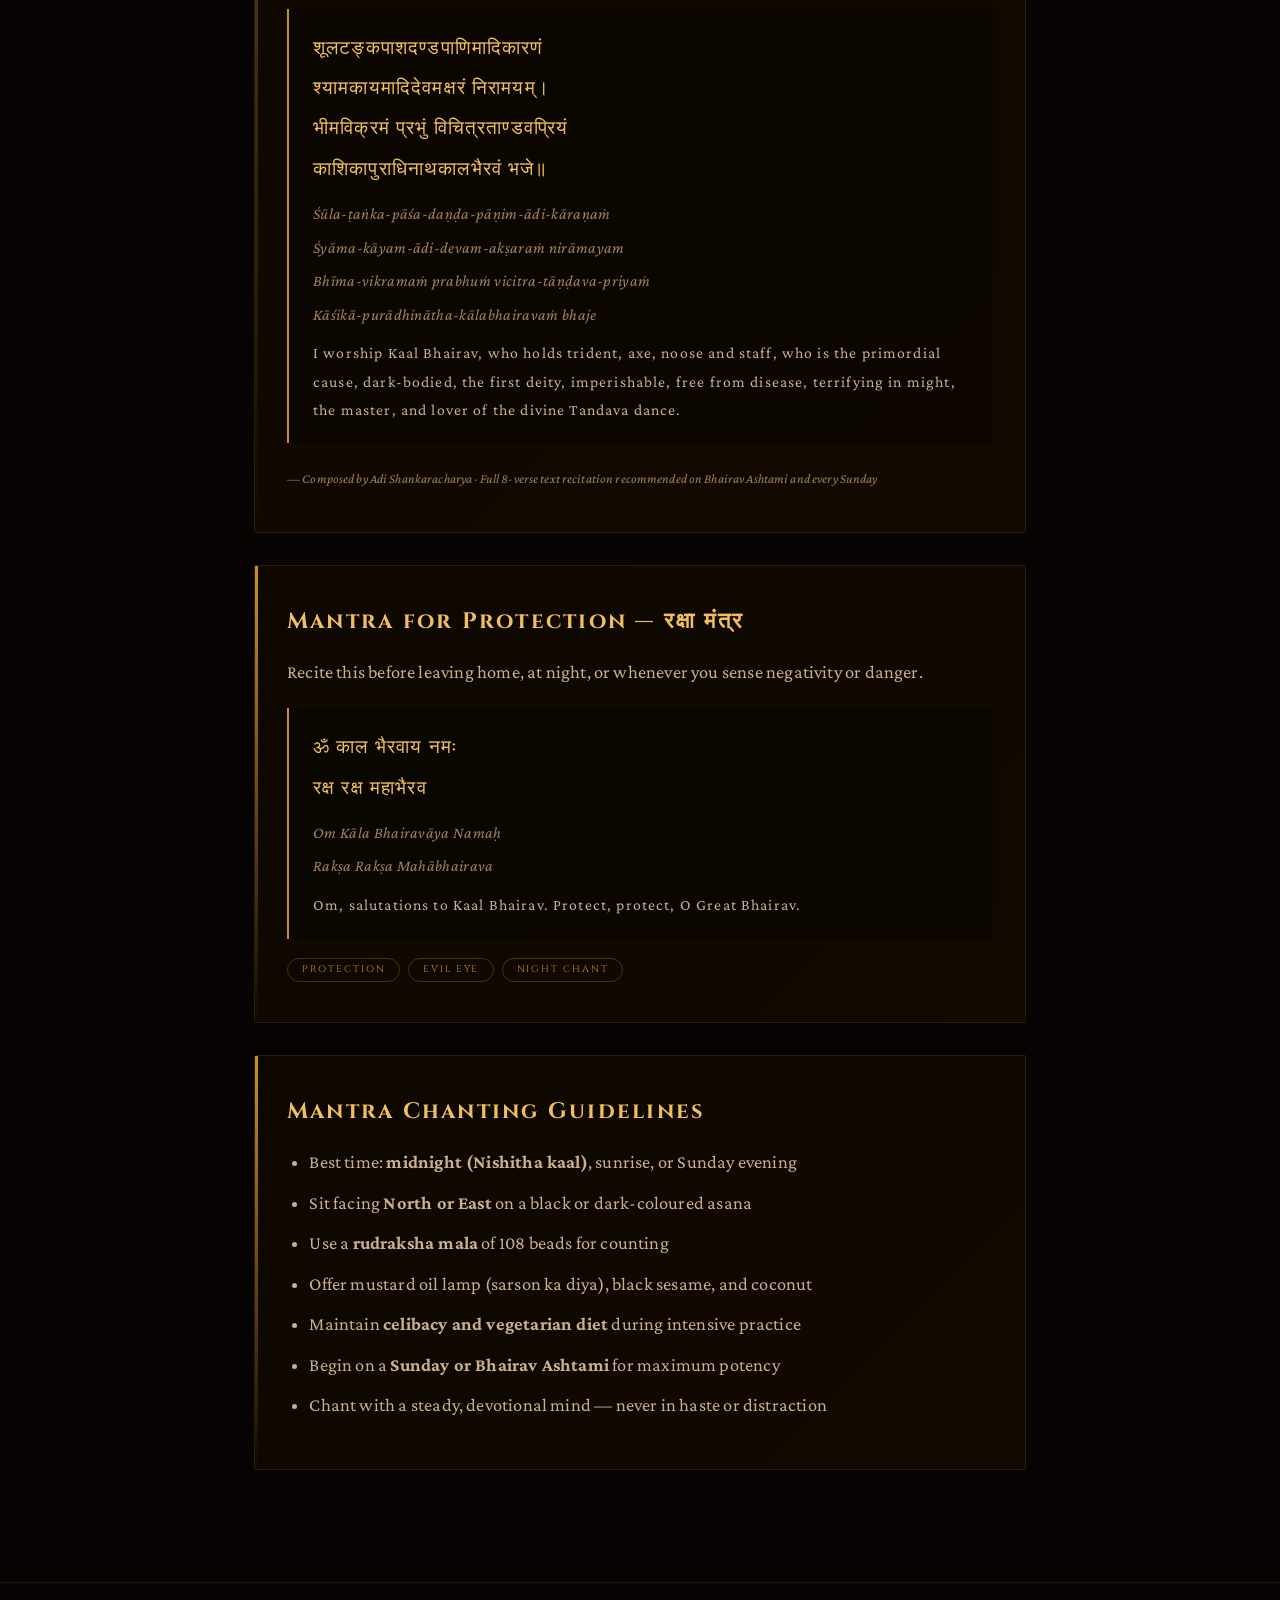
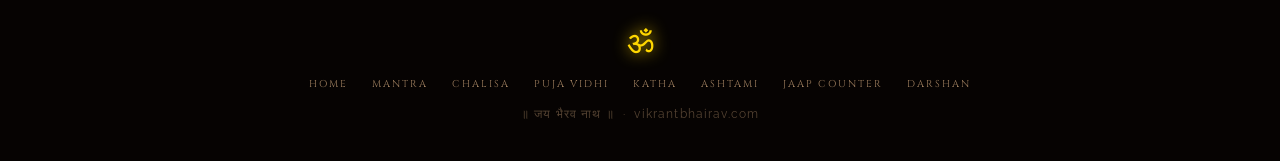
<file: mantra.html>
<!DOCTYPE html>
<html lang="en">
<head>
  <meta charset="UTF-8" />
  <meta name="viewport" content="width=device-width, initial-scale=1.0" />
  <title>Bhairav Mantras — Sanskrit, Meaning & Benefits | Vikrant Bhairav</title>
  <meta name="description" content="Complete collection of Lord Bhairav mantras with Sanskrit text, transliteration, meaning and benefits. Includes Bhairav beej mantra, Gayatri, and Kaal Bhairav Ashtakam." />
  <link rel="canonical" href="https://vikrantbhairav.com/mantra.html" />

  <meta property="og:type" content="website" />
  <meta property="og:url" content="https://vikrantbhairav.com/mantra.html" />
  <meta property="og:title" content="Bhairav Mantras — Sanskrit, Meaning & Benefits | Vikrant Bhairav" />
  <meta property="og:description" content="Complete collection of Lord Bhairav mantras with Sanskrit text, transliteration, meaning and benefits. Includes Bhairav beej mantra, Gayatri, and Kaal Bhairav Ashtakam." />
  <meta property="og:image" content="https://vikrantbhairav.com/og-image.jpg" />
  <meta name="twitter:card" content="summary_large_image" />
  <meta name="twitter:title" content="Bhairav Mantras — Sanskrit, Meaning & Benefits" />
  <meta name="twitter:description" content="Complete collection of Lord Bhairav mantras with Sanskrit text, transliteration, meaning and benefits." />

  <link rel="preconnect" href="https://fonts.googleapis.com" />
  <link href="https://fonts.googleapis.com/css2?family=Cinzel+Decorative:wght@400;700;900&family=Cinzel:wght@400;600;700&family=Cormorant+Garamond:wght@400;500;600;700&family=Crimson+Pro:wght@300;400;500;600&family=Raleway:wght@300;400;500&display=swap" rel="stylesheet" />
  <link rel="stylesheet" href="style.css" />
</head>
<body>

<nav class="site-nav">
  <a class="nav-logo" href="/">॥ Vikrant Bhairav ॥</a>
  <ul class="nav-links">
    <li><a href="mantra.html" class="active">Mantra</a></li>
    <li><a href="chalisa.html">Chalisa</a></li>
    <li><a href="puja-vidhi.html">Puja Vidhi</a></li>
    <li><a href="katha.html">Katha</a></li>
    <li><a href="bhairav-ashtami.html">Ashtami</a></li>
    <li><a href="jaap-counter.html">Jaap Counter</a></li>
    <li><a href="darshan.html">Darshan</a></li>
  </ul>
</nav>

<header class="page-header">
  <span class="page-header-label">॥ मंत्र संग्रह ॥</span>
  <h1>Bhairav Mantras</h1>
  <p>Sacred syllables of Lord Bhairav — chant with devotion, pure heart, and unwavering faith.</p>
  <div class="gold-divider">
    <div class="gold-divider-line"></div>
    <div class="gold-divider-gem"></div>
    <div class="gold-divider-line"></div>
  </div>
</header>

<main class="content-wrap">

  <div class="content-section">
    <h2>Mool Mantra — मूल मंत्र</h2>
    <p>The foundational mantra of Lord Bhairav. Chant 108 times daily, preferably at dawn or dusk facing the east, on a black woollen asana.</p>
    <div class="mantra-block">
      ॐ भैरवाय नमः
      <div class="mantra-transliteration">Om Bhairavāya Namaḥ</div>
      <div class="mantra-meaning">I bow to Lord Bhairav — the fierce, the fearless, the eternal guardian of the cosmos.</div>
    </div>
    <div class="tag-row">
      <span class="tag">Daily Chant</span>
      <span class="tag">108 Times</span>
      <span class="tag">All Wishes</span>
    </div>
  </div>

  <div class="content-section">
    <h2>Beej Mantra — बीज मंत्र</h2>
    <p>The seed mantra — most potent, most compressed form of Bhairav's divine energy. Chanting this single syllable invokes his complete presence.</p>
    <div class="mantra-block">
      ॐ ह्रीं बटुकाय आपदुद्धारणाय कुरु कुरु बटुकाय ह्रीं
      <div class="mantra-transliteration">Om Hrīṁ Baṭukāya Āpaduddharaṇāya Kuru Kuru Baṭukāya Hrīṁ</div>
      <div class="mantra-meaning">O Batuk Bhairav, with the power of Hreem, remove all calamities and obstacles. Act swiftly, O Batuk Bhairav.</div>
    </div>
    <div class="tag-row">
      <span class="tag">Obstacle Removal</span>
      <span class="tag">Protection</span>
      <span class="tag">Fear Removal</span>
    </div>
  </div>

  <div class="content-section">
    <h2>Bhairav Gayatri Mantra — गायत्री मंत्र</h2>
    <p>The Gayatri form bestows wisdom, courage, and inner illumination. Chant 21 or 108 times at sunrise.</p>
    <div class="mantra-block">
      ॐ कालभैरवाय विद्महे<br/>
      शूलहस्ताय धीमहि<br/>
      तन्नो भैरव प्रचोदयात्
      <div class="mantra-transliteration">Om Kālabhairavāya Vidmahe<br/>Śūlahastāya Dhīmahi<br/>Tanno Bhairava Prachodayāt</div>
      <div class="mantra-meaning">We meditate upon Kaal Bhairav, the wielder of the trident. May that Bhairav illuminate and inspire our intellect.</div>
    </div>
    <div class="tag-row">
      <span class="tag">Wisdom</span>
      <span class="tag">Courage</span>
      <span class="tag">Sunrise Chant</span>
    </div>
  </div>

  <div class="content-section">
    <h2>Kaal Bhairav Ashtakam — काल भैरव अष्टकम्</h2>
    <p>Composed by Adi Shankaracharya. Eight verses glorifying Lord Kaal Bhairav, the ruler of Kashi. Recitation destroys all sins and grants moksha.</p>

    <h3>Verse 1</h3>
    <div class="mantra-block">
      देवराजसेव्यमानपावनाङ्घ्रिपङ्कजं<br/>
      व्यालयज्ञसूत्रमिन्दुशेखरं कृपाकरम्।<br/>
      नारदादियोगिवृन्दवन्दितं दिगम्बरं<br/>
      काशिकापुराधिनाथकालभैरवं भजे॥
      <div class="mantra-transliteration">Devarāja-sevyamāna-pāvanāṅghri-paṅkajaṁ<br/>Vyāla-yajña-sūtram-indu-śekharaṁ kṛpākaram<br/>Nāradādi-yogi-vṛnda-vanditaṁ digambaraṁ<br/>Kāśikā-purādhinātha-kālabhairavaṁ bhaje</div>
      <div class="mantra-meaning">I worship Kaal Bhairav, the lord of Kashi, whose lotus feet are served by Indra himself, who wears serpents as sacred thread, bears the crescent moon, is compassionate, worshipped by sages like Narada, and is clad in the sky (directions) itself.</div>
    </div>

    <h3>Verse 2</h3>
    <div class="mantra-block">
      भानुकोटिभास्वरं भवाब्धितारकं परं<br/>
      नीलकण्ठमीप्सितार्थदायकं त्रिलोचनम्।<br/>
      कालकालमम्बुजाक्षमक्षशूलमक्षरं<br/>
      काशिकापुराधिनाथकालभैरवं भजे॥
      <div class="mantra-transliteration">Bhānu-koṭi-bhāsvaraṁ bhavābdhi-tārakaṁ paraṁ<br/>Nīlakaṇṭham-īpsitārtha-dāyakaṁ trilocanam<br/>Kālakālam-ambujākṣam-akṣa-śūlam-akṣaraṁ<br/>Kāśikā-purādhinātha-kālabhairavaṁ bhaje</div>
      <div class="mantra-meaning">I worship Kaal Bhairav, who blazes like a crore suns, who ferries souls across the ocean of existence, who has a blue throat, grants desires, has three eyes, is the destroyer of Yama (death), has lotus eyes, holds the skull and trident, and is imperishable.</div>
    </div>

    <h3>Verse 3</h3>
    <div class="mantra-block">
      शूलटङ्कपाशदण्डपाणिमादिकारणं<br/>
      श्यामकायमादिदेवमक्षरं निरामयम्।<br/>
      भीमविक्रमं प्रभुं विचित्रताण्डवप्रियं<br/>
      काशिकापुराधिनाथकालभैरवं भजे॥
      <div class="mantra-transliteration">Śūla-ṭaṅka-pāśa-daṇḍa-pāṇim-ādi-kāraṇaṁ<br/>Śyāma-kāyam-ādi-devam-akṣaraṁ nirāmayam<br/>Bhīma-vikramaṁ prabhuṁ vicitra-tāṇḍava-priyaṁ<br/>Kāśikā-purādhinātha-kālabhairavaṁ bhaje</div>
      <div class="mantra-meaning">I worship Kaal Bhairav, who holds trident, axe, noose and staff, who is the primordial cause, dark-bodied, the first deity, imperishable, free from disease, terrifying in might, the master, and lover of the divine Tandava dance.</div>
    </div>

    <p style="color:var(--text-dim);font-size:0.82rem;margin-top:1.5rem;font-style:italic;">— Composed by Adi Shankaracharya · Full 8-verse text recitation recommended on Bhairav Ashtami and every Sunday</p>
  </div>

  <div class="content-section">
    <h2>Mantra for Protection — रक्षा मंत्र</h2>
    <p>Recite this before leaving home, at night, or whenever you sense negativity or danger.</p>
    <div class="mantra-block">
      ॐ काल भैरवाय नमः<br/>रक्ष रक्ष महाभैरव
      <div class="mantra-transliteration">Om Kāla Bhairavāya Namaḥ<br/>Rakṣa Rakṣa Mahābhairava</div>
      <div class="mantra-meaning">Om, salutations to Kaal Bhairav. Protect, protect, O Great Bhairav.</div>
    </div>
    <div class="tag-row">
      <span class="tag">Protection</span>
      <span class="tag">Evil Eye</span>
      <span class="tag">Night Chant</span>
    </div>
  </div>

  <div class="content-section">
    <h2>Mantra Chanting Guidelines</h2>
    <ul>
      <li>Best time: <strong>midnight (Nishitha kaal)</strong>, sunrise, or Sunday evening</li>
      <li>Sit facing <strong>North or East</strong> on a black or dark-coloured asana</li>
      <li>Use a <strong>rudraksha mala</strong> of 108 beads for counting</li>
      <li>Offer mustard oil lamp (sarson ka diya), black sesame, and coconut</li>
      <li>Maintain <strong>celibacy and vegetarian diet</strong> during intensive practice</li>
      <li>Begin on a <strong>Sunday or Bhairav Ashtami</strong> for maximum potency</li>
      <li>Chant with a steady, devotional mind — never in haste or distraction</li>
    </ul>
  </div>

</main>

<footer class="site-footer">
  <span class="footer-om">ॐ</span>
  <div class="footer-links">
    <a href="/">Home</a>
    <a href="mantra.html">Mantra</a>
    <a href="chalisa.html">Chalisa</a>
    <a href="puja-vidhi.html">Puja Vidhi</a>
    <a href="katha.html">Katha</a>
    <a href="bhairav-ashtami.html">Ashtami</a>
    <a href="jaap-counter.html">Jaap Counter</a>
    <a href="darshan.html">Darshan</a>
  </div>
  <p class="footer-copy">॥ जय भैरव नाथ ॥ &nbsp;·&nbsp; vikrantbhairav.com</p>
</footer>

</body>
</html>
</file>
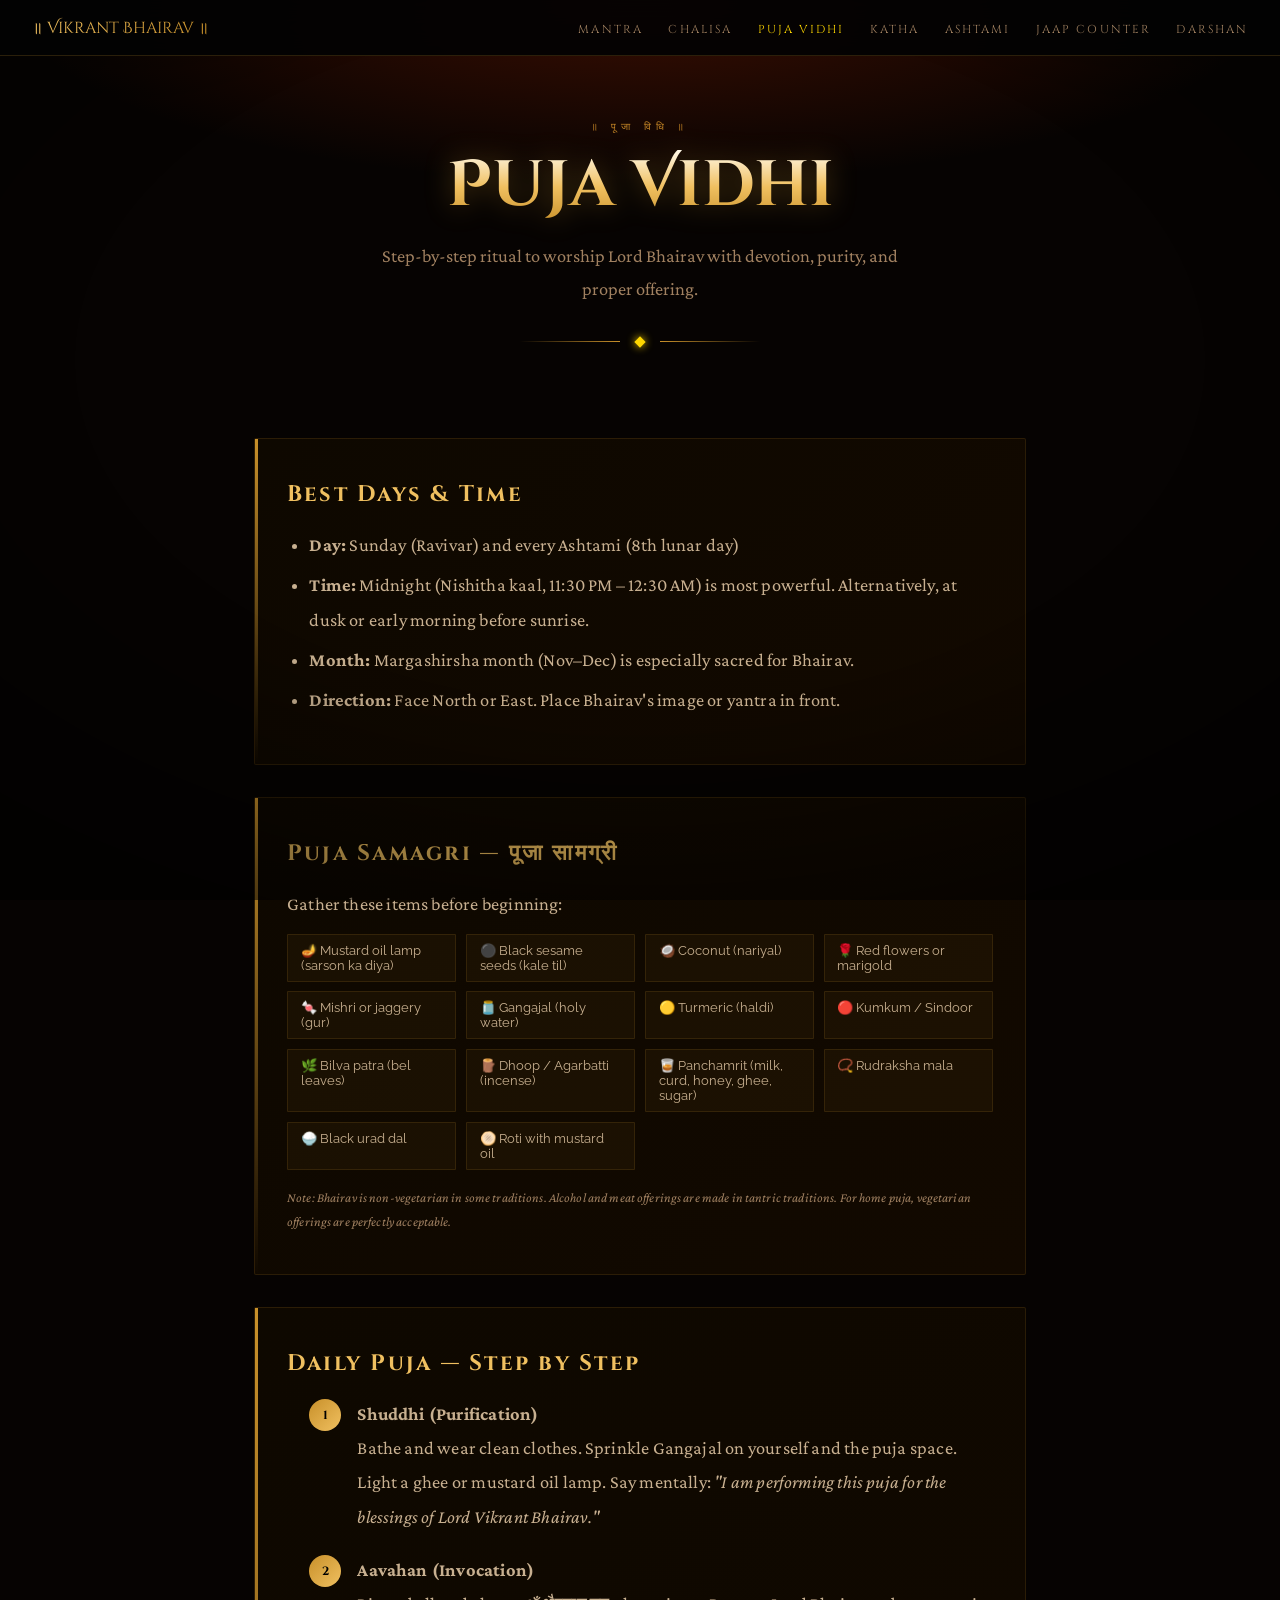
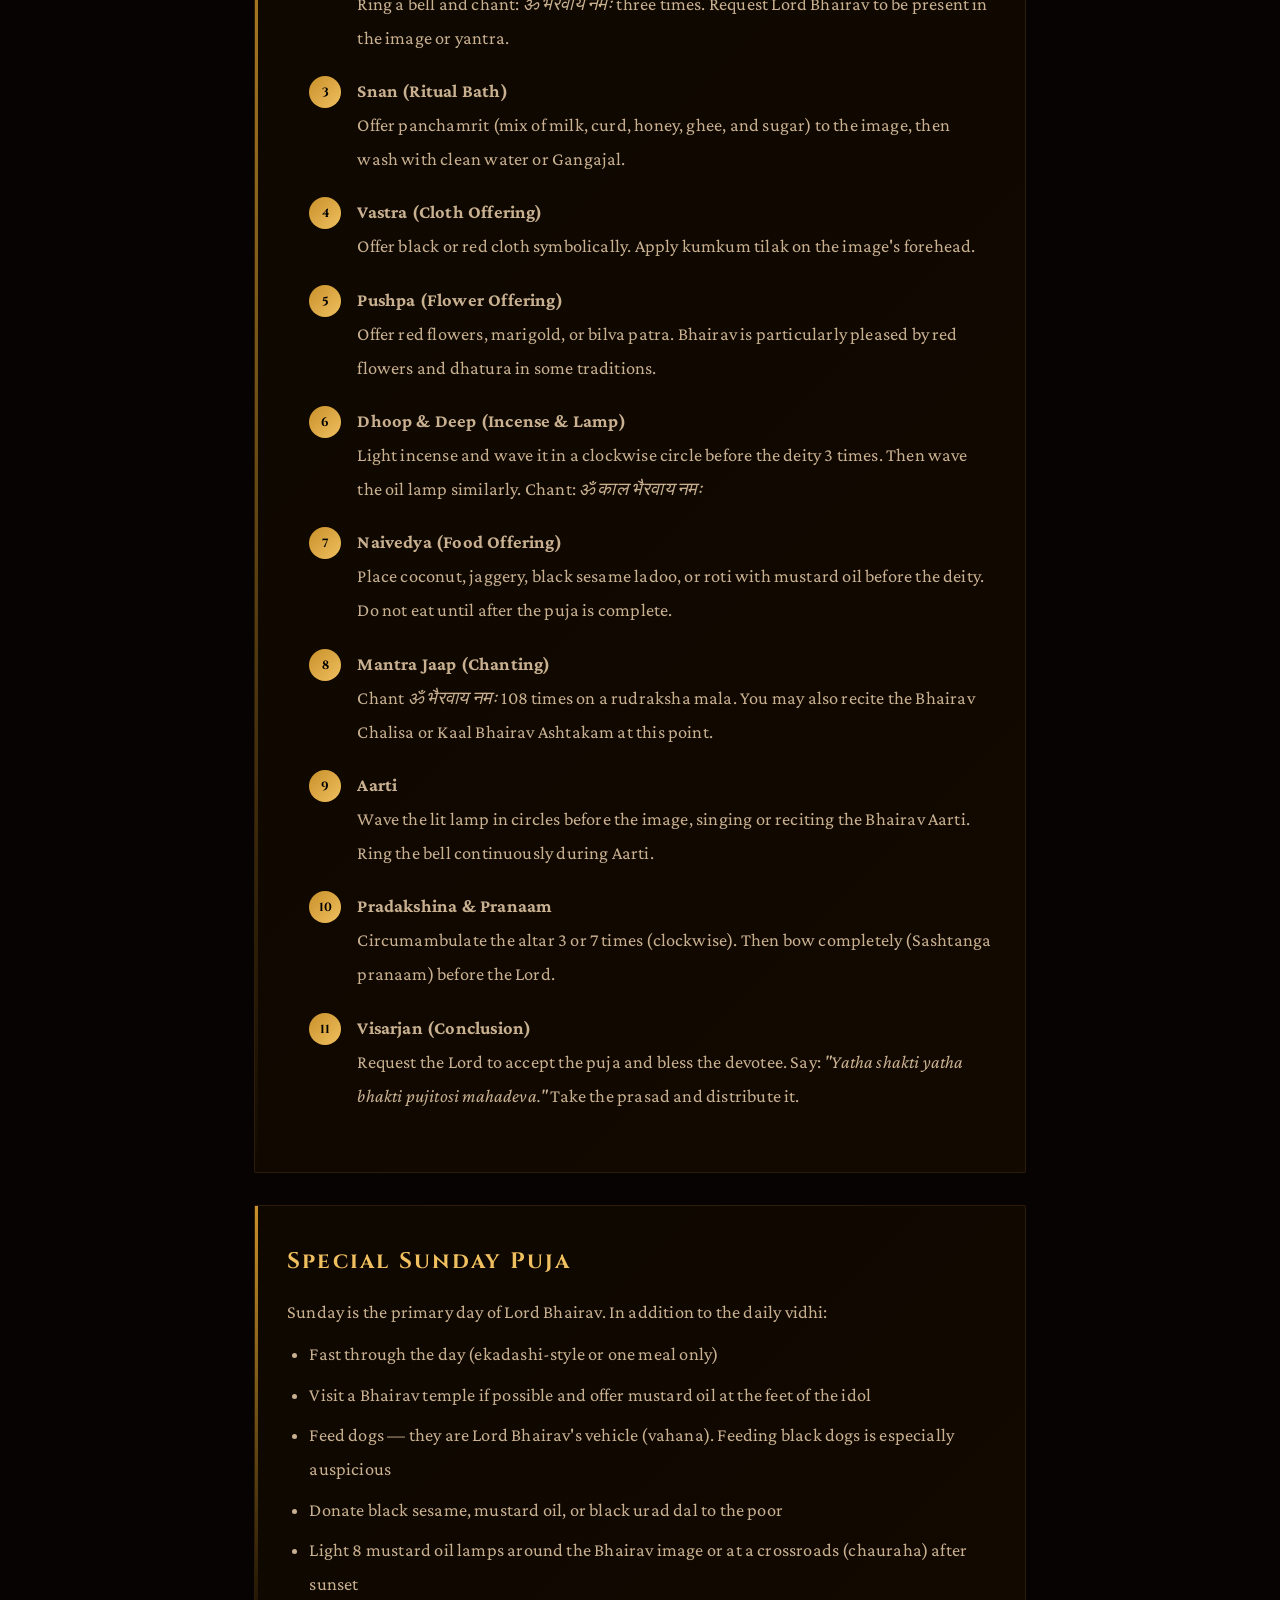
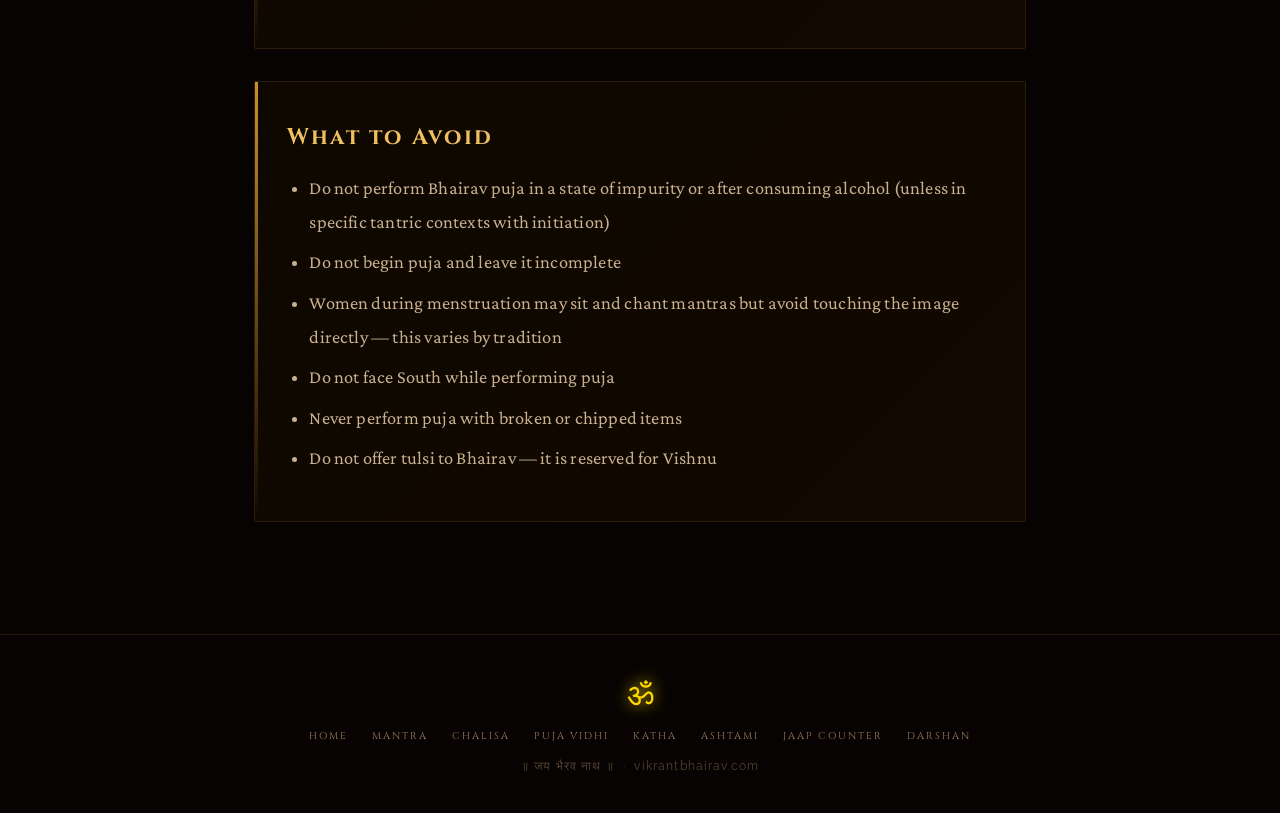
<file: puja-vidhi.html>
<!DOCTYPE html>
<html lang="en">
<head>
  <meta charset="UTF-8" />
  <meta name="viewport" content="width=device-width, initial-scale=1.0" />
  <title>Bhairav Puja Vidhi — Step by Step Ritual | Vikrant Bhairav</title>
  <meta name="description" content="Complete Bhairav puja vidhi — step by step instructions for daily puja, samagri list, special Sunday puja, and Bhairav Ashtami ritual." />
  <link rel="canonical" href="https://vikrantbhairav.com/puja-vidhi.html" />

  <meta property="og:type" content="website" />
  <meta property="og:url" content="https://vikrantbhairav.com/puja-vidhi.html" />
  <meta property="og:title" content="Bhairav Puja Vidhi — Step by Step Ritual | Vikrant Bhairav" />
  <meta property="og:description" content="Complete Bhairav puja vidhi — step by step instructions for daily puja, samagri list, special Sunday puja, and Bhairav Ashtami ritual." />
  <meta property="og:image" content="https://vikrantbhairav.com/og-image.jpg" />
  <meta name="twitter:card" content="summary_large_image" />
  <meta name="twitter:title" content="Bhairav Puja Vidhi — Step by Step Ritual" />
  <meta name="twitter:description" content="Complete Bhairav puja vidhi — step by step instructions for daily puja, samagri list, and Sunday puja." />

  <link rel="preconnect" href="https://fonts.googleapis.com" />
  <link href="https://fonts.googleapis.com/css2?family=Cinzel+Decorative:wght@400;700;900&family=Cinzel:wght@400;600;700&family=Cormorant+Garamond:wght@400;500;600;700&family=Crimson+Pro:wght@300;400;500;600&family=Raleway:wght@300;400;500&display=swap" rel="stylesheet" />
  <link rel="stylesheet" href="style.css" />
</head>
<body>

<nav class="site-nav">
  <a class="nav-logo" href="/">॥ Vikrant Bhairav ॥</a>
  <ul class="nav-links">
    <li><a href="mantra.html">Mantra</a></li>
    <li><a href="chalisa.html">Chalisa</a></li>
    <li><a href="puja-vidhi.html" class="active">Puja Vidhi</a></li>
    <li><a href="katha.html">Katha</a></li>
    <li><a href="bhairav-ashtami.html">Ashtami</a></li>
    <li><a href="jaap-counter.html">Jaap Counter</a></li>
    <li><a href="darshan.html">Darshan</a></li>
  </ul>
</nav>

<header class="page-header">
  <span class="page-header-label">॥ पूजा विधि ॥</span>
  <h1>Puja Vidhi</h1>
  <p>Step-by-step ritual to worship Lord Bhairav with devotion, purity, and proper offering.</p>
  <div class="gold-divider">
    <div class="gold-divider-line"></div>
    <div class="gold-divider-gem"></div>
    <div class="gold-divider-line"></div>
  </div>
</header>

<main class="content-wrap">

  <div class="content-section">
    <h2>Best Days & Time</h2>
    <ul>
      <li><strong>Day:</strong> Sunday (Ravivar) and every Ashtami (8th lunar day)</li>
      <li><strong>Time:</strong> Midnight (Nishitha kaal, 11:30 PM – 12:30 AM) is most powerful. Alternatively, at dusk or early morning before sunrise.</li>
      <li><strong>Month:</strong> Margashirsha month (Nov–Dec) is especially sacred for Bhairav.</li>
      <li><strong>Direction:</strong> Face North or East. Place Bhairav's image or yantra in front.</li>
    </ul>
  </div>

  <div class="content-section">
    <h2>Puja Samagri — पूजा सामग्री</h2>
    <p>Gather these items before beginning:</p>
    <div class="samagri-grid">
      <div class="samagri-item">🪔 Mustard oil lamp (sarson ka diya)</div>
      <div class="samagri-item">⚫ Black sesame seeds (kale til)</div>
      <div class="samagri-item">🥥 Coconut (nariyal)</div>
      <div class="samagri-item">🌹 Red flowers or marigold</div>
      <div class="samagri-item">🍬 Mishri or jaggery (gur)</div>
      <div class="samagri-item">🫙 Gangajal (holy water)</div>
      <div class="samagri-item">🟡 Turmeric (haldi)</div>
      <div class="samagri-item">🔴 Kumkum / Sindoor</div>
      <div class="samagri-item">🌿 Bilva patra (bel leaves)</div>
      <div class="samagri-item">🪵 Dhoop / Agarbatti (incense)</div>
      <div class="samagri-item">🥃 Panchamrit (milk, curd, honey, ghee, sugar)</div>
      <div class="samagri-item">📿 Rudraksha mala</div>
      <div class="samagri-item">🍚 Black urad dal</div>
      <div class="samagri-item">🫓 Roti with mustard oil</div>
    </div>
    <p style="margin-top:1rem;color:var(--text-dim);font-size:0.82rem;font-style:italic;">Note: Bhairav is non-vegetarian in some traditions. Alcohol and meat offerings are made in tantric traditions. For home puja, vegetarian offerings are perfectly acceptable.</p>
  </div>

  <div class="content-section">
    <h2>Daily Puja — Step by Step</h2>
    <ol class="step-list">
      <li>
        <div>
          <strong>Shuddhi (Purification)</strong><br/>
          Bathe and wear clean clothes. Sprinkle Gangajal on yourself and the puja space. Light a ghee or mustard oil lamp. Say mentally: <em>"I am performing this puja for the blessings of Lord Vikrant Bhairav."</em>
        </div>
      </li>
      <li>
        <div>
          <strong>Aavahan (Invocation)</strong><br/>
          Ring a bell and chant: <em>ॐ भैरवाय नमः</em> three times. Request Lord Bhairav to be present in the image or yantra.
        </div>
      </li>
      <li>
        <div>
          <strong>Snan (Ritual Bath)</strong><br/>
          Offer panchamrit (mix of milk, curd, honey, ghee, and sugar) to the image, then wash with clean water or Gangajal.
        </div>
      </li>
      <li>
        <div>
          <strong>Vastra (Cloth Offering)</strong><br/>
          Offer black or red cloth symbolically. Apply kumkum tilak on the image's forehead.
        </div>
      </li>
      <li>
        <div>
          <strong>Pushpa (Flower Offering)</strong><br/>
          Offer red flowers, marigold, or bilva patra. Bhairav is particularly pleased by red flowers and dhatura in some traditions.
        </div>
      </li>
      <li>
        <div>
          <strong>Dhoop & Deep (Incense & Lamp)</strong><br/>
          Light incense and wave it in a clockwise circle before the deity 3 times. Then wave the oil lamp similarly. Chant: <em>ॐ काल भैरवाय नमः</em>
        </div>
      </li>
      <li>
        <div>
          <strong>Naivedya (Food Offering)</strong><br/>
          Place coconut, jaggery, black sesame ladoo, or roti with mustard oil before the deity. Do not eat until after the puja is complete.
        </div>
      </li>
      <li>
        <div>
          <strong>Mantra Jaap (Chanting)</strong><br/>
          Chant <em>ॐ भैरवाय नमः</em> 108 times on a rudraksha mala. You may also recite the Bhairav Chalisa or Kaal Bhairav Ashtakam at this point.
        </div>
      </li>
      <li>
        <div>
          <strong>Aarti</strong><br/>
          Wave the lit lamp in circles before the image, singing or reciting the Bhairav Aarti. Ring the bell continuously during Aarti.
        </div>
      </li>
      <li>
        <div>
          <strong>Pradakshina & Pranaam</strong><br/>
          Circumambulate the altar 3 or 7 times (clockwise). Then bow completely (Sashtanga pranaam) before the Lord.
        </div>
      </li>
      <li>
        <div>
          <strong>Visarjan (Conclusion)</strong><br/>
          Request the Lord to accept the puja and bless the devotee. Say: <em>"Yatha shakti yatha bhakti pujitosi mahadeva."</em> Take the prasad and distribute it.
        </div>
      </li>
    </ol>
  </div>

  <div class="content-section">
    <h2>Special Sunday Puja</h2>
    <p>Sunday is the primary day of Lord Bhairav. In addition to the daily vidhi:</p>
    <ul>
      <li>Fast through the day (ekadashi-style or one meal only)</li>
      <li>Visit a Bhairav temple if possible and offer mustard oil at the feet of the idol</li>
      <li>Feed dogs — they are Lord Bhairav's vehicle (vahana). Feeding black dogs is especially auspicious</li>
      <li>Donate black sesame, mustard oil, or black urad dal to the poor</li>
      <li>Light 8 mustard oil lamps around the Bhairav image or at a crossroads (chauraha) after sunset</li>
    </ul>
  </div>

  <div class="content-section">
    <h2>What to Avoid</h2>
    <ul>
      <li>Do not perform Bhairav puja in a state of impurity or after consuming alcohol (unless in specific tantric contexts with initiation)</li>
      <li>Do not begin puja and leave it incomplete</li>
      <li>Women during menstruation may sit and chant mantras but avoid touching the image directly — this varies by tradition</li>
      <li>Do not face South while performing puja</li>
      <li>Never perform puja with broken or chipped items</li>
      <li>Do not offer tulsi to Bhairav — it is reserved for Vishnu</li>
    </ul>
  </div>

</main>

<footer class="site-footer">
  <span class="footer-om">ॐ</span>
  <div class="footer-links">
    <a href="/">Home</a>
    <a href="mantra.html">Mantra</a>
    <a href="chalisa.html">Chalisa</a>
    <a href="puja-vidhi.html">Puja Vidhi</a>
    <a href="katha.html">Katha</a>
    <a href="bhairav-ashtami.html">Ashtami</a>
    <a href="jaap-counter.html">Jaap Counter</a>
    <a href="darshan.html">Darshan</a>
  </div>
  <p class="footer-copy">॥ जय भैरव नाथ ॥ &nbsp;·&nbsp; vikrantbhairav.com</p>
</footer>

</body>
</html>
</file>
<file: style.css>
/* ── SHARED STYLESHEET — vikrantbhairav.com ── */
*, *::before, *::after { margin: 0; padding: 0; box-sizing: border-box; }

:root {
  --gold: #c8902a;
  --gold-light: #f0c060;
  --gold-glow: #ffd700;
  --deep-red: #8b0000;
  --crimson: #c0392b;
  --dark: #0c0805;
  --darker: #060302;
  --card-bg: #100a02;
  --text-light: #f5e6c8;
  --text-dim: #a08060;
  --text-body: #c8b090;
  --font-display: 'Cinzel Decorative', serif;
  --font-label: 'Cinzel', serif;
  --font-body: 'Crimson Pro', serif;
  --font-ui: 'Raleway', sans-serif;
}

html { scroll-behavior: smooth; }

body {
  background: var(--darker);
  color: var(--text-light);
  font-family: var(--font-ui);
  overflow-x: hidden;
  min-height: 100vh;
  position: relative;
}

/* Vignette — deepens the corners for a mystical, candlelit feel */
body::after {
  content: '';
  position: fixed;
  inset: 0;
  pointer-events: none;
  z-index: 300;
  background: radial-gradient(ellipse 80% 70% at 50% 40%, transparent 55%, rgba(0,0,0,0.6) 100%);
}

/* ── NAV ── */
.site-nav {
  position: fixed;
  top: 0; left: 0; right: 0;
  z-index: 500;
  background: rgba(3,3,3,0.92);
  backdrop-filter: blur(12px);
  border-bottom: 1px solid rgba(200,144,42,0.2);
  padding: 0 2rem;
  height: 56px;
  display: flex;
  align-items: center;
  justify-content: space-between;
  gap: 1rem;
}

.nav-logo {
  font-family: var(--font-display);
  font-size: clamp(0.75rem, 2vw, 1rem);
  background: linear-gradient(90deg, var(--gold-light), var(--gold));
  -webkit-background-clip: text;
  -webkit-text-fill-color: transparent;
  background-clip: text;
  text-decoration: none;
  white-space: nowrap;
  flex-shrink: 0;
}

.nav-links {
  display: flex;
  list-style: none;
  gap: clamp(0.6rem, 2vw, 1.8rem);
  flex-wrap: wrap;
}

.nav-links a {
  font-family: var(--font-label);
  font-size: clamp(0.55rem, 1.2vw, 0.72rem);
  letter-spacing: 0.18em;
  color: var(--text-dim);
  text-decoration: none;
  text-transform: uppercase;
  transition: color 0.25s;
  white-space: nowrap;
}
.nav-links a:hover,
.nav-links a.active { color: var(--gold-glow); }

/* ── PAGE HEADER (content pages) ── */
.page-header {
  padding: 120px 2rem 60px;
  text-align: center;
  position: relative;
  overflow: hidden;
}
.page-header::before {
  content: '';
  position: absolute;
  inset: 0;
  background: radial-gradient(ellipse 70% 60% at 50% 0%, rgba(180,40,0,0.3) 0%, transparent 70%);
  pointer-events: none;
}
.page-header-label {
  font-family: var(--font-label);
  font-size: 0.65rem;
  letter-spacing: 0.5em;
  color: var(--gold);
  text-transform: uppercase;
  margin-bottom: 1rem;
  display: block;
}
.page-header h1 {
  font-family: var(--font-display);
  font-size: clamp(2rem, 6vw, 4rem);
  background: linear-gradient(180deg, #fff8e8 0%, var(--gold-light) 50%, var(--gold) 100%);
  -webkit-background-clip: text;
  -webkit-text-fill-color: transparent;
  background-clip: text;
  filter: drop-shadow(0 0 14px rgba(200,144,42,0.4));
  line-height: 1.15;
}
.page-header p {
  margin-top: 1rem;
  font-family: var(--font-body);
  font-size: clamp(0.95rem, 2.2vw, 1.15rem);
  color: var(--text-dim);
  max-width: 520px;
  margin-left: auto;
  margin-right: auto;
  line-height: 1.8;
}

/* ── DIVIDER ── */
.gold-divider {
  display: flex;
  align-items: center;
  gap: 1rem;
  justify-content: center;
  margin: 2rem auto;
}
.gold-divider-line {
  height: 1px;
  width: min(100px, 20vw);
  background: linear-gradient(90deg, transparent, var(--gold));
}
.gold-divider-line:last-child { background: linear-gradient(90deg, var(--gold), transparent); }
.gold-divider-gem {
  width: 8px; height: 8px;
  background: var(--gold-glow);
  transform: rotate(45deg);
  box-shadow: 0 0 8px var(--gold-glow);
}

/* ── CONTENT CONTAINER ── */
.content-wrap {
  max-width: 820px;
  margin: 0 auto;
  padding: 0 1.5rem 5rem;
}

/* ── SECTION BLOCKS ── */
.content-section {
  background: linear-gradient(135deg, #0e0800 0%, #120900 100%);
  border: 1px solid rgba(200,144,42,0.15);
  border-radius: 2px;
  padding: 2.5rem 2rem;
  margin-bottom: 2rem;
  position: relative;
}
.content-section::before {
  content: '';
  position: absolute;
  top: 0; left: 0;
  width: 3px; height: 100%;
  background: linear-gradient(180deg, var(--gold), transparent);
}
.content-section h2 {
  font-family: var(--font-label);
  font-size: clamp(1rem, 3vw, 1.4rem);
  color: var(--gold-light);
  letter-spacing: 0.1em;
  margin-bottom: 1.2rem;
}
.content-section h3 {
  font-family: var(--font-label);
  font-size: 0.9rem;
  color: var(--gold);
  letter-spacing: 0.15em;
  margin: 1.5rem 0 0.6rem;
  text-transform: uppercase;
}
.content-section p,
.content-section li {
  font-family: var(--font-body);
  font-size: clamp(0.98rem, 2.2vw, 1.15rem);
  line-height: 1.85;
  color: var(--text-body);
  letter-spacing: 0.01em;
}
.content-section ul,
.content-section ol {
  padding-left: 1.4rem;
  margin-top: 0.5rem;
}
.content-section li { margin-bottom: 0.4rem; }

/* Sanskrit / mantra text */
.mantra-block {
  background: rgba(0,0,0,0.3);
  border-left: 2px solid var(--gold);
  padding: 1.2rem 1.5rem;
  margin: 1.2rem 0;
  font-size: clamp(1rem, 2.5vw, 1.2rem);
  line-height: 2.1;
  color: var(--gold-light);
  font-family: var(--font-label);
  letter-spacing: 0.06em;
}
.mantra-transliteration {
  color: var(--text-dim);
  font-family: var(--font-body);
  font-size: 1rem;
  font-style: italic;
  margin-top: 0.5rem;
  letter-spacing: 0.02em;
}
.mantra-meaning {
  color: var(--text-body);
  font-family: var(--font-body);
  font-size: 0.98rem;
  margin-top: 0.5rem;
  line-height: 1.8;
}

/* Chalisa verse */
.verse {
  margin-bottom: 1.4rem;
  padding-bottom: 1.4rem;
  border-bottom: 1px solid rgba(200,144,42,0.08);
}
.verse:last-child { border-bottom: none; }
.verse-num {
  font-family: var(--font-label);
  font-size: 0.6rem;
  color: var(--crimson);
  letter-spacing: 0.3em;
  display: block;
  margin-bottom: 0.4rem;
}
.verse-hindi {
  font-size: clamp(1rem, 2.5vw, 1.15rem);
  color: var(--gold-light);
  line-height: 2;
  font-family: 'Raleway', sans-serif;
}

/* Steps */
.step-list { list-style: none; padding: 0; counter-reset: steps; }
.step-list li {
  counter-increment: steps;
  display: flex;
  gap: 1rem;
  margin-bottom: 1.2rem;
  align-items: flex-start;
}
.step-list li::before {
  content: counter(steps);
  min-width: 32px;
  height: 32px;
  background: linear-gradient(135deg, var(--gold), var(--gold-light));
  color: #000;
  border-radius: 50%;
  display: flex;
  align-items: center;
  justify-content: center;
  font-family: var(--font-label);
  font-size: 0.75rem;
  font-weight: 700;
  flex-shrink: 0;
  margin-top: 2px;
}

/* Puja items table */
.samagri-grid {
  display: grid;
  grid-template-columns: repeat(auto-fill, minmax(160px, 1fr));
  gap: 0.6rem;
  margin-top: 0.8rem;
}
.samagri-item {
  background: rgba(200,144,42,0.06);
  border: 1px solid rgba(200,144,42,0.15);
  padding: 0.5rem 0.8rem;
  font-size: 0.82rem;
  color: var(--text-body);
  border-radius: 1px;
}

/* Tag chips */
.tag-row { display: flex; flex-wrap: wrap; gap: 0.5rem; margin-top: 0.8rem; }
.tag {
  font-family: var(--font-label);
  font-size: 0.6rem;
  letter-spacing: 0.2em;
  color: var(--gold);
  border: 1px solid rgba(200,144,42,0.3);
  padding: 0.3rem 0.85rem;
  border-radius: 999px;
  text-transform: uppercase;
  transition: border-color 0.25s, color 0.25s;
}
.tag:hover { border-color: var(--crimson); color: var(--gold-light); }

/* ── DARSHAN FORM ── */
.darshan-form { display: flex; flex-direction: column; gap: 1.2rem; }
.form-group { display: flex; flex-direction: column; gap: 0.4rem; }
.form-group label {
  font-family: var(--font-label);
  font-size: 0.65rem;
  letter-spacing: 0.25em;
  color: var(--gold);
  text-transform: uppercase;
}
.form-group input,
.form-group textarea,
.form-group select {
  background: rgba(0,0,0,0.4);
  border: 1px solid rgba(200,144,42,0.25);
  color: var(--text-light);
  padding: 0.75rem 1rem;
  font-family: var(--font-ui);
  font-size: 0.9rem;
  outline: none;
  transition: border-color 0.25s;
  border-radius: 1px;
  width: 100%;
}
.form-group input:focus,
.form-group textarea:focus { border-color: var(--gold); }
.form-group textarea { resize: vertical; min-height: 120px; }
.form-submit {
  font-family: var(--font-label);
  font-size: 0.75rem;
  letter-spacing: 0.3em;
  color: #000;
  background: linear-gradient(90deg, var(--gold), var(--gold-glow));
  border: none;
  padding: 0.9rem 2.5rem;
  cursor: pointer;
  text-transform: uppercase;
  box-shadow: 0 0 0 rgba(192,57,43,0);
  transition: opacity 0.25s, transform 0.2s, box-shadow 0.3s;
  align-self: flex-start;
}
.form-submit:hover {
  opacity: 0.92;
  transform: translateY(-1px);
  box-shadow: 0 4px 18px rgba(192,57,43,0.35);
}

/* ── FOOTER ── */
.site-footer {
  border-top: 1px solid rgba(200,144,42,0.15);
  padding: 2.5rem 2rem;
  text-align: center;
}
.footer-om {
  font-size: 2rem;
  color: var(--gold-glow);
  text-shadow: 0 0 16px var(--gold-glow);
  display: block;
  margin-bottom: 0.5rem;
}
.footer-links { display: flex; flex-wrap: wrap; gap: 1.5rem; justify-content: center; margin: 1rem 0; }
.footer-links a {
  font-family: var(--font-label);
  font-size: 0.62rem;
  letter-spacing: 0.2em;
  color: var(--text-dim);
  text-decoration: none;
  text-transform: uppercase;
  transition: color 0.2s;
}
.footer-links a:hover { color: var(--gold); }
.footer-copy {
  font-size: 0.72rem;
  color: rgba(160,128,96,0.5);
  letter-spacing: 0.1em;
}

/* ── RESPONSIVE ── */
@media (max-width: 600px) {
  .nav-links { gap: 0.5rem; }
  .content-section { padding: 1.8rem 1.2rem; }
  .mantra-block { padding: 1rem; }
}
</file>
